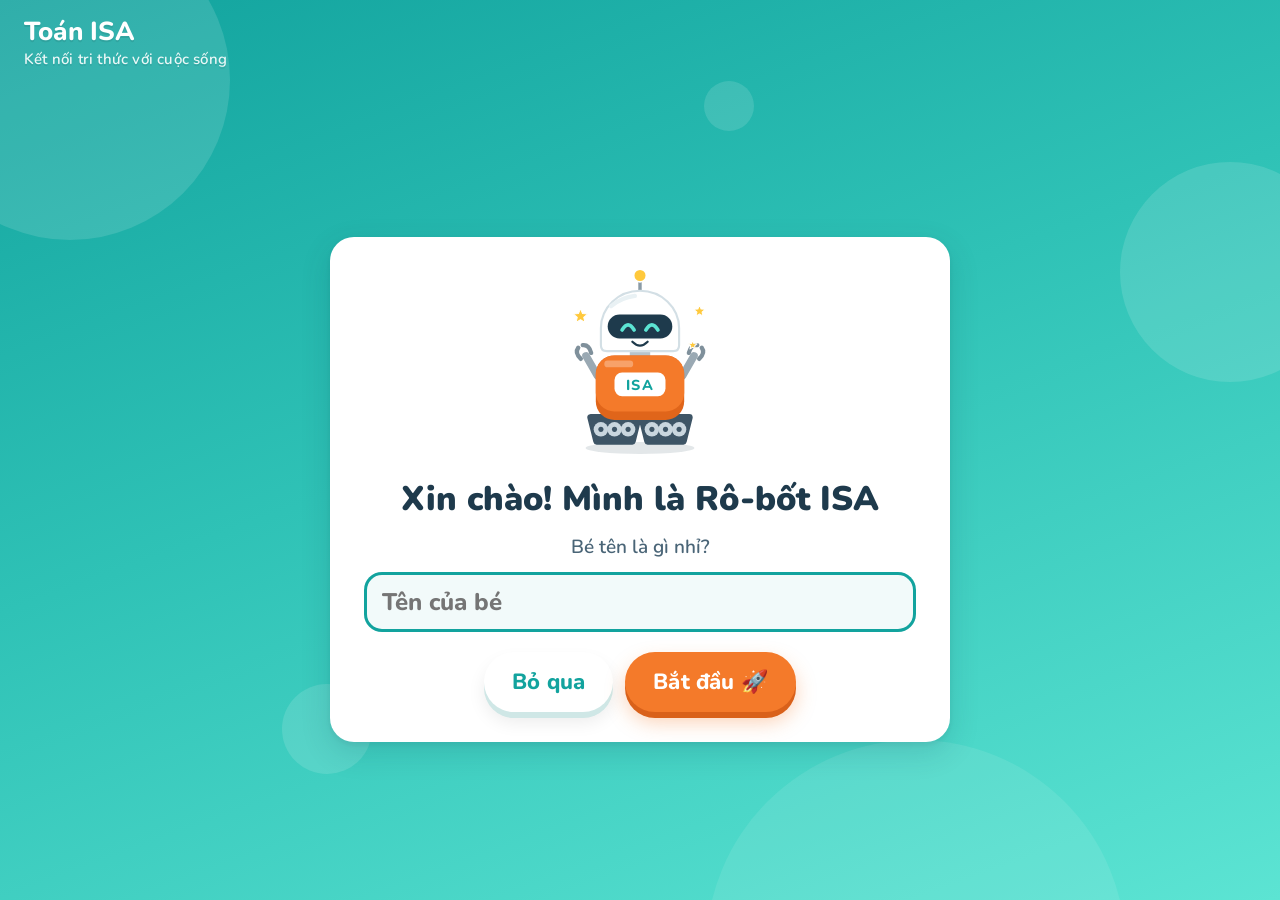
<file: index.html>
<!doctype html>
<html lang="vi">
<head>
<meta charset="utf-8">
<meta name="viewport" content="width=device-width, initial-scale=1, maximum-scale=1, user-scalable=no, viewport-fit=cover">
<title>Toán ISA</title>
<meta name="description" content="Luyện Toán lớp 2–5 theo SGK Kết nối tri thức với cuộc sống">
<meta name="theme-color" content="#12A39E">
<meta name="apple-mobile-web-app-capable" content="yes">
<meta name="mobile-web-app-capable" content="yes">
<meta name="apple-mobile-web-app-status-bar-style" content="black-translucent">
<meta name="apple-mobile-web-app-title" content="Toán ISA">
<link rel="manifest" href="manifest.webmanifest">
<link rel="icon" href="icons/icon.svg" type="image/svg+xml">
<link rel="apple-touch-icon" href="icons/apple-touch-icon.png">
<!-- Chalk handwriting font with Vietnamese glyphs; cached by the service worker for offline use. -->
<link rel="preconnect" href="https://fonts.googleapis.com">
<link rel="preconnect" href="https://fonts.gstatic.com" crossorigin>
<link rel="stylesheet" href="https://fonts.googleapis.com/css2?family=Patrick+Hand&display=swap">
<!-- Nunito: the app's own rounded font (user, 2026-11-24), the same on every device; one variable file covers 400–900 -->
<link rel="stylesheet" href="https://fonts.googleapis.com/css2?family=Nunito:wght@400..900&display=swap">
<link rel="stylesheet" href="https://fonts.googleapis.com/css2?family=Fredoka:wght@700&text=0123456789&display=swap">
<link rel="stylesheet" href="css/app.css">
</head>
<body>
<div class="bg-deco"><i></i><i></i><i></i><i></i><i></i></div>
<div id="app"></div>
<script src="js/util.js" charset="utf-8"></script>
<script src="js/visuals.js" charset="utf-8"></script>
<script src="js/content/lop1.js" charset="utf-8"></script>
<script src="js/content/lop2.js" charset="utf-8"></script>
<script src="js/content/lop3.js" charset="utf-8"></script>
<script src="js/content/lop4.js" charset="utf-8"></script>
<script src="js/content/lop5.js" charset="utf-8"></script>
<script src="js/content/dethi.js" charset="utf-8"></script>
<script src="js/content/dethi-lop1.js" charset="utf-8"></script>
<script src="js/content/nangcao.js" charset="utf-8"></script>
<script src="js/content/nangcao-lop1.js" charset="utf-8"></script>
<script src="js/content/nangcao-lop2.js" charset="utf-8"></script>
<script src="js/content/nangcao-lop3.js" charset="utf-8"></script>
<script src="js/content/nangcao-lop4.js" charset="utf-8"></script>
<script src="js/content/nangcao-lop5.js" charset="utf-8"></script>
<script src="js/content/dangtoan.js" charset="utf-8"></script>
<script src="js/content/dangtoan-lop1.js" charset="utf-8"></script>
<script src="js/content/dangtoan-lop2.js" charset="utf-8"></script>
<script src="js/content/dangtoan-lop3.js" charset="utf-8"></script>
<script src="js/content/dangtoan-lop4.js" charset="utf-8"></script>
<script src="js/content/dangtoan-lop5.js" charset="utf-8"></script>
<script src="js/content/lichsu.js" charset="utf-8"></script>
<script src="js/scratch.js" charset="utf-8"></script>
<script src="js/hand-cnn.js" charset="utf-8"></script>
<script src="js/hand.js" charset="utf-8"></script>
<script src="js/isa-voice.js" charset="utf-8"></script>
<script src="js/story.js" charset="utf-8"></script>
<script src="js/dangtoan.js" charset="utf-8"></script>
<script src="js/core.js" charset="utf-8"></script>
</body>
</html>
</file>
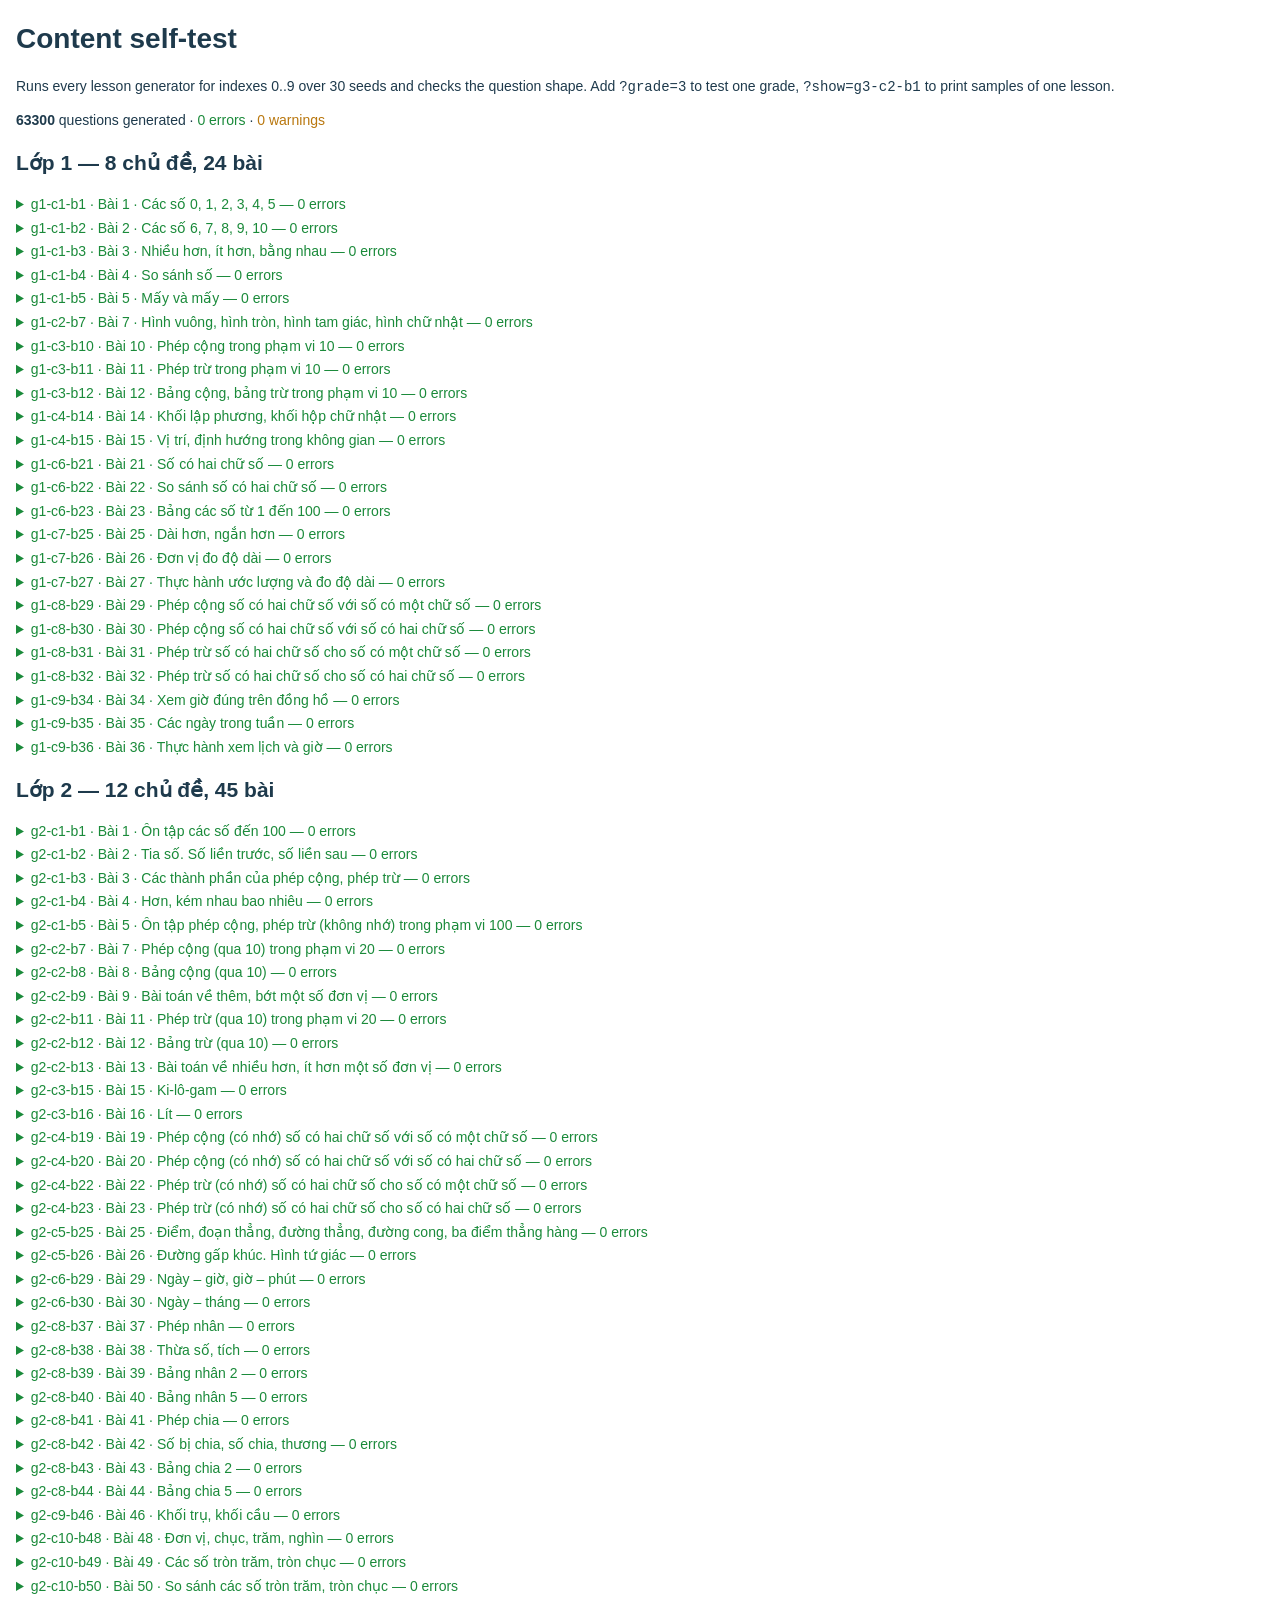
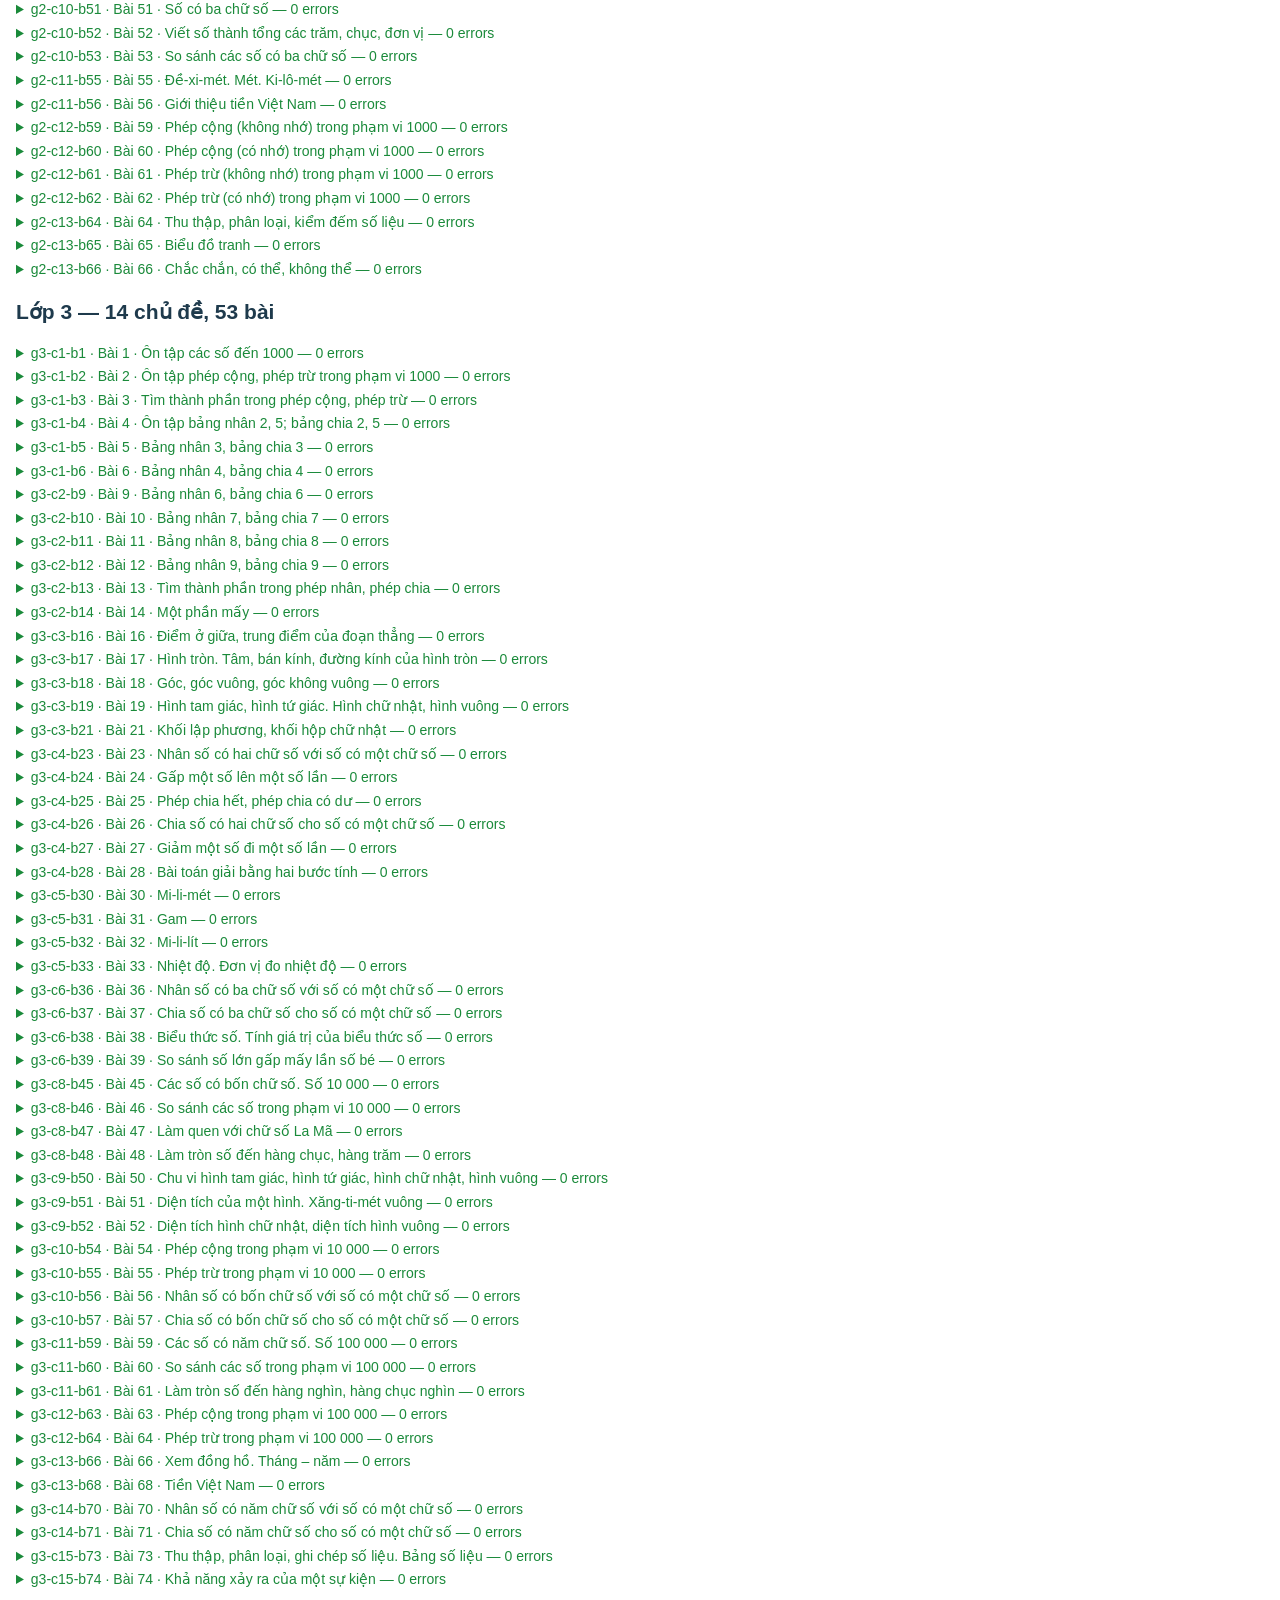
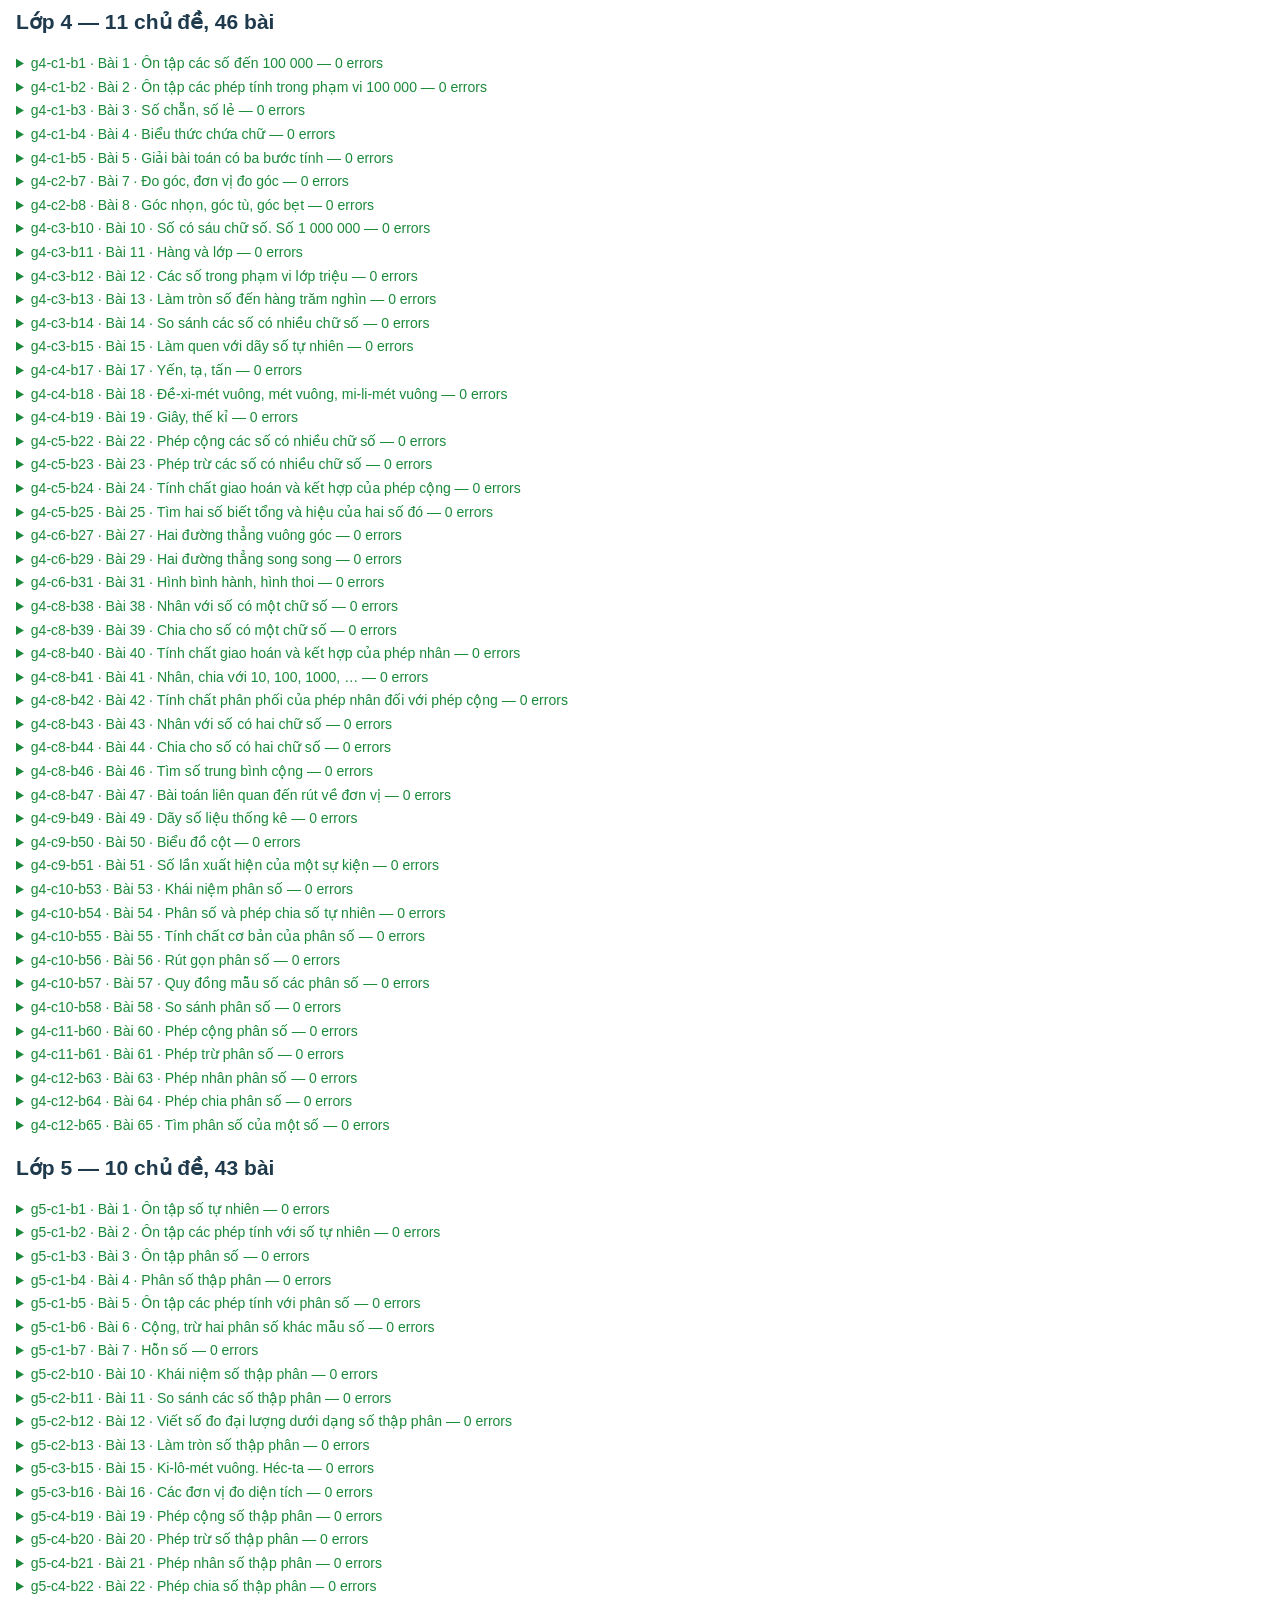
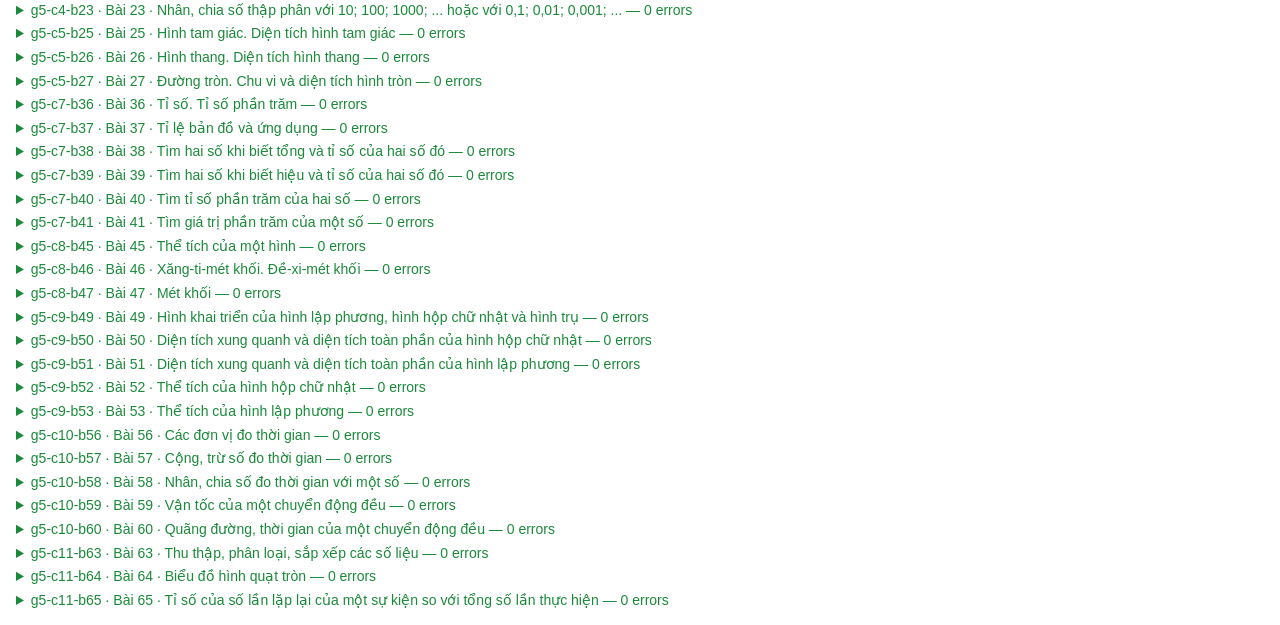
<file: test-content.html>
<!doctype html>
<html lang="vi">
<head>
<meta charset="utf-8">
<meta name="viewport" content="width=device-width, initial-scale=1">
<title>Content self-test</title>
<style>
  body { font: 14px/1.4 -apple-system, Segoe UI, sans-serif; margin: 16px; color: #1E3A4C; }
  .ok { color: #1a8a3a; } .bad { color: #c0392b; font-weight: 600; } .warn { color: #b9770e; }
  pre { white-space: pre-wrap; background: #f4f8f8; padding: 8px; border-radius: 8px; }
  details { margin: 4px 0; }
</style>
</head>
<body>
<h1>Content self-test</h1>
<p>Runs every lesson generator for indexes 0..9 over 30 seeds and checks the question shape.
Add <code>?grade=3</code> to test one grade, <code>?show=g3-c2-b1</code> to print samples of one lesson.</p>
<div id="out">running…</div>
<script src="js/util.js"></script>
<script src="js/visuals.js" onerror="window.__noV=true"></script>
<script src="js/content/lop1.js" onerror="console.warn('no lop1')"></script>
<script src="js/content/lop2.js" onerror="console.warn('no lop2')"></script>
<script src="js/content/lop3.js" onerror="console.warn('no lop3')"></script>
<script src="js/content/lop4.js" onerror="console.warn('no lop4')"></script>
<script src="js/content/lop5.js" onerror="console.warn('no lop5')"></script>
<script>
(function () {
  const q = new URLSearchParams(location.search);
  const onlyGrade = q.get('grade') ? Number(q.get('grade')) : null;
  const show = q.get('show');
  const out = document.getElementById('out');
  const lines = [];
  const vtypes = (window.V && V.types) ? new Set(V.types) : null;
  const KINDS = new Set(['choice', 'number', 'fraction', 'text', 'visual']);
  let total = 0, errors = 0, warns = 0;
  const ids = new Set();
  const esc = s => String(s).replace(/[&<>]/g, c => ({ '&': '&amp;', '<': '&lt;', '>': '&gt;' }[c]));

  function checkVisual(v, where, errs) {
    if (!v) return;
    if (!v.type) errs.push(where + ': visual without type');
    else if (vtypes && !vtypes.has(v.type)) errs.push(where + ': visual type not in V.types: ' + v.type);
  }

  for (const g of (window.CURRICULUM || []).sort((a, b) => a.grade - b.grade)) {
    if (onlyGrade && g.grade !== onlyGrade) continue;
    let nLessons = 0;
    const gLines = [];
    for (const t of g.topics) {
      if (ids.has(t.id)) gLines.push(`<div class=bad>duplicate id ${t.id}</div>`); ids.add(t.id);
      for (const L of t.lessons) {
        nLessons++;
        if (ids.has(L.id)) gLines.push(`<div class=bad>duplicate id ${L.id}</div>`); ids.add(L.id);
        const errs = [], w = [];
        (L.learn || []).forEach((c, k) => checkVisual(c.visual, 'learn[' + k + ']', errs));
        if (!L.learn || !L.learn.length) w.push('no learn cards');
        const prompts = new Set();
        const samples = [];
        for (let seed = 1; seed <= 30; seed++) {
          for (let i = 0; i < 10; i++) {
            total++;
            let qn;
            try { qn = L.gen(U.makeRng(seed * 1000 + i), i); }
            catch (e) { errs.push(`seed ${seed} i ${i}: throws ${e.message}`); continue; }
            const where = `seed ${seed} i ${i}`;
            if (!qn || !qn.prompt) { errs.push(where + ': no prompt'); continue; }
            prompts.add(qn.prompt);
            const a = qn.answer;
            if (!a || !KINDS.has(a.kind)) { errs.push(where + ': bad answer kind'); continue; }
            if (a.kind === 'choice' || a.kind === 'text') {
              if (!Array.isArray(a.options) || a.options.length < 2) errs.push(where + ': <2 options');
              else if (!(a.correct >= 0 && a.correct < a.options.length)) errs.push(where + ': correct index out of range');
              else if (new Set(a.options).size !== a.options.length) errs.push(where + ': duplicate options ' + a.options.join('|'));
            }
            if (a.kind === 'number' && !(typeof a.value === 'number' && isFinite(a.value))) errs.push(where + ': number value invalid');
            if (a.kind === 'number' && a.value < 0) errs.push(where + ': negative answer');
            if (a.kind === 'fraction' && !(a.den > 0)) errs.push(where + ': fraction den invalid');
            if (a.kind === 'visual' && typeof a.check !== 'function') errs.push(where + ': visual answer without check');
            if (a.kind === 'visual' && !(qn.visual)) errs.push(where + ': visual answer without visual');
            if (!qn.explain) w.push('missing explain');
            if (!qn.hint) w.push('missing hint');
            checkVisual(qn.visual, where, errs);
            checkVisual(qn.hintVisual, where + ' hint', errs);
            if (/NaN|undefined|Infinity/.test(JSON.stringify(qn))) errs.push(where + ': NaN/undefined in text: ' + qn.prompt);
            if (seed <= 2) samples.push(qn);
          }
        }
        if (prompts.size < 4) w.push('low variety: ' + prompts.size + ' distinct prompts');
        errors += errs.length; warns += new Set(w).size;
        const uniqErr = [...new Set(errs)].slice(0, 6);
        const cls = errs.length ? 'bad' : (w.length ? 'warn' : 'ok');
        let html = `<details${(errs.length || show === L.id) ? ' open' : ''}><summary class=${cls}>${esc(L.id)} · ${esc(L.book || '')} · ${esc(L.title)} — ${errs.length} errors${w.length ? ', ' + [...new Set(w)].join(', ') : ''}</summary>`;
        if (uniqErr.length) html += '<pre>' + esc(uniqErr.join('\n')) + '</pre>';
        if (show === L.id) html += '<pre>' + esc(samples.map(s => {
          const a = s.answer; let ans = a.kind === 'choice' || a.kind === 'text' ? a.options[a.correct] : a.kind === 'number' ? a.value + (a.unit ? ' ' + a.unit : '') : a.kind === 'fraction' ? a.num + '/' + a.den : '(visual)';
          return `${s.prompt}\n  → ${ans}${s.visual ? '  [' + s.visual.type + ']' : ''}\n  ${s.explain || ''}`;
        }).join('\n\n')) + '</pre>';
        gLines.push(html + '</details>');
      }
    }
    lines.push(`<h2>${esc(g.title)} — ${g.topics.length} chủ đề, ${nLessons} bài</h2>` + gLines.join(''));
  }
  out.innerHTML = `<p><b>${total}</b> questions generated · <span class=${errors ? 'bad' : 'ok'}>${errors} errors</span> · <span class=warn>${warns} warnings</span>${vtypes ? '' : ' · <span class=warn>visuals.js not loaded: visual types not checked</span>'}</p>` + lines.join('');
  window.__result = { total, errors, warns };
})();
</script>
</body>
</html>
</file>
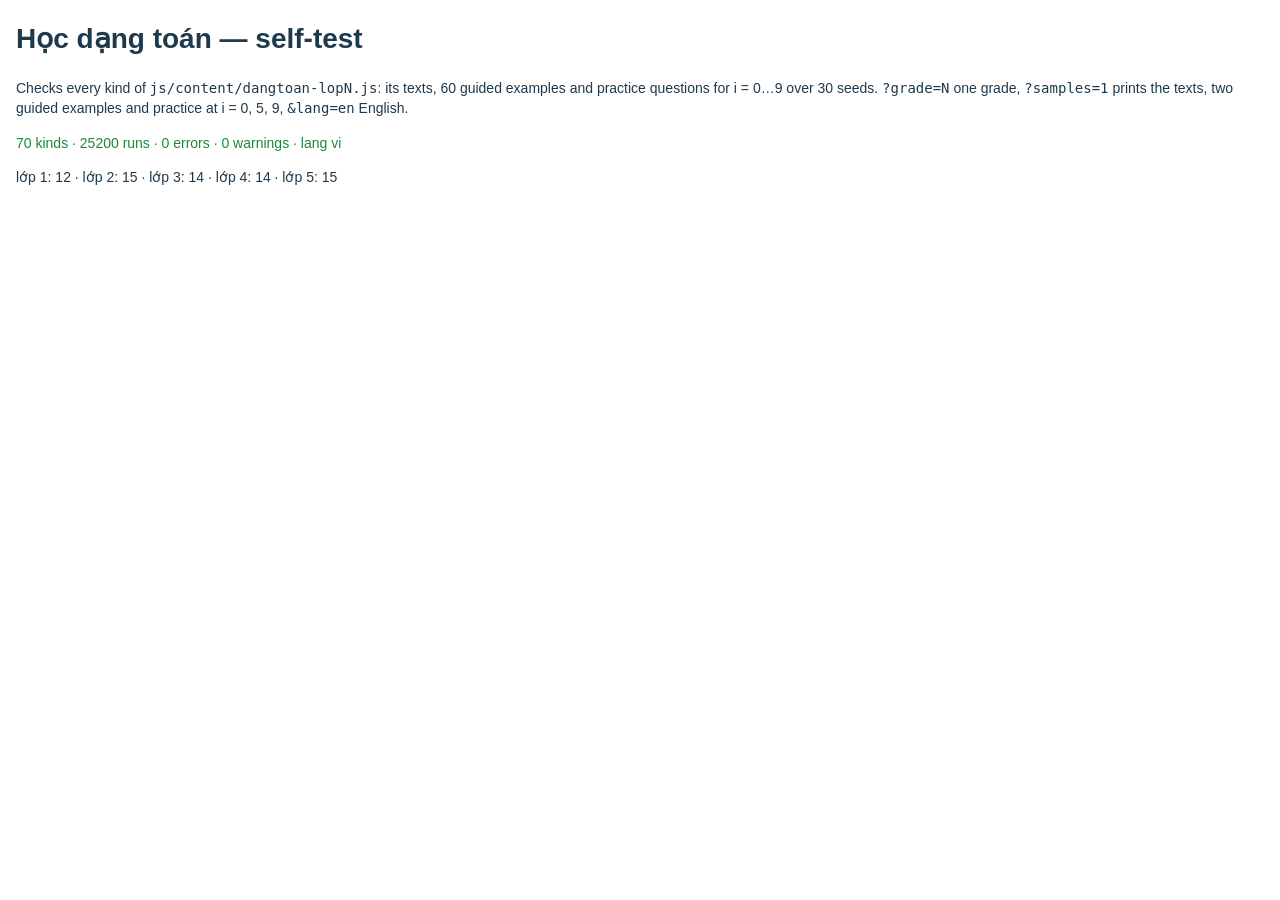
<file: test-dangtoan.html>
<!doctype html>
<html lang="vi">
<head>
<meta charset="utf-8">
<meta name="viewport" content="width=device-width, initial-scale=1">
<title>Dạng toán self-test</title>
<style>
  body { font: 14px/1.45 -apple-system, Segoe UI, sans-serif; margin: 16px; color: #1E3A4C; }
  .ok { color: #1a8a3a; } .bad { color: #c0392b; font-weight: 600; } .warn { color: #b9770e; }
  pre { white-space: pre-wrap; background: #f4f8f8; padding: 8px; border-radius: 8px; margin: 4px 0; }
  h3 { margin: 18px 0 4px; }
</style>
</head>
<body>
<h1>Học dạng toán — self-test</h1>
<p>Checks every kind of <code>js/content/dangtoan-lopN.js</code>: its texts, 60 guided examples and practice questions
for i = 0…9 over 30 seeds. <code>?grade=N</code> one grade, <code>?samples=1</code> prints the texts, two guided examples
and practice at i = 0, 5, 9, <code>&amp;lang=en</code> English.</p>
<div id="out">running…</div>
<script src="js/util.js"></script>
<script src="js/visuals.js" onerror="window.__noV=true"></script>
<script src="js/content/nangcao.js"></script>
<script src="js/content/nangcao-lop1.js"></script>
<script src="js/content/nangcao-lop2.js"></script>
<script src="js/content/nangcao-lop3.js"></script>
<script src="js/content/nangcao-lop4.js"></script>
<script src="js/content/nangcao-lop5.js"></script>
<script src="js/content/dangtoan.js"></script>
<script src="js/content/dangtoan-lop1.js" onerror="console.warn('no dangtoan-lop1')"></script>
<script src="js/content/dangtoan-lop2.js" onerror="console.warn('no dangtoan-lop2')"></script>
<script src="js/content/dangtoan-lop3.js" onerror="console.warn('no dangtoan-lop3')"></script>
<script src="js/content/dangtoan-lop4.js" onerror="console.warn('no dangtoan-lop4')"></script>
<script src="js/content/dangtoan-lop5.js" onerror="console.warn('no dangtoan-lop5')"></script>
<script>
(function () {
  const qs = new URLSearchParams(location.search);
  const onlyGrade = qs.get('grade') ? Number(qs.get('grade')) : null;
  const samples = qs.get('samples');
  const out = document.getElementById('out');
  const esc = s => String(s).replace(/[&<>]/g, c => ({ '&': '&amp;', '<': '&lt;', '>': '&gt;' }[c]));
  const MAXN = { 1: 100, 2: 1000, 3: 100000, 4: 1e9, 5: 1e12 };
  const lines = [];
  let errors = 0, warns = 0, kinds = 0, runs = 0;
  const bad = m => { errors++; if (errors < 200) lines.push(`<div class="bad">✗ ${esc(m)}</div>`); };
  const warn = m => { warns++; lines.push(`<div class="warn">⚠ ${esc(m)}</div>`); };
  const strOk = s => typeof s === 'string' && s.trim() && !/undefined|NaN|\[object|null|Infinity/.test(s);
  const numsIn = s => (String(s).match(/\d{1,3}(?:[  ]\d{3})+(?:,\d+)?|\d+(?:,\d+)?/g) || []).map(t => U.parseNum(t));
  const noYears = s => String(s).replace(/(năm|year|in|of)\s+\d{4}/gi, '');

  function checkAnswer(A, where, grade, allowFraction) {
    if (!A || !A.kind) return bad(`${where}: no answer`);
    if (A.kind === 'number') {
      if (typeof A.value !== 'number' || !isFinite(A.value) || A.value < 0) bad(`${where}: bad number ${A.value}`);
      else if (Math.abs(U.round(A.value, 3) - A.value) > 1e-9) bad(`${where}: more than 3 decimals ${A.value}`);
      else if (grade < 5 && !Number.isInteger(A.value)) bad(`${where}: decimal answer ${A.value} before lớp 5`);
      if (A.value > MAXN[grade]) bad(`${where}: ${A.value} beyond lớp ${grade}`);
    } else if (A.kind === 'choice' || A.kind === 'text') {
      const o = A.options || [];
      if (o.length < 2 || o.length > 4) bad(`${where}: ${o.length} options`);
      if (new Set(o).size !== o.length) bad(`${where}: repeated options ${o.join(' | ')}`);
      if (o.some(x => !strOk(String(x)))) bad(`${where}: empty option`);
      if (!(A.correct >= 0 && A.correct < o.length)) bad(`${where}: correct index ${A.correct}`);
    } else if (A.kind === 'fraction' && allowFraction) {
      if (!(Number.isInteger(A.num) && Number.isInteger(A.den) && A.den > 0 && A.num >= 0)) bad(`${where}: bad fraction ${A.num}/${A.den}`);
    } else bad(`${where}: answer kind ${A.kind} not allowed here`);
  }
  function checkVisual(v, where) {
    if (!v) return;
    if (!v.type) return bad(`${where}: visual without type`);
    if (window.V && V.types && !V.types.includes(v.type)) return bad(`${where}: unknown visual ${v.type}`);
    if (window.V && V.render) { try { V.render(v.type, v.params || {}, { theme: 'board' }); } catch (err) { bad(`${where}: visual fails: ${err.message}`); } }
  }
  const ansText = A => (A.kind === 'number' ? U.fmt(A.value) + (A.unit ? ' ' + A.unit : '') : A.kind === 'fraction' ? `${A.num}/${A.den}` : A.options.map((o, k) => (k === A.correct ? `[${o}]` : o)).join(' | '));

  const items = (window.DT && DT.items) || [];
  const ids = new Set();
  for (const e of items) {
    if (onlyGrade && e.grade !== onlyGrade) continue;
    kinds++;
    const w = e.id || '(no id)';
    if (!e.id || ids.has(e.id)) bad(`duplicate or missing id ${e.id}`); ids.add(e.id);
    if (!new RegExp(`^g${e.grade}-`).test(e.id || '')) bad(`${w}: id must start with g${e.grade}-`);
    if (e.sem !== 1 && e.sem !== 2) bad(`${w}: sem ${e.sem}`);
    if (!strOk(e.title)) bad(`${w}: no title`);
    if (!strOk(e.icon)) bad(`${w}: no icon`);
    if (!strOk(e.spot)) bad(`${w}: no spot`);
    if (e.tip != null && !strOk(e.tip)) bad(`${w}: bad tip`);
    if (!Array.isArray(e.steps) || e.steps.length < 2 || e.steps.length > 5 || e.steps.some(s => !strOk(s))) bad(`${w}: steps must be 2–5 strings`);
    if (e.lesson != null && !new RegExp(`^g${e.grade}-c\\d+-b\\d+$`).test(e.lesson)) bad(`${w}: lesson ${e.lesson}`);
    if (typeof e.guide !== 'function') bad(`${w}: no guide`);
    if (typeof e.practice !== 'function') bad(`${w}: no practice`);
    const shown = [];
    // guided examples
    const gPrompts = new Set();
    for (let s = 0; typeof e.guide === 'function' && s < 60; s++) {
      let g;
      try { g = e.guide(U.makeRng(500 + s * 7919)); } catch (err) { bad(`${w} guide seed ${s}: throws ${err.message}`); continue; }
      runs++;
      const where = `${w} guide seed ${s}`;
      if (!g || !strOk(g.prompt)) { bad(`${where}: no prompt`); continue; }
      gPrompts.add(g.prompt);
      if (!strOk(g.done)) bad(`${where}: no done`);
      checkVisual(g.visual, where);
      if (!Array.isArray(g.steps) || g.steps.length < 2 || g.steps.length > 5) { bad(`${where}: ${g.steps && g.steps.length} steps (2–5)`); continue; }
      g.steps.forEach((st, k) => {
        if (!strOk(st.ask)) bad(`${where} step ${k + 1}: no ask`);
        if (!strOk(st.say)) bad(`${where} step ${k + 1}: no say`);
        if (st.hint != null && !strOk(st.hint)) bad(`${where} step ${k + 1}: bad hint`);
        checkAnswer(st.answer, `${where} step ${k + 1}`, e.grade, false);
      });
      const big = numsIn(noYears([g.prompt, g.done, ...g.steps.map(st => st.ask + '\n' + st.say)].join('\n'))).filter(x => x > MAXN[e.grade]);
      if (big.length) bad(`${where}: number ${big[0]} beyond lớp ${e.grade}`);
      if (samples && s < 2) shown.push(`VÍ DỤ: ${g.prompt}\n` + g.steps.map((st, k) => `  ${k + 1}. ${st.ask} → ${ansText(st.answer)}\n     ${st.say}${st.hint ? '\n     (gợi ý: ' + st.hint + ')' : ''}`).join('\n') + `\n  ${g.done}`);
    }
    if (typeof e.guide === 'function' && gPrompts.size < 10) warn(`${w}: only ${gPrompts.size} different guided examples in 60 runs`);
    // practice
    for (let i = 0; typeof e.practice === 'function' && i < 10; i++) {
      const prompts = new Set();
      for (let s = 0; s < 30; s++) {
        let q;
        try { q = e.practice(U.makeRng(900 + s * 104729 + i * 31), i); } catch (err) { bad(`${w} practice i${i} seed ${s}: throws ${err.message}`); continue; }
        runs++;
        const where = `${w} practice i${i} seed ${s}`;
        if (!q || !strOk(q.prompt)) { bad(`${where}: no prompt`); continue; }
        prompts.add(q.prompt);
        if (!strOk(q.explain)) bad(`${where}: no explain`);
        if (q.hint != null && !strOk(q.hint)) bad(`${where}: bad hint`);
        checkAnswer(q.answer, where, e.grade, true);
        checkVisual(q.visual, where);
        const big = numsIn(noYears([q.prompt, q.explain].join('\n'))).filter(x => x > MAXN[e.grade]);
        if (big.length) bad(`${where}: number ${big[0]} beyond lớp ${e.grade}`);
        if (samples && s === 0 && (i === 0 || i === 5 || i === 9)) shown.push(`LUYỆN i=${i}: ${q.prompt}\n  → ${ansText(q.answer)}\n  ${q.explain}`);
      }
      if (prompts.size < 6) warn(`${w} practice i${i}: only ${prompts.size} different prompts in 30 runs`);
    }
    if (samples) {
      lines.push(`<h3>${esc(e.icon || '')} ${esc(e.title || '')} · ${esc(e.id)} · lớp ${e.grade} HK${e.sem}${e.lesson ? ' · ' + esc(e.lesson) : ''}</h3>`);
      lines.push(`<pre>${esc('NHẬN BIẾT: ' + e.spot + '\n' + (e.steps || []).join('\n') + (e.tip ? '\nLƯU Ý: ' + e.tip : ''))}</pre>`);
      shown.forEach(t => lines.push(`<pre>${esc(t)}</pre>`));
    }
  }
  const per = {};
  for (const e of items) per[`lớp ${e.grade}`] = (per[`lớp ${e.grade}`] || 0) + 1;
  out.innerHTML = `<p class="${errors ? 'bad' : 'ok'}">${kinds} kinds · ${runs} runs · ${errors} errors · ${warns} warnings · lang ${U.LANG}</p>`
    + `<p>${Object.entries(per).sort().map(([k, v]) => `${k}: ${v}`).join(' · ')}</p>` + lines.join('');
  window.__dt = { kinds, runs, errors, warns };
})();
</script>
</body>
</html>
</file>
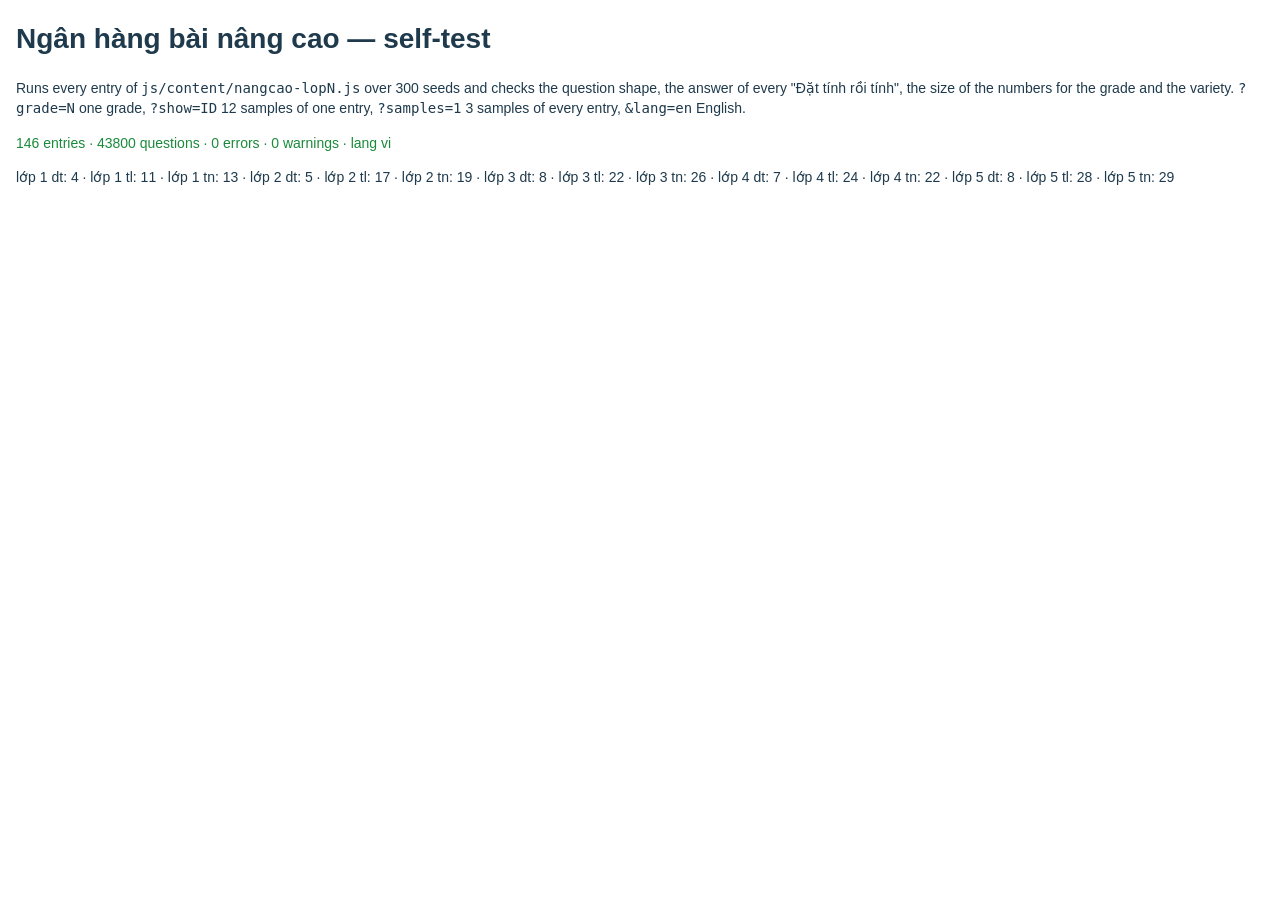
<file: test-nangcao.html>
<!doctype html>
<html lang="vi">
<head>
<meta charset="utf-8">
<meta name="viewport" content="width=device-width, initial-scale=1">
<title>Nâng cao self-test</title>
<style>
  body { font: 14px/1.45 -apple-system, Segoe UI, sans-serif; margin: 16px; color: #1E3A4C; }
  .ok { color: #1a8a3a; } .bad { color: #c0392b; font-weight: 600; } .warn { color: #b9770e; }
  pre { white-space: pre-wrap; background: #f4f8f8; padding: 8px; border-radius: 8px; margin: 4px 0; }
  h3 { margin: 18px 0 4px; }
</style>
</head>
<body>
<h1>Ngân hàng bài nâng cao — self-test</h1>
<p>Runs every entry of <code>js/content/nangcao-lopN.js</code> over 300 seeds and checks the question shape, the answer of
every "Đặt tính rồi tính", the size of the numbers for the grade and the variety. <code>?grade=N</code> one grade,
<code>?show=ID</code> 12 samples of one entry, <code>?samples=1</code> 3 samples of every entry, <code>&amp;lang=en</code> English.</p>
<div id="out">running…</div>
<script src="js/util.js"></script>
<script src="js/visuals.js" onerror="window.__noV=true"></script>
<script src="js/content/nangcao.js"></script>
<script src="js/content/nangcao-lop1.js" onerror="console.warn('no nangcao-lop1')"></script>
<script src="js/content/nangcao-lop2.js" onerror="console.warn('no nangcao-lop2')"></script>
<script src="js/content/nangcao-lop3.js" onerror="console.warn('no nangcao-lop3')"></script>
<script src="js/content/nangcao-lop4.js" onerror="console.warn('no nangcao-lop4')"></script>
<script src="js/content/nangcao-lop5.js" onerror="console.warn('no nangcao-lop5')"></script>
<script>
(function () {
  const qs = new URLSearchParams(location.search);
  const onlyGrade = qs.get('grade') ? Number(qs.get('grade')) : null;
  const show = qs.get('show'), samples = qs.get('samples');
  const out = document.getElementById('out');
  const esc = s => String(s).replace(/[&<>]/g, c => ({ '&': '&amp;', '<': '&lt;', '>': '&gt;' }[c]));
  const TERMS = { 1: ['cuoi-hk1', 'cuoi-nam'], 2: ['cuoi-hk1', 'cuoi-nam'], 3: ['cuoi-hk1', 'cuoi-nam'], 4: ['giua-hk1', 'cuoi-hk1', 'giua-hk2', 'cuoi-nam'], 5: ['giua-hk1', 'cuoi-hk1', 'giua-hk2', 'cuoi-nam'] };
  const MAXN = { 1: 100, 2: 1000, 3: 100000, 4: 1e9, 5: 1e12 };   // largest number a grade reads and writes
  const SEEDS = 300;
  const lines = [];
  let errors = 0, warns = 0, entries = 0, runs = 0;
  const bad = (m) => { errors++; lines.push(`<div class="bad">✗ ${esc(m)}</div>`); };
  const warn = (m) => { warns++; lines.push(`<div class="warn">⚠ ${esc(m)}</div>`); };
  // numbers as the app writes them: 12 345 (thin or no-break space), 3,5
  const numsIn = s => (String(s).match(/\d{1,3}(?:[  ]\d{3})+(?:,\d+)?|\d+(?:,\d+)?/g) || []).map(t => U.parseNum(t));
  const strOk = s => typeof s === 'string' && s.trim() && !/undefined|NaN|\[object|null|Infinity/.test(s);
  // years in dates ("năm 2027") are read as a whole and do not count against the grade's number range
  const text = q => [q.prompt, q.explain, q.hint, ...((q.answer && q.answer.options) || [])].filter(Boolean).join('\n').replace(/(năm|year|in|of)\s+\d{4}/gi, '');

  function checkQ(e, q, seed) {
    const where = `${e.id} seed ${seed}`;
    if (!q || typeof q !== 'object') return bad(`${where}: no question`);
    if (!strOk(q.prompt)) return bad(`${where}: bad prompt ${q.prompt}`);
    if (!strOk(q.explain)) bad(`${where}: no explain`);
    if (q.hint != null && !strOk(q.hint)) bad(`${where}: bad hint`);
    const A = q.answer;
    if (!A || !A.kind) return bad(`${where}: no answer`);
    if (A.kind === 'number') {
      if (typeof A.value !== 'number' || !isFinite(A.value) || A.value < 0) bad(`${where}: bad number answer ${A.value}`);
      else if (Math.abs(U.round(A.value, 3) - A.value) > 1e-9) bad(`${where}: answer has more than 3 decimals ${A.value}`);
      if (A.unit != null && !strOk(A.unit)) bad(`${where}: bad unit`);
    } else if (A.kind === 'choice' || A.kind === 'text') {
      const o = A.options || [];
      if (o.length < 2 || o.length > 4) bad(`${where}: ${o.length} options`);
      if (new Set(o).size !== o.length) bad(`${where}: repeated options ${o.join(' | ')}`);
      if (o.some(x => !strOk(String(x)))) bad(`${where}: empty option`);
      if (!(A.correct >= 0 && A.correct < o.length)) bad(`${where}: correct index ${A.correct}`);
    } else if (A.kind === 'fraction') {
      if (!(Number.isInteger(A.num) && Number.isInteger(A.den) && A.den > 0 && A.num >= 0)) bad(`${where}: bad fraction ${A.num}/${A.den}`);
    } else bad(`${where}: answer kind ${A.kind} not allowed`);
    if (q.visual) {
      if (!q.visual.type) bad(`${where}: visual without type`);
      else if (window.V && V.types && !V.types.includes(q.visual.type)) bad(`${where}: unknown visual ${q.visual.type}`);
      else if (window.V && V.render) { try { V.render(q.visual.type, q.visual.params || {}, { theme: 'paper' }); } catch (err) { bad(`${where}: visual fails: ${err.message}`); } }
    }
    // "Đặt tính rồi tính": the answer must be the calculation
    if ((e.kinds || []).includes('dt') && e.__dt) {
      const m = /([\d  ,]+)\s*([+−×:])\s*([\d  ,]+)\s*$/.exec(q.prompt.split('\n').pop());
      if (!m) bad(`${where}: dt prompt is not "a op b": ${q.prompt}`);
      else {
        const a = U.parseNum(m[1]), b = U.parseNum(m[3]), op = m[2];
        const r = op === '+' ? a + b : op === '−' ? a - b : op === '×' ? a * b : a / b;
        if (A.kind !== 'number' || Math.abs(U.round(r, 6) - A.value) > 1e-9) bad(`${where}: dt answer ${A.value} ≠ ${U.round(r, 6)} (${q.prompt.replace(/\n/g, ' ')})`);
        if (r < 0) bad(`${where}: negative result`);
      }
    }
    // numbers the grade can read
    const mx = MAXN[e.grade];
    const big = numsIn(text(q)).concat(A.kind === 'number' ? [A.value] : []).filter(x => x > mx);
    if (big.length) bad(`${where}: number ${big[0]} beyond lớp ${e.grade}`);
  }

  const items = (window.NC && NC.items) || [];
  const ids = new Set();
  for (const e of items) {
    if (onlyGrade && e.grade !== onlyGrade) continue;
    if (show && e.id !== show) continue;
    entries++;
    if (!e.id || ids.has(e.id)) bad(`duplicate or missing id ${e.id}`); ids.add(e.id);
    if (!TERMS[e.grade] || !TERMS[e.grade].includes(e.from)) bad(`${e.id}: from "${e.from}" is not a test of lớp ${e.grade}`);
    if (!Array.isArray(e.kinds) || !e.kinds.length || e.kinds.some(k => !['tn', 'tl', 'dt'].includes(k))) bad(`${e.id}: kinds ${e.kinds}`);
    if (e.kinds && e.kinds.includes('dt') && e.kinds.length > 1) bad(`${e.id}: a dt entry is only dt`);
    if (e.lesson != null && !new RegExp(`^g${e.grade}-c\\d+-b\\d+$`).test(e.lesson)) bad(`${e.id}: lesson ${e.lesson}`);
    if (typeof e.gen !== 'function') { bad(`${e.id}: no gen`); continue; }
    e.__dt = (e.kinds || []).includes('dt');
    const prompts = new Set(), shown = [];
    for (let s = 0; s < SEEDS; s++) {
      let q;
      try { q = e.gen(U.makeRng(1000 + s * 7919)); } catch (err) { bad(`${e.id} seed ${s}: throws ${err.message}`); continue; }
      runs++;
      checkQ(e, q, s);
      if (q && q.prompt) prompts.add(q.prompt);
      if (q && shown.length < (show ? 12 : samples ? 3 : 0)) shown.push(q);
    }
    if (prompts.size < 15) warn(`${e.id}: only ${prompts.size} different prompts in ${SEEDS} runs`);
    if (shown.length) {
      lines.push(`<h3>${esc(e.id)} · lớp ${e.grade} · ${esc(e.from)} · ${esc(e.kinds.join('/'))}${e.lesson ? ' · ' + esc(e.lesson) : ''}</h3>`);
      for (const q of shown) {
        const A = q.answer;
        const ans = A.kind === 'number' ? U.fmt(A.value) + (A.unit ? ' ' + A.unit : '') : A.kind === 'fraction' ? `${A.num}/${A.den}` : A.options.map((o, k) => (k === A.correct ? `[${o}]` : o)).join(' | ');
        lines.push(`<pre>${esc(q.prompt)}\n→ ${esc(ans)}\n${esc(q.explain || '')}</pre>`);
      }
    }
  }
  const per = {};
  for (const e of items) for (const k of e.kinds || []) { const key = `lớp ${e.grade} ${k}`; per[key] = (per[key] || 0) + 1; }
  out.innerHTML = `<p class="${errors ? 'bad' : 'ok'}">${entries} entries · ${runs} questions · ${errors} errors · ${warns} warnings · lang ${U.LANG}</p>`
    + `<p>${Object.entries(per).sort().map(([k, v]) => `${k}: ${v}`).join(' · ')}</p>` + lines.slice(0, 400).join('');
  window.__nc = { entries, runs, errors, warns };
})();
</script>
</body>
</html>
</file>
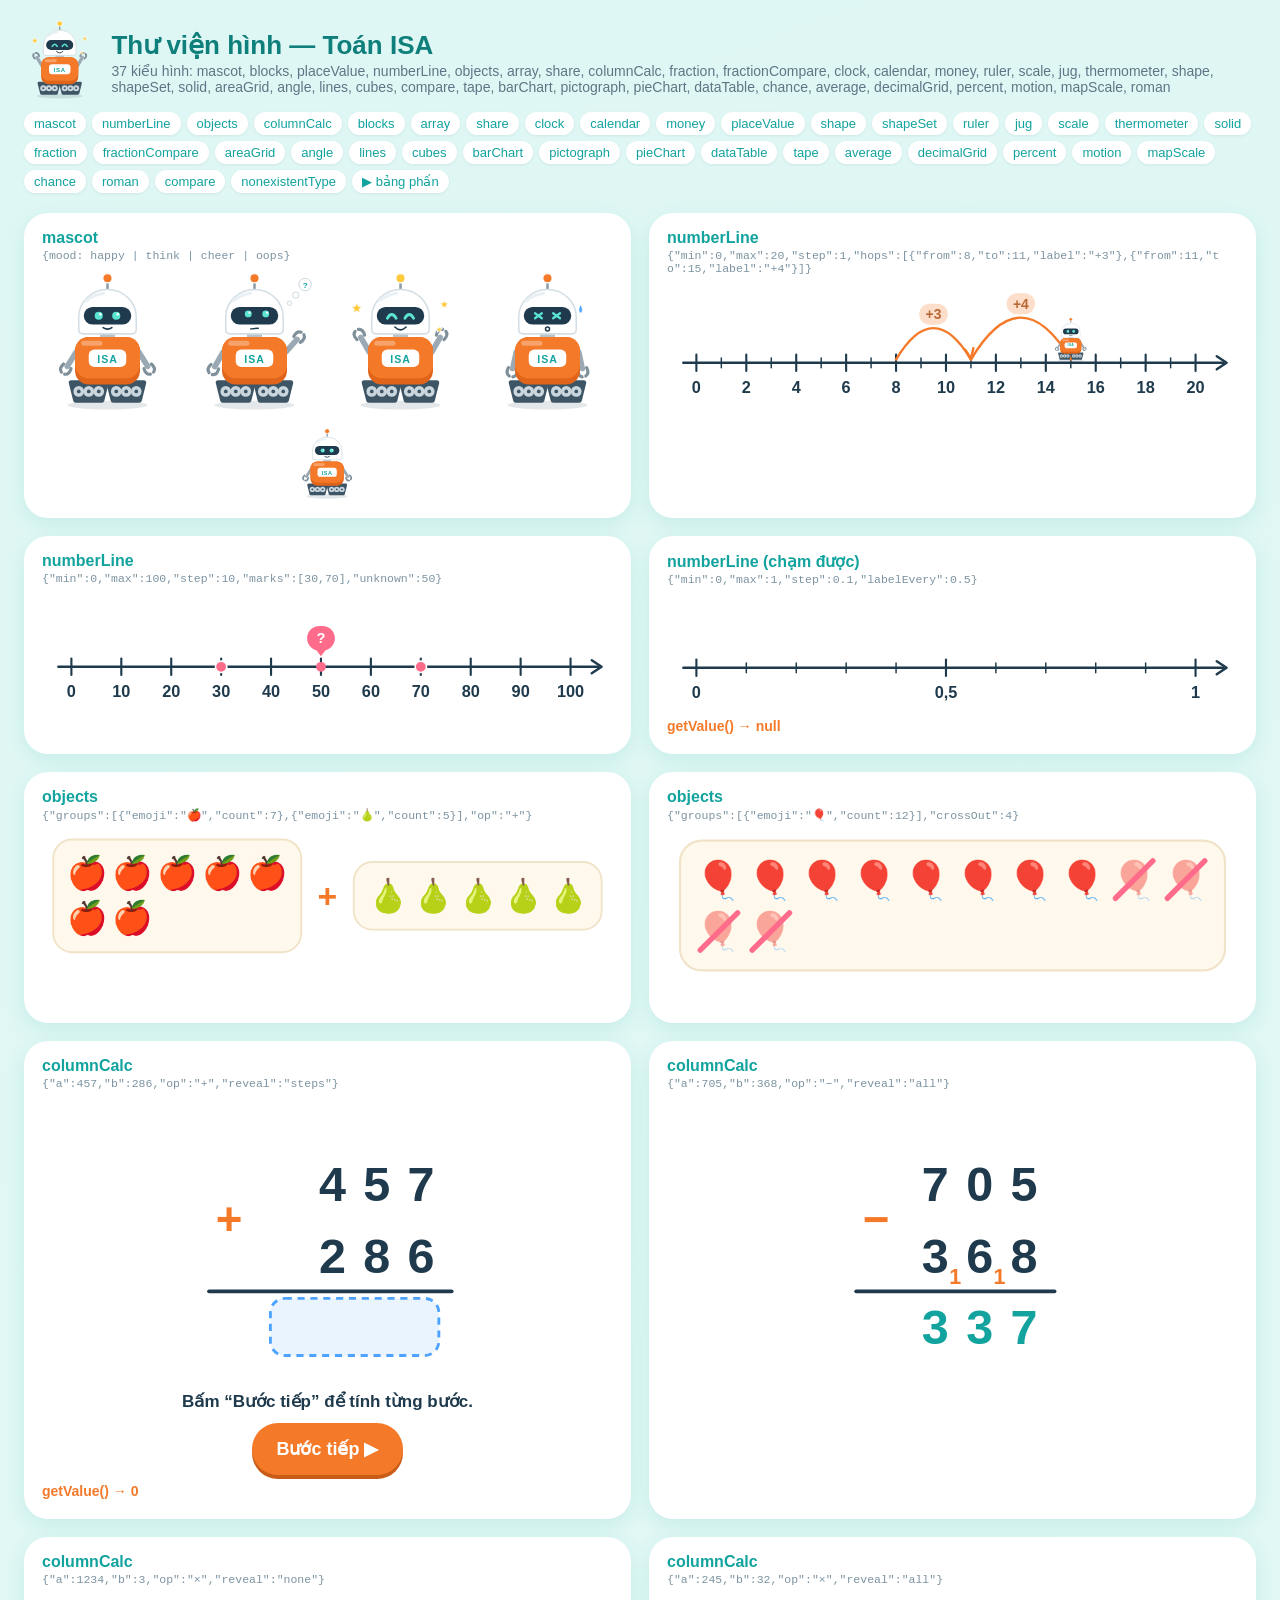
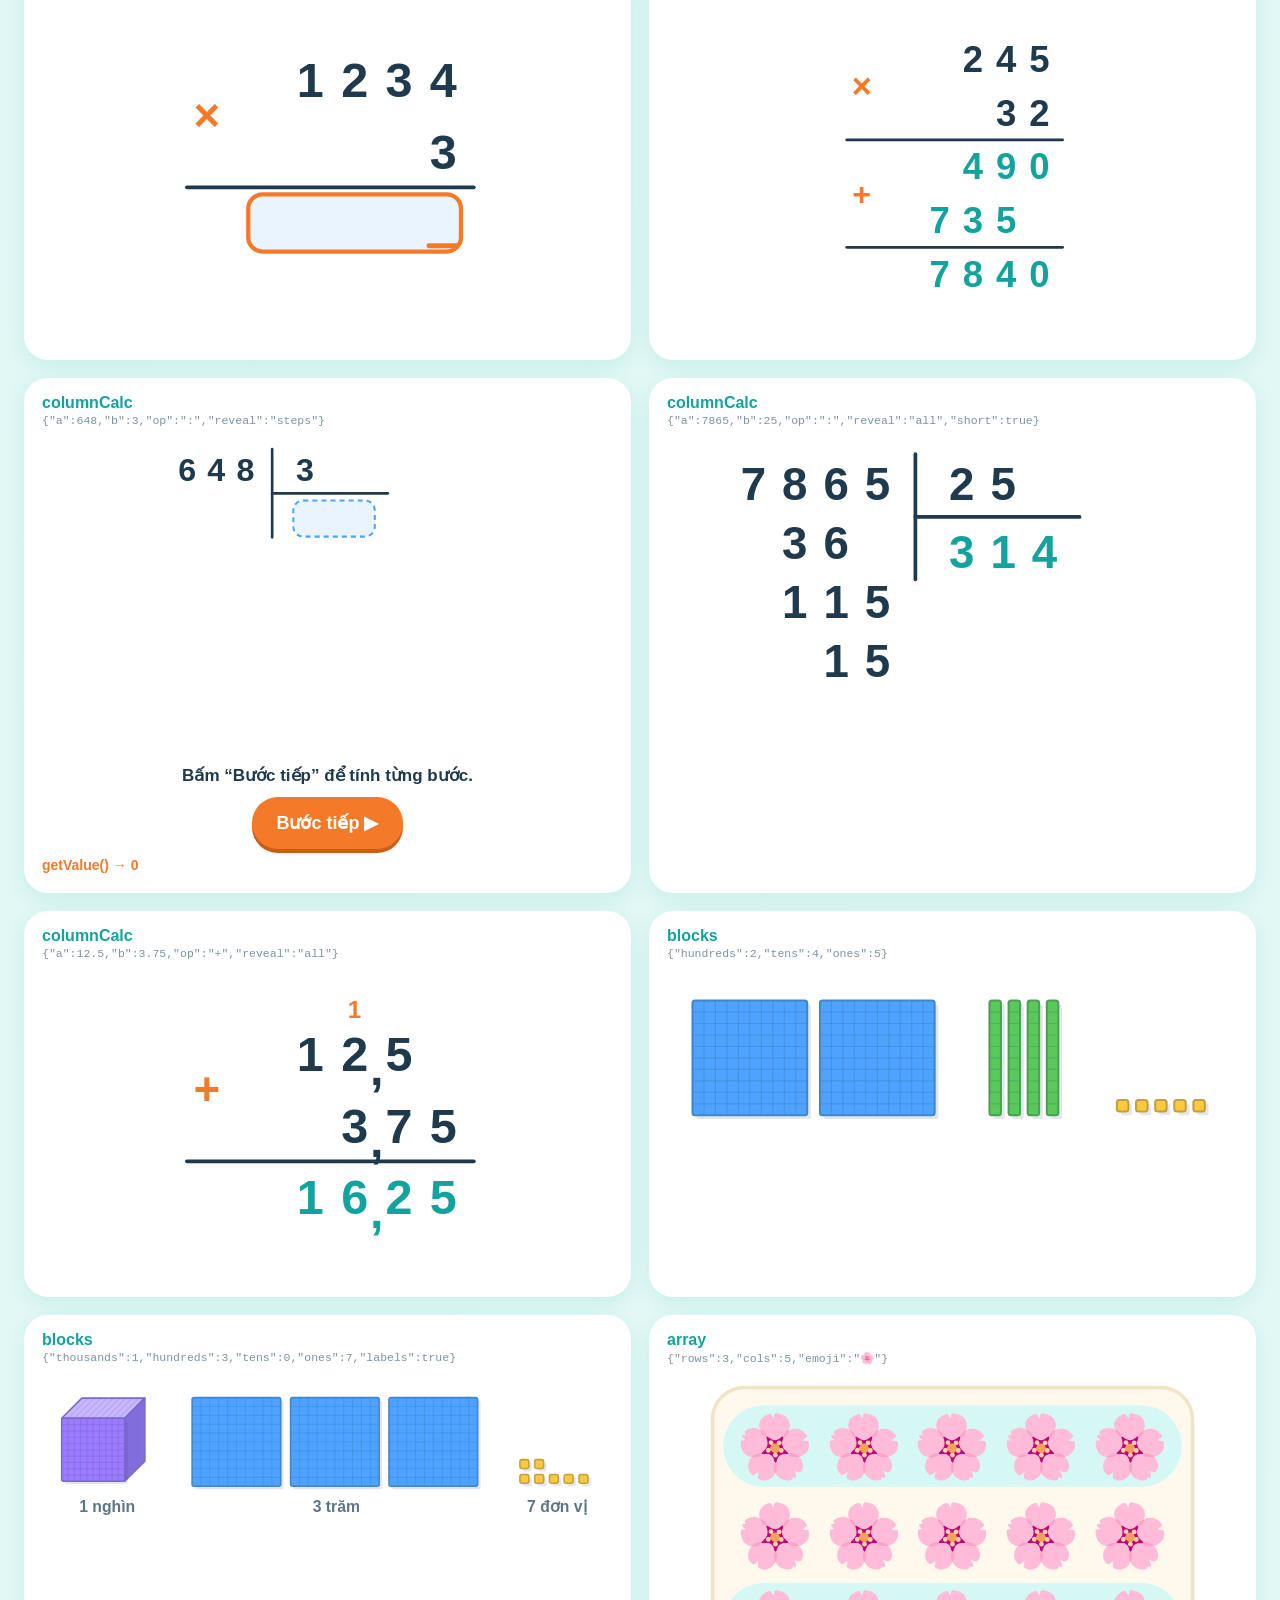
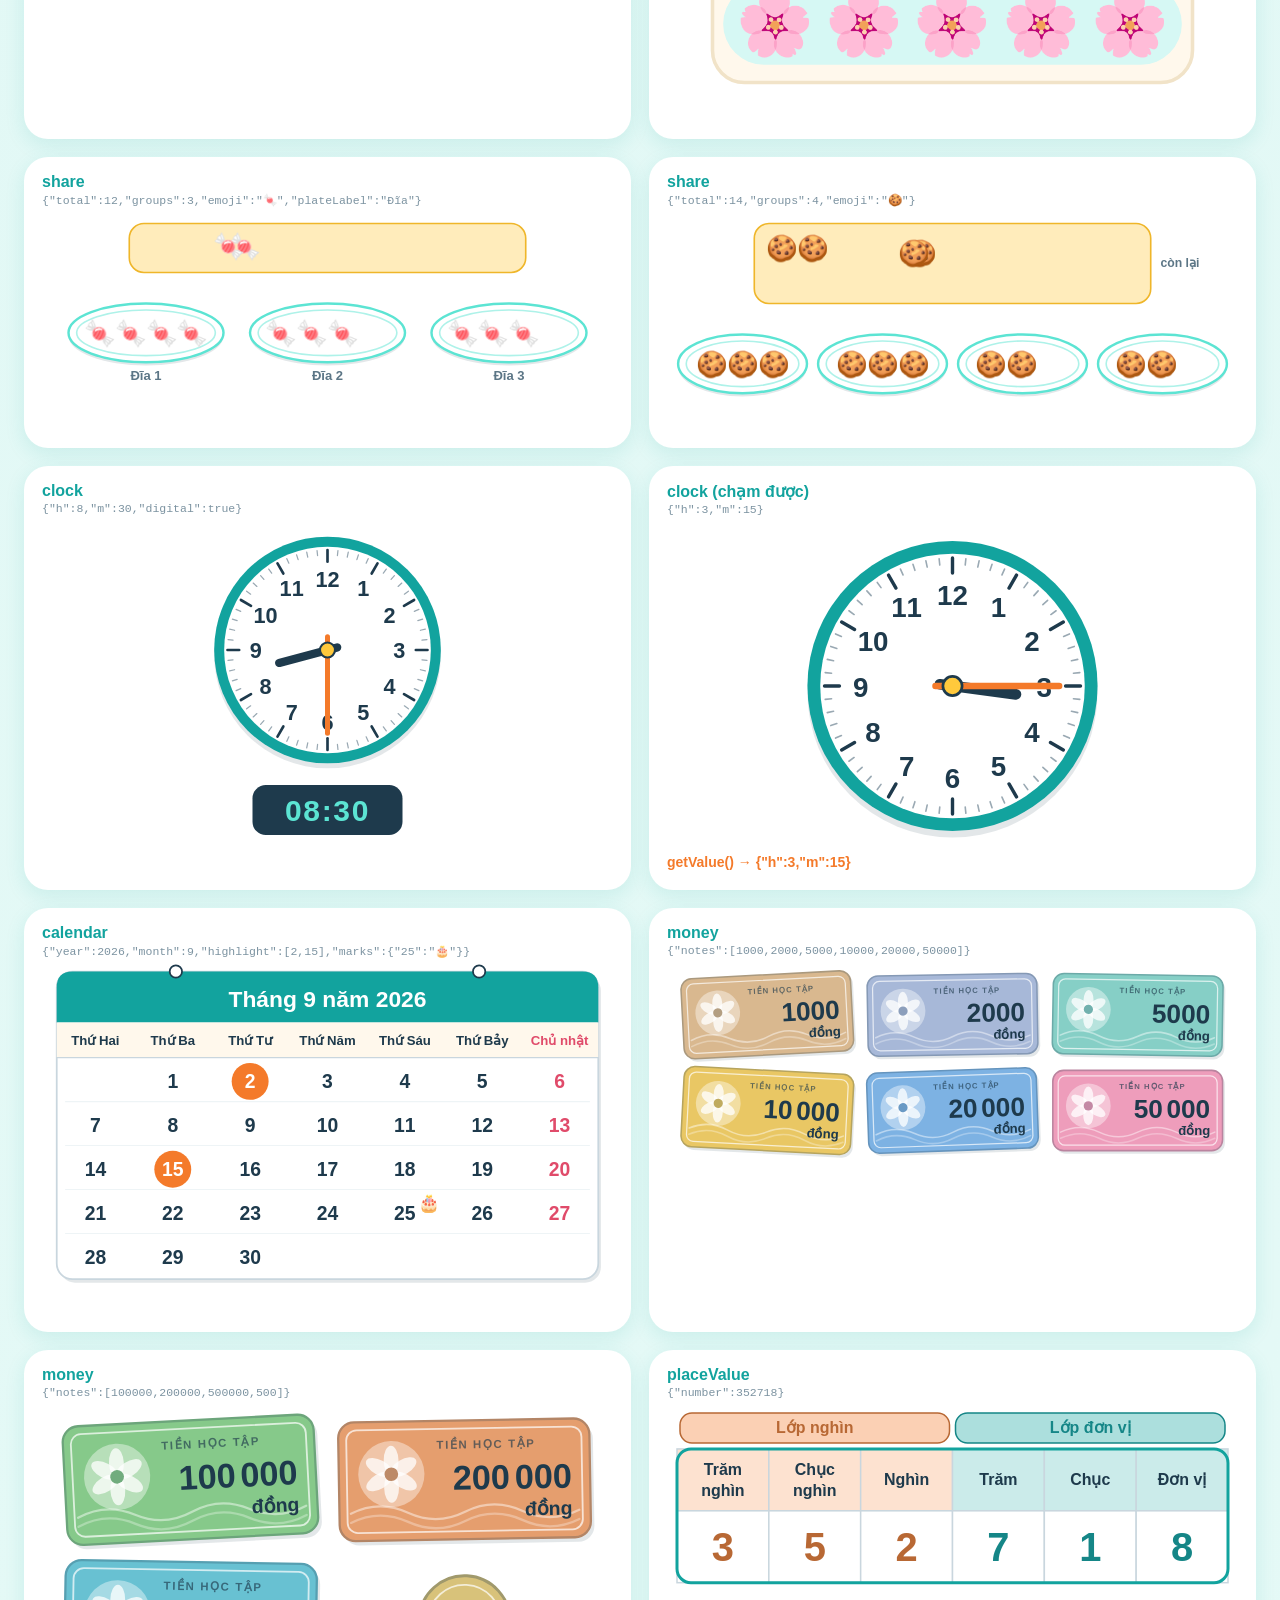
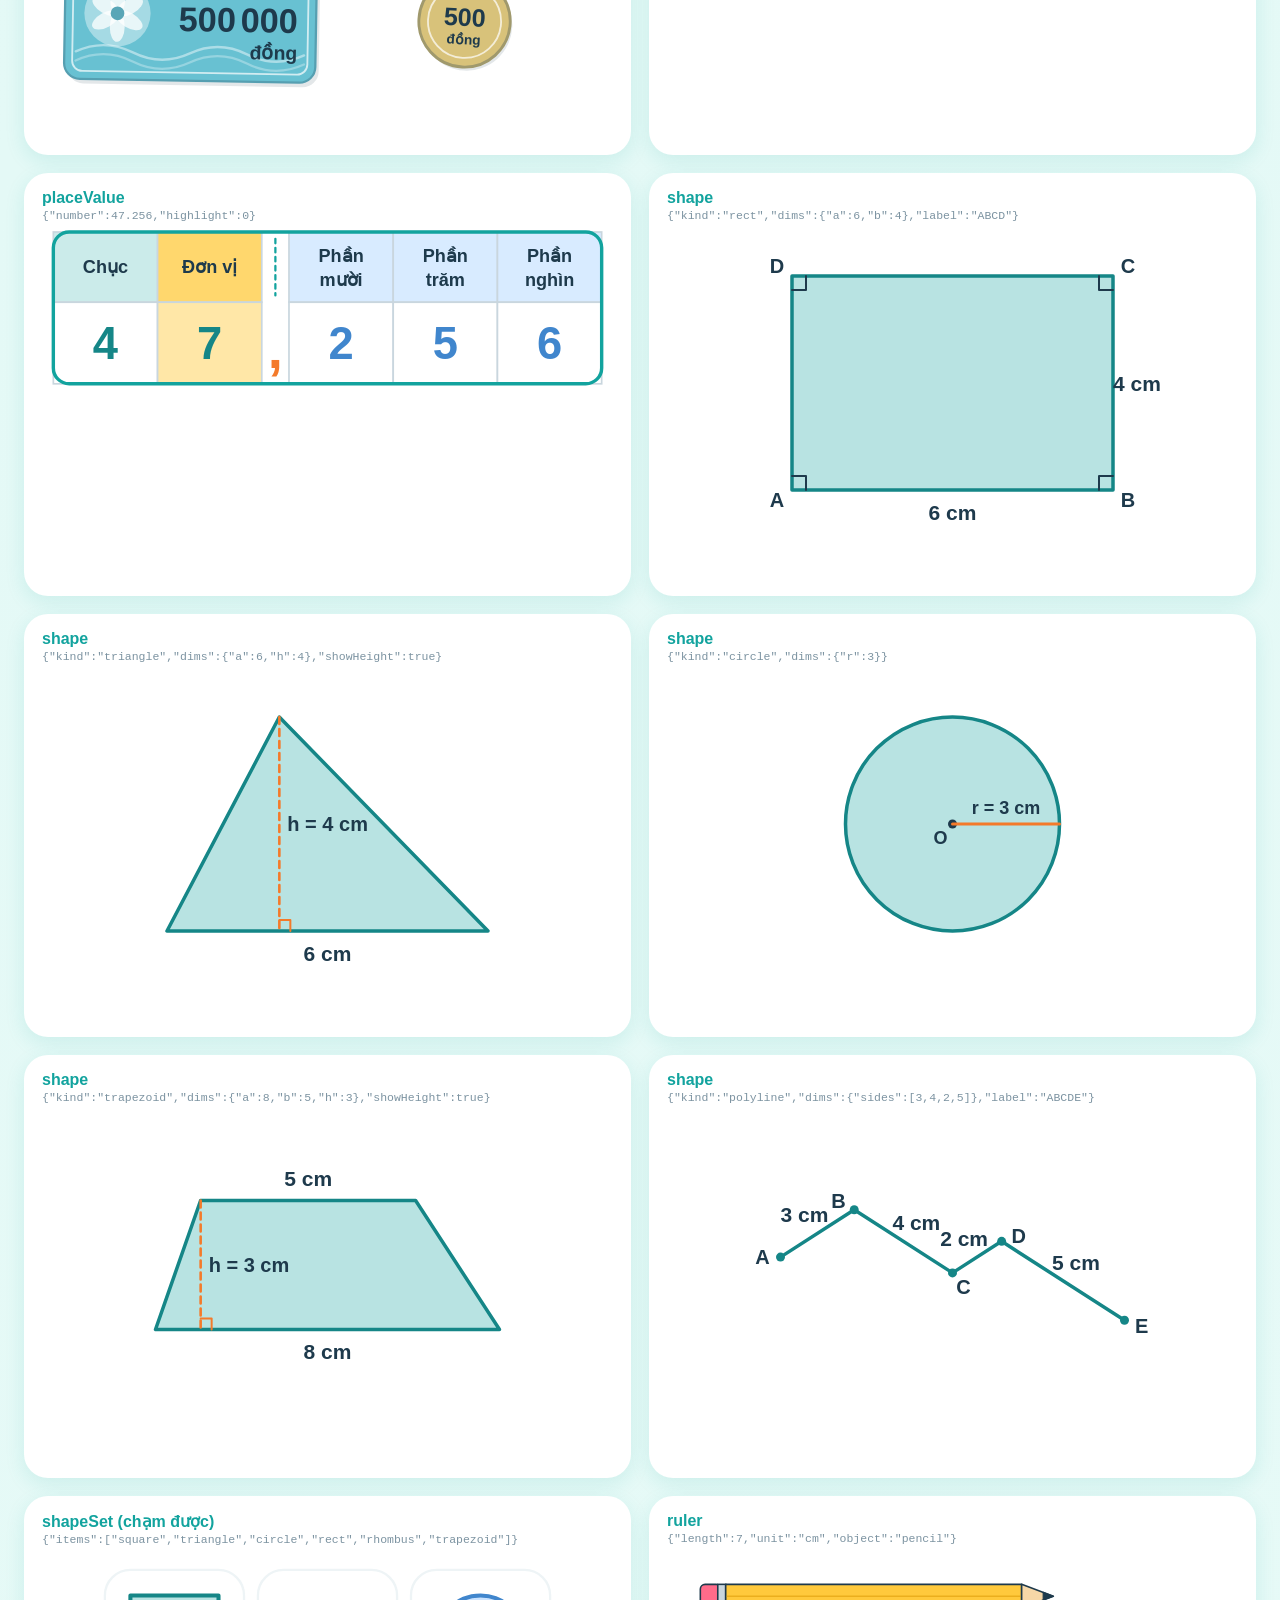
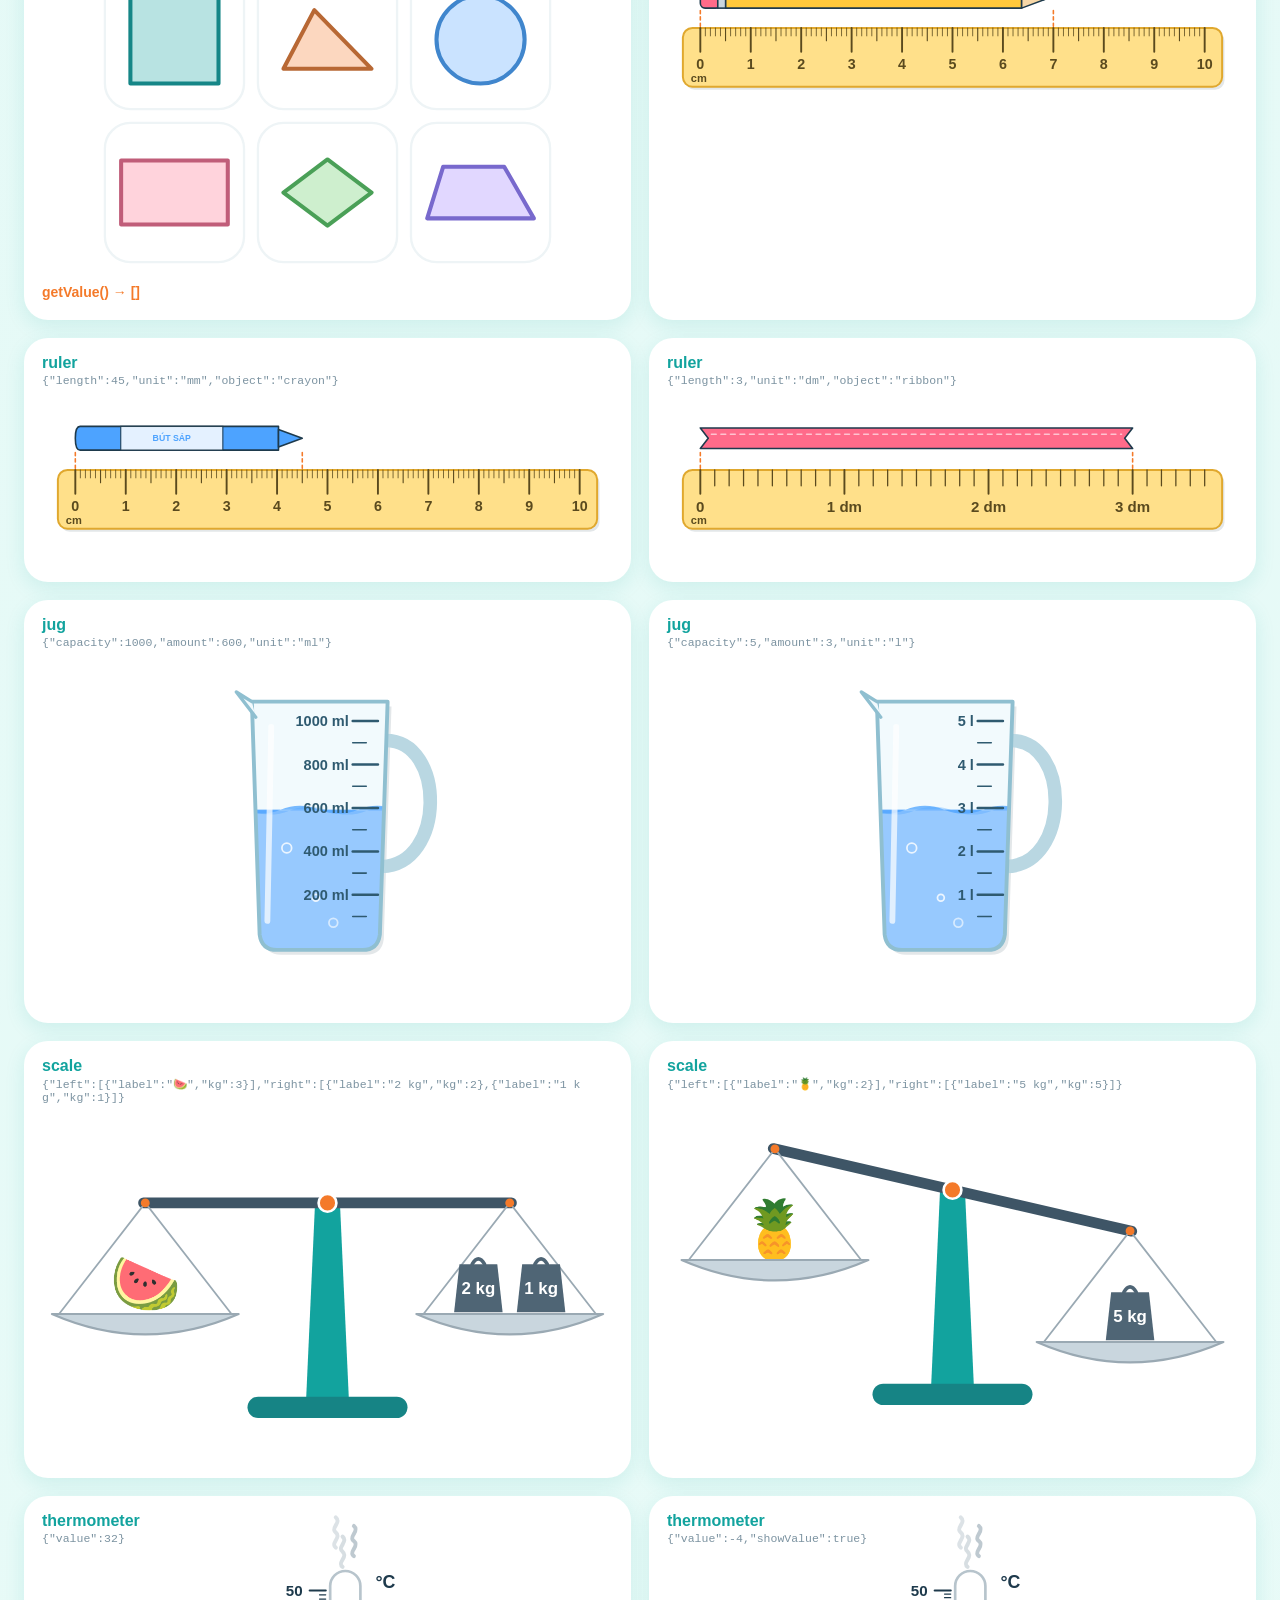
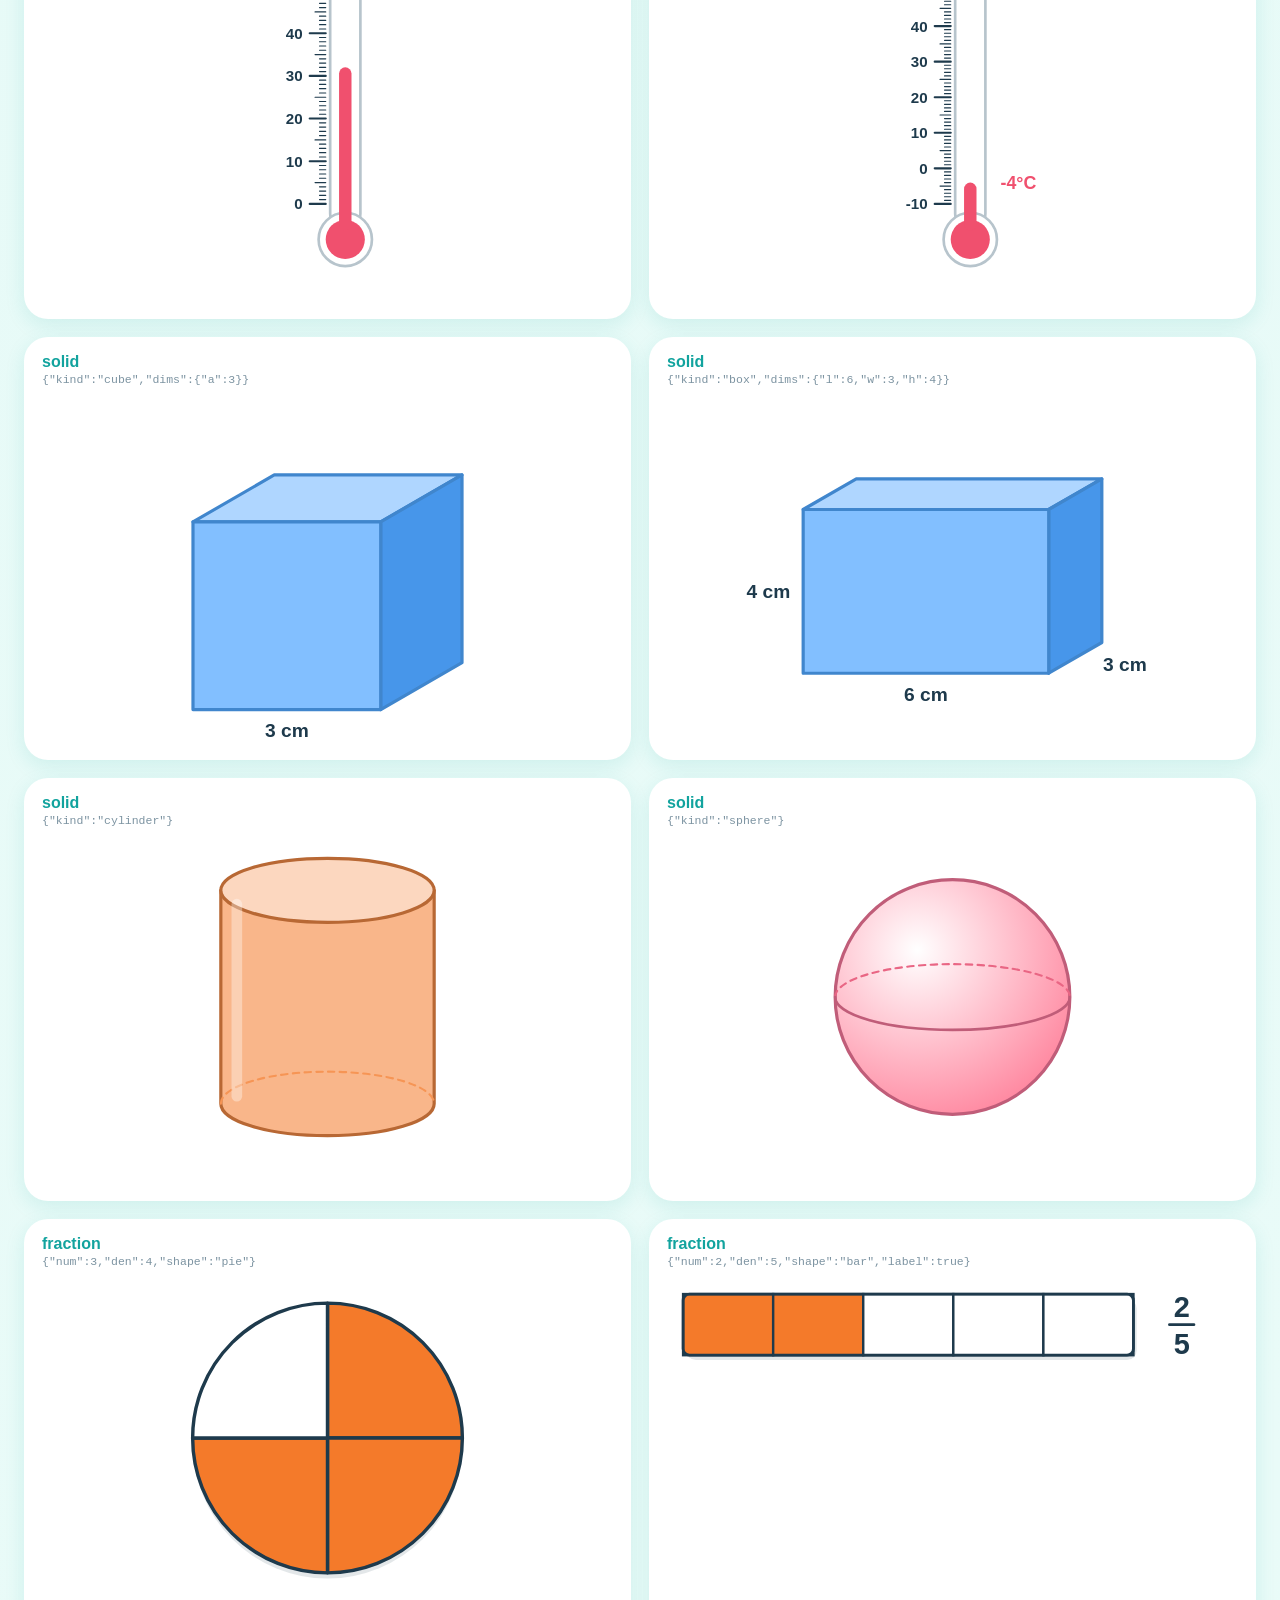
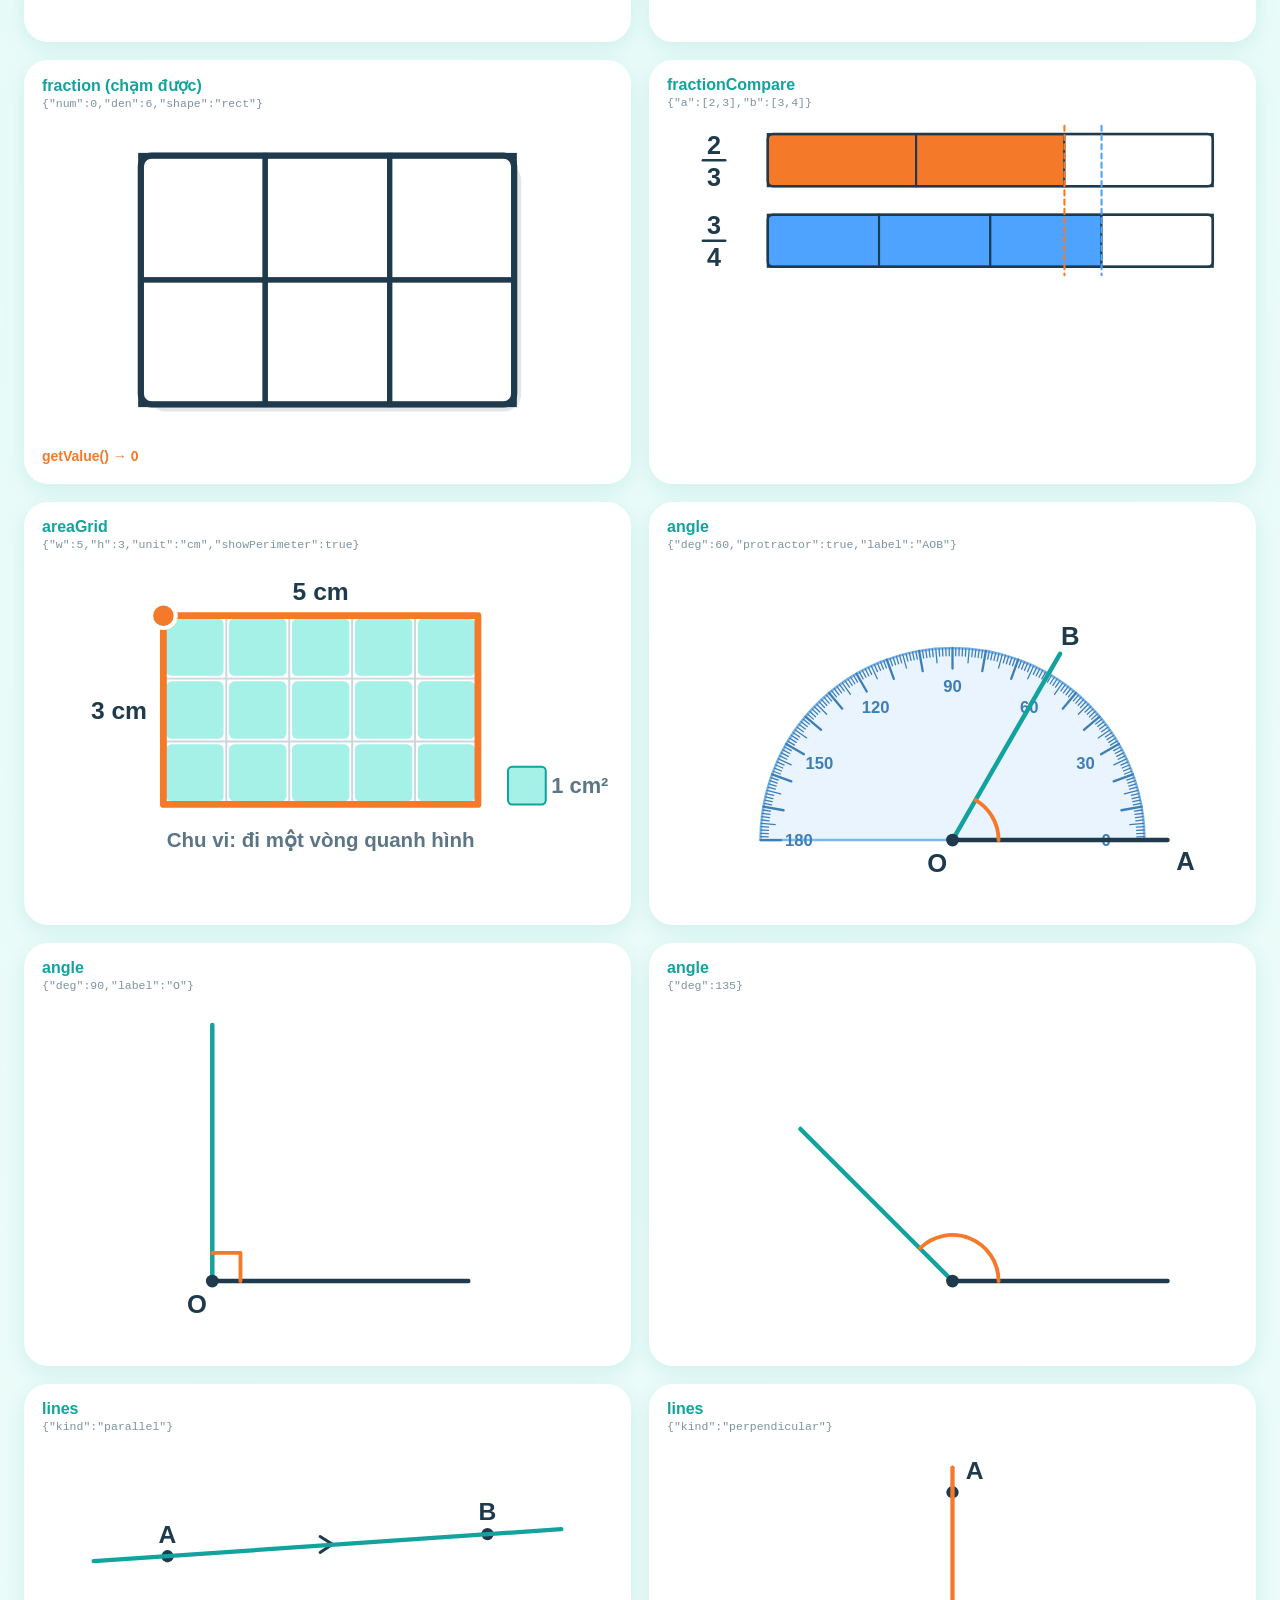
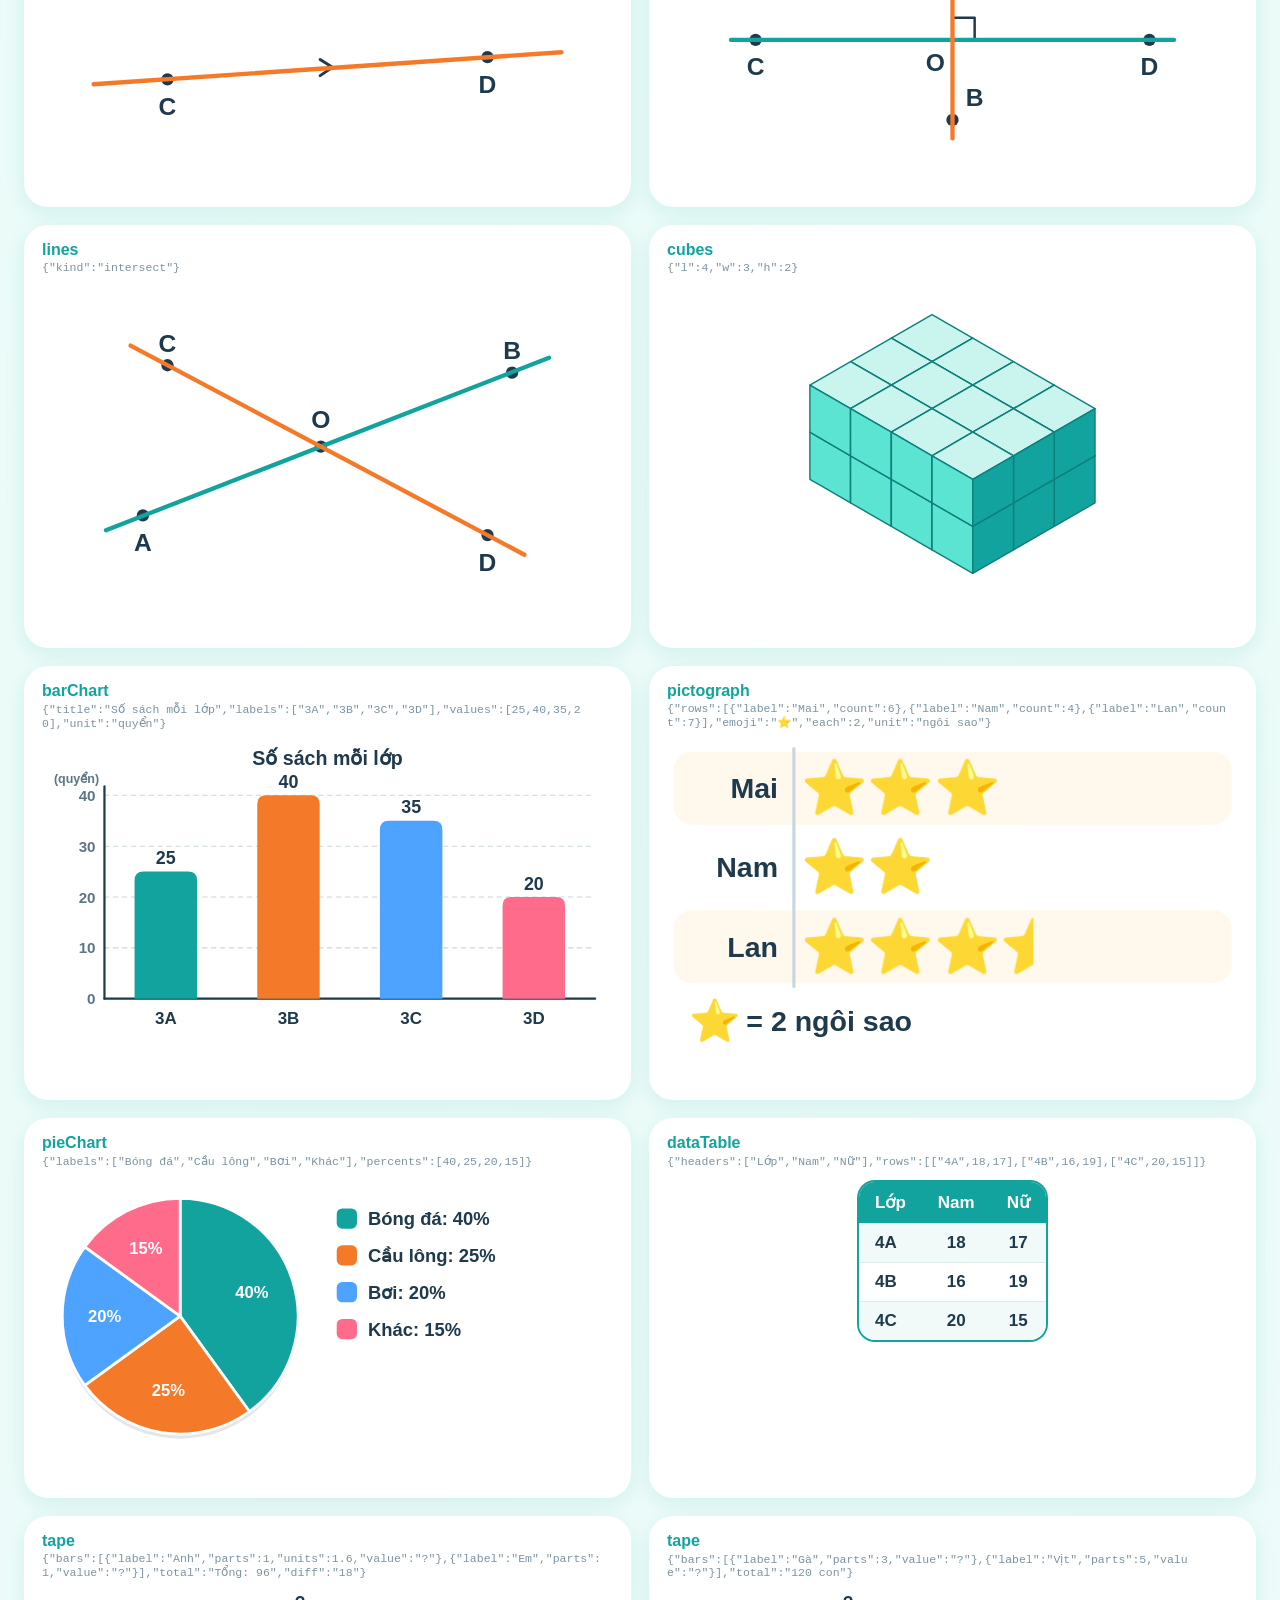
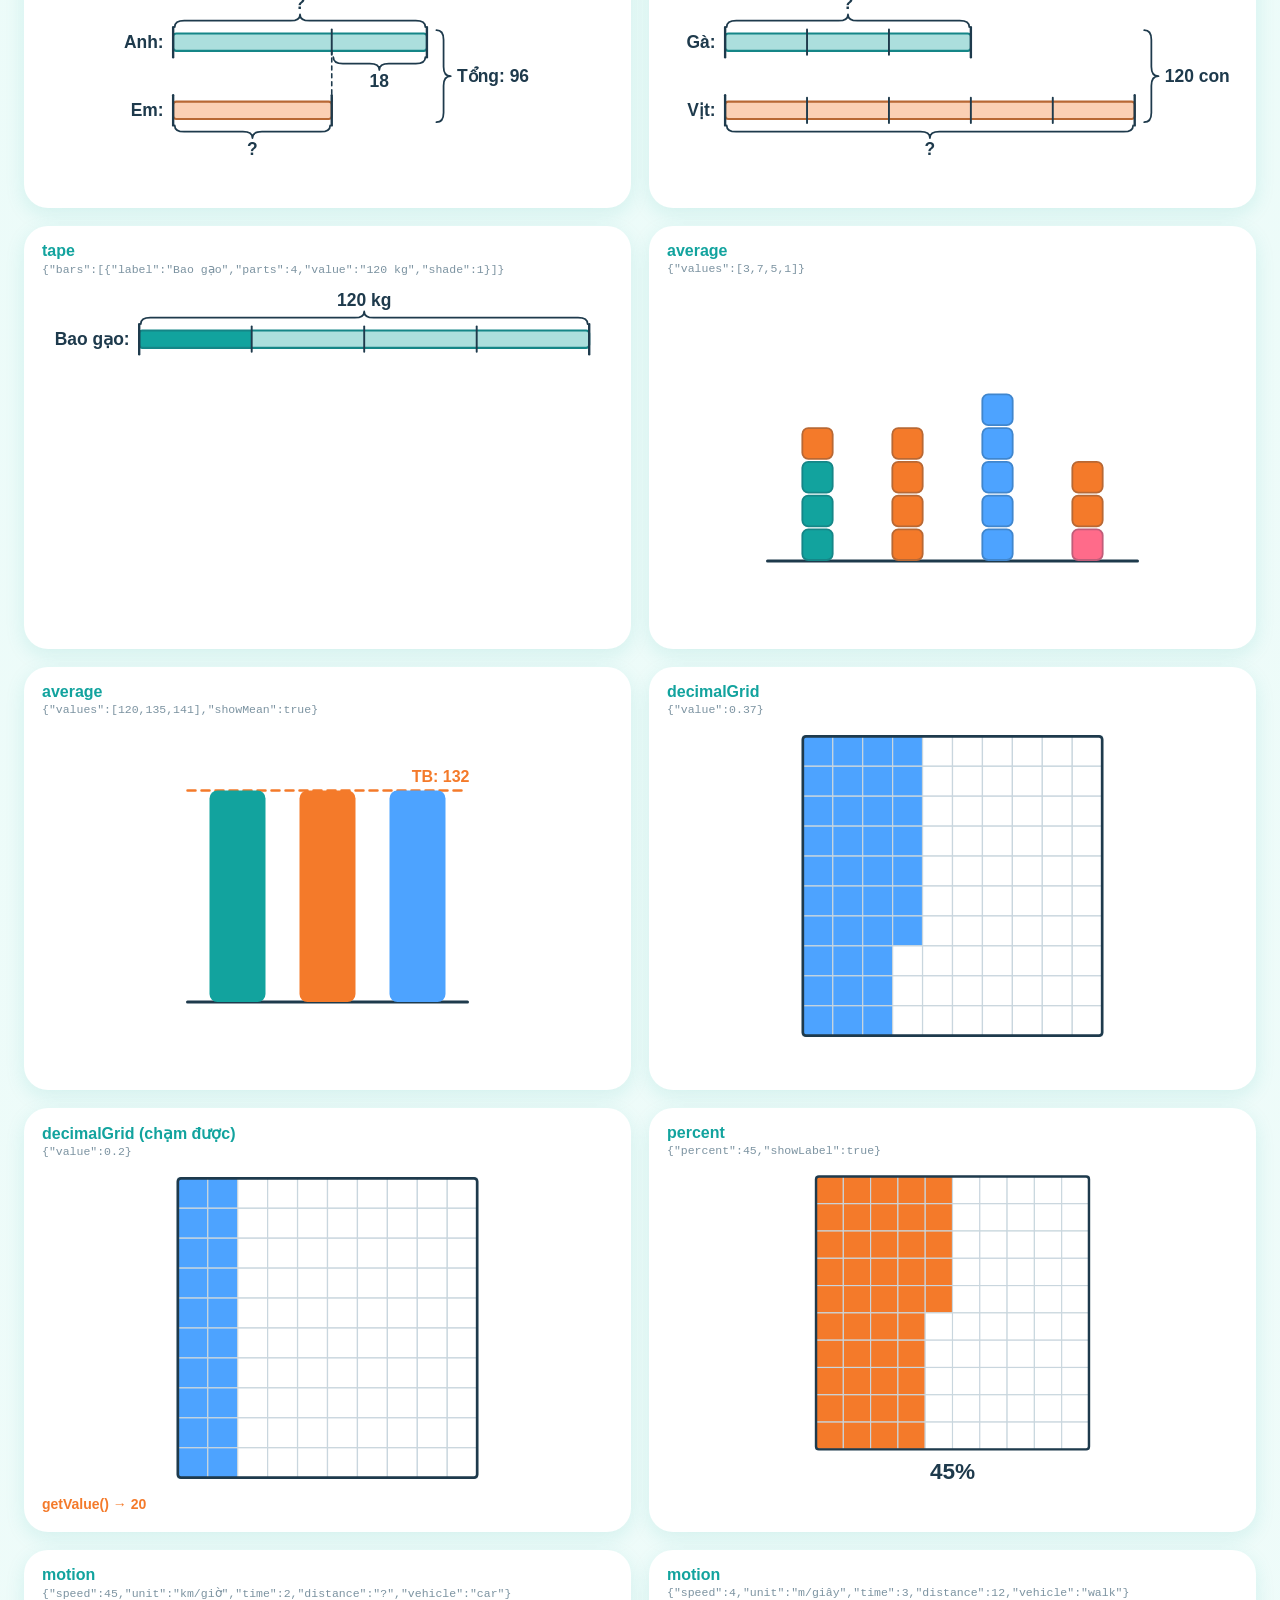
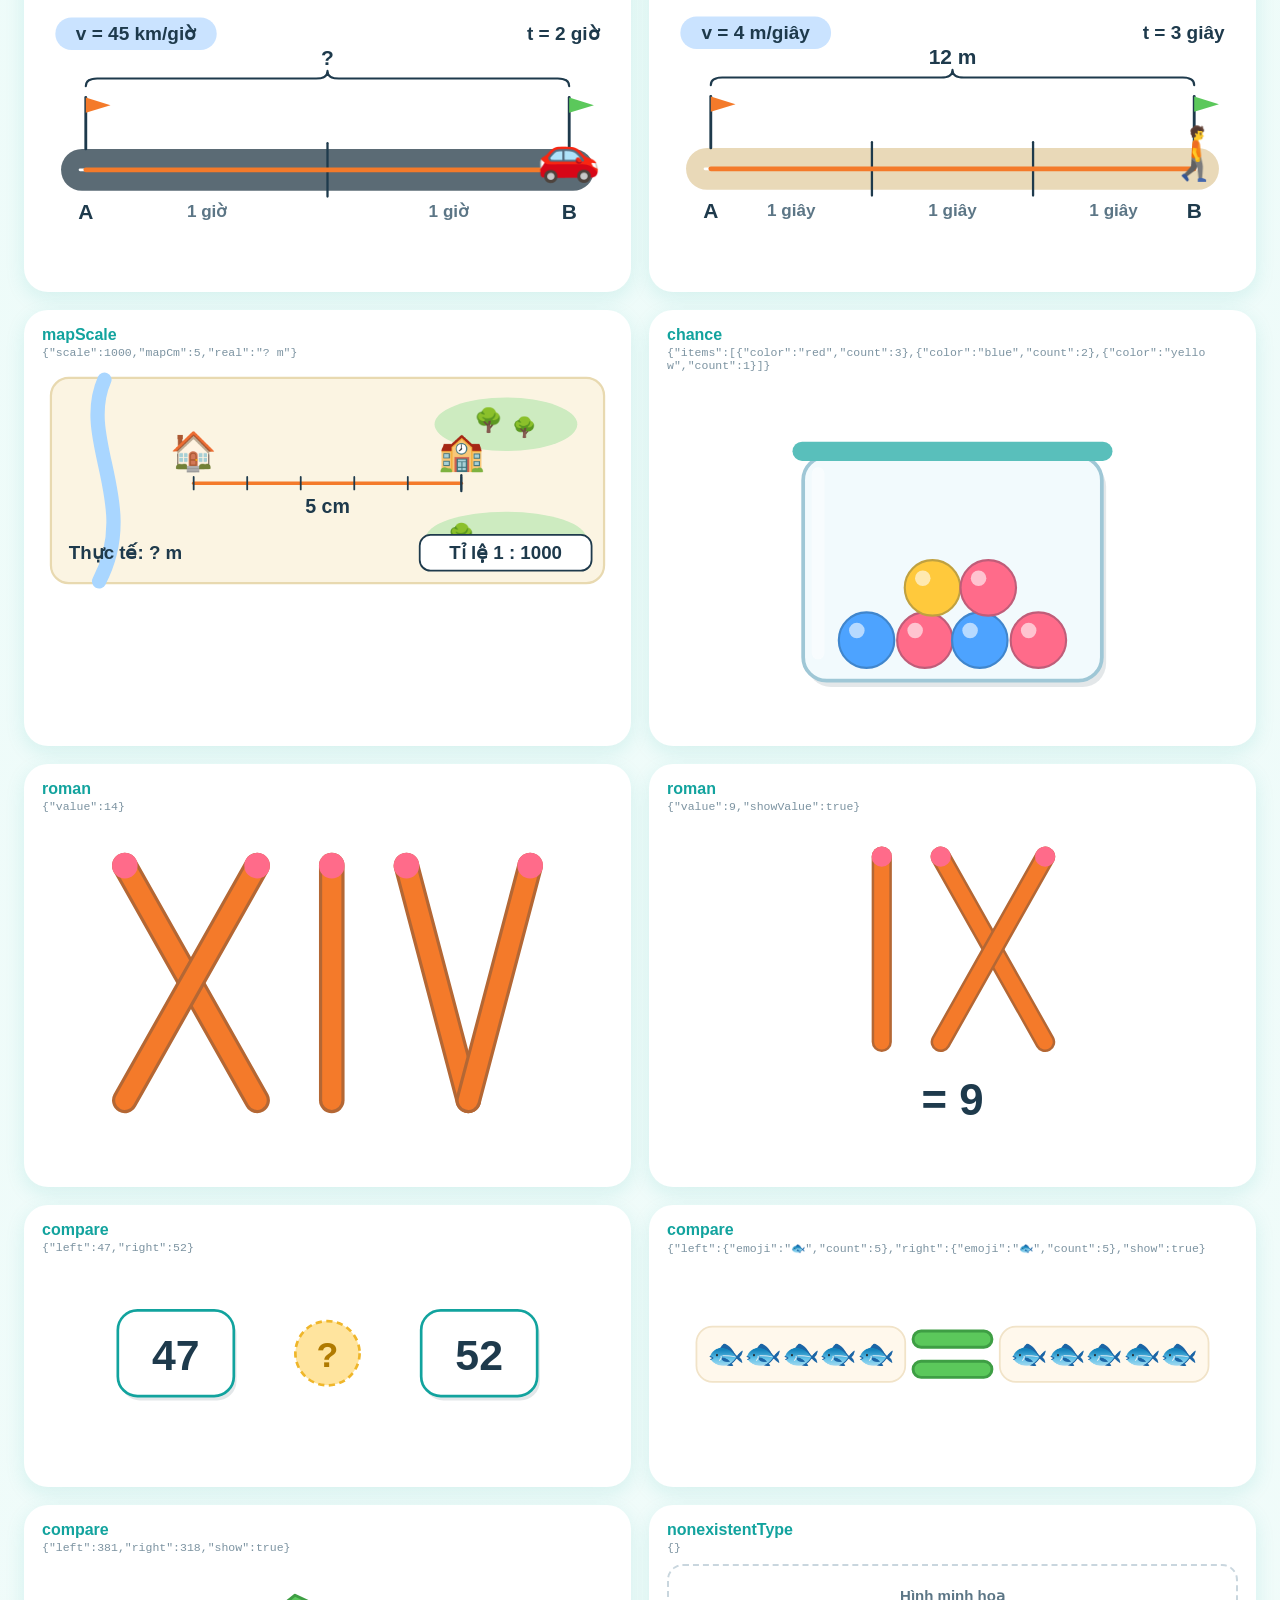
<file: visuals-gallery.html>
<!doctype html>
<html lang="vi">
<head>
<meta charset="utf-8">
<meta name="viewport" content="width=device-width, initial-scale=1">
<title>Toán ISA — thư viện hình</title>
<style>
  :root { --font: -apple-system, "SF Pro Rounded", "Nunito", "Segoe UI", sans-serif; }
  * { box-sizing: border-box; }
  body { margin: 0; font-family: var(--font); color: #1E3A4C; background: linear-gradient(160deg, #DFF7F4 0%, #E9FBF8 50%, #F4FCFB 100%); min-height: 100vh; }
  header { padding: 20px 24px 8px; display: flex; align-items: center; gap: 16px; }
  header h1 { margin: 0; font-size: 26px; color: #0E7F7B; }
  header p { margin: 2px 0 0; color: #5C7686; font-size: 14px; }
  nav { padding: 0 24px 8px; display: flex; flex-wrap: wrap; gap: 6px; }
  nav a { font-size: 13px; padding: 4px 10px; border-radius: 12px; background: #fff; color: #12A39E; text-decoration: none; box-shadow: 0 1px 3px rgba(30,58,76,.08); }
  .grid { display: grid; grid-template-columns: repeat(auto-fill, minmax(min(440px, 100%), 1fr)); gap: 18px; padding: 12px 24px 40px; }
  .card { background: #fff; border-radius: 24px; box-shadow: 0 6px 20px rgba(18,163,158,.12); padding: 16px 18px 18px; min-width: 0; }
  .card h3 { margin: 0 0 2px; font-size: 16px; color: #12A39E; }
  .card code { display: block; font-size: 11.5px; color: #7C93A1; margin-bottom: 10px; white-space: pre-wrap; word-break: break-all; }
  .val { margin-top: 8px; font: 600 14px var(--font); color: #F47A2A; min-height: 18px; }
  h2.sec { margin: 18px 24px 0; font-size: 20px; color: #1E3A4C; }
  .boardwrap { margin: 12px 24px 40px; padding: 18px; border-radius: 26px; background: linear-gradient(135deg, #B7814A, #8E5B2E); box-shadow: 0 8px 24px rgba(0,0,0,.18); }
  .board { border-radius: 14px; background: radial-gradient(ellipse at 30% 20%, #3A7060 0%, #2E5E4E 55%, #264F42 100%); padding: 18px; display: grid; grid-template-columns: repeat(auto-fill, minmax(min(420px, 100%), 1fr)); gap: 20px; box-shadow: inset 0 0 40px rgba(0,0,0,.35); }
  .board .cell { min-width: 0; }
  .board .cell h4 { margin: 0 0 6px; font: 400 18px "Patrick Hand", "Chalkboard SE", var(--font); color: #FFE58A; }
  .board .val { color: #FFC08A; }
  .mascots { display: flex; gap: 16px; align-items: flex-end; flex-wrap: wrap; }
</style>
</head>
<body>
<header>
  <div id="hdrMascot"></div>
  <div><h1>Thư viện hình — Toán ISA</h1><p id="info">Đang tải…</p></div>
</header>
<nav id="nav"></nav>
<div class="grid" id="grid"></div>
<h2 class="sec" id="board-sec">Bảng phấn (ctx.theme: 'board')</h2>
<div class="boardwrap"><div class="board" id="board"></div></div>

<script src="js/util.js"></script>
<script src="js/visuals.js"></script>
<script>
(function () {
  const S = [
    ['mascot', { mood: 'happy' }], ['mascot', { mood: 'think' }], ['mascot', { mood: 'cheer' }], ['mascot', { mood: 'oops' }],
    ['numberLine', { min: 0, max: 20, step: 1, hops: [{ from: 8, to: 11, label: '+3' }, { from: 11, to: 15, label: '+4' }] }],
    ['numberLine', { min: 0, max: 100, step: 10, marks: [30, 70], unknown: 50 }],
    ['numberLine', { min: 0, max: 1, step: 0.1, labelEvery: 0.5 }, { interactive: true }],
    ['objects', { groups: [{ emoji: '🍎', count: 7 }, { emoji: '🍐', count: 5 }], op: '+' }],
    ['objects', { groups: [{ emoji: '🎈', count: 12 }], crossOut: 4 }],
    ['columnCalc', { a: 457, b: 286, op: '+', reveal: 'steps' }],
    ['columnCalc', { a: 705, b: 368, op: '−', reveal: 'all' }],
    ['columnCalc', { a: 1234, b: 3, op: '×', reveal: 'none' }],
    ['columnCalc', { a: 245, b: 32, op: '×', reveal: 'all' }],
    ['columnCalc', { a: 648, b: 3, op: ':', reveal: 'steps' }],
    ['columnCalc', { a: 7865, b: 25, op: ':', reveal: 'all', short: true }],
    ['columnCalc', { a: 12.5, b: 3.75, op: '+', reveal: 'all' }],
    ['blocks', { hundreds: 2, tens: 4, ones: 5 }],
    ['blocks', { thousands: 1, hundreds: 3, tens: 0, ones: 7, labels: true }],
    ['array', { rows: 3, cols: 5, emoji: '🌸' }],
    ['share', { total: 12, groups: 3, emoji: '🍬', plateLabel: 'Đĩa' }],
    ['share', { total: 14, groups: 4, emoji: '🍪' }],
    ['clock', { h: 8, m: 30, digital: true }],
    ['clock', { h: 3, m: 15 }, { interactive: true }],
    ['calendar', { year: 2026, month: 9, highlight: [2, 15], marks: { 25: '🎂' } }],
    ['money', { notes: [1000, 2000, 5000, 10000, 20000, 50000] }],
    ['money', { notes: [100000, 200000, 500000, 500] }],
    ['placeValue', { number: 352718 }],
    ['placeValue', { number: 47.256, highlight: 0 }],
    ['shape', { kind: 'rect', dims: { a: 6, b: 4 }, label: 'ABCD' }],
    ['shape', { kind: 'triangle', dims: { a: 6, h: 4 }, showHeight: true }],
    ['shape', { kind: 'circle', dims: { r: 3 } }],
    ['shape', { kind: 'trapezoid', dims: { a: 8, b: 5, h: 3 }, showHeight: true }],
    ['shape', { kind: 'polyline', dims: { sides: [3, 4, 2, 5] }, label: 'ABCDE' }],
    ['shapeSet', { items: ['square', 'triangle', 'circle', 'rect', 'rhombus', 'trapezoid'] }, { interactive: true }],
    ['ruler', { length: 7, unit: 'cm', object: 'pencil' }],
    ['ruler', { length: 45, unit: 'mm', object: 'crayon' }],
    ['ruler', { length: 3, unit: 'dm', object: 'ribbon' }],
    ['jug', { capacity: 1000, amount: 600, unit: 'ml' }],
    ['jug', { capacity: 5, amount: 3, unit: 'l' }],
    ['scale', { left: [{ label: '🍉', kg: 3 }], right: [{ label: '2 kg', kg: 2 }, { label: '1 kg', kg: 1 }] }],
    ['scale', { left: [{ label: '🍍', kg: 2 }], right: [{ label: '5 kg', kg: 5 }] }],
    ['thermometer', { value: 32 }],
    ['thermometer', { value: -4, showValue: true }],
    ['solid', { kind: 'cube', dims: { a: 3 } }],
    ['solid', { kind: 'box', dims: { l: 6, w: 3, h: 4 } }],
    ['solid', { kind: 'cylinder' }],
    ['solid', { kind: 'sphere' }],
    ['fraction', { num: 3, den: 4, shape: 'pie' }],
    ['fraction', { num: 2, den: 5, shape: 'bar', label: true }],
    ['fraction', { num: 0, den: 6, shape: 'rect' }, { interactive: true }],
    ['fractionCompare', { a: [2, 3], b: [3, 4] }],
    ['areaGrid', { w: 5, h: 3, unit: 'cm', showPerimeter: true }],
    ['angle', { deg: 60, protractor: true, label: 'AOB' }],
    ['angle', { deg: 90, label: 'O' }],
    ['angle', { deg: 135 }],
    ['lines', { kind: 'parallel' }], ['lines', { kind: 'perpendicular' }], ['lines', { kind: 'intersect' }],
    ['cubes', { l: 4, w: 3, h: 2 }],
    ['barChart', { title: 'Số sách mỗi lớp', labels: ['3A', '3B', '3C', '3D'], values: [25, 40, 35, 20], unit: 'quyển' }],
    ['pictograph', { rows: [{ label: 'Mai', count: 6 }, { label: 'Nam', count: 4 }, { label: 'Lan', count: 7 }], emoji: '⭐', each: 2, unit: 'ngôi sao' }],
    ['pieChart', { labels: ['Bóng đá', 'Cầu lông', 'Bơi', 'Khác'], percents: [40, 25, 20, 15] }],
    ['dataTable', { headers: ['Lớp', 'Nam', 'Nữ'], rows: [['4A', 18, 17], ['4B', 16, 19], ['4C', 20, 15]] }],
    ['tape', { bars: [{ label: 'Anh', parts: 1, units: 1.6, value: '?' }, { label: 'Em', parts: 1, value: '?' }], total: 'Tổng: 96', diff: '18' }],
    ['tape', { bars: [{ label: 'Gà', parts: 3, value: '?' }, { label: 'Vịt', parts: 5, value: '?' }], total: '120 con' }],
    ['tape', { bars: [{ label: 'Bao gạo', parts: 4, value: '120 kg', shade: 1 }] }],
    ['average', { values: [3, 7, 5, 1] }],
    ['average', { values: [120, 135, 141], showMean: true }],
    ['decimalGrid', { value: 0.37 }],
    ['decimalGrid', { value: 0.2 }, { interactive: true }],
    ['percent', { percent: 45, showLabel: true }],
    ['motion', { speed: 45, unit: 'km/giờ', time: 2, distance: '?', vehicle: 'car' }],
    ['motion', { speed: 4, unit: 'm/giây', time: 3, distance: 12, vehicle: 'walk' }],
    ['mapScale', { scale: 1000, mapCm: 5, real: '? m' }],
    ['chance', { items: [{ color: 'red', count: 3 }, { color: 'blue', count: 2 }, { color: 'yellow', count: 1 }] }],
    ['roman', { value: 14 }],
    ['roman', { value: 9, showValue: true }],
    ['compare', { left: 47, right: 52 }],
    ['compare', { left: { emoji: '🐟', count: 5 }, right: { emoji: '🐟', count: 5 }, show: true }],
    ['compare', { left: 381, right: 318, show: true }],
    ['nonexistentType', {}],
  ];
  const BOARD = [
    ['numberLine', { min: 0, max: 10, step: 1, hops: [{ from: 2, to: 6, label: '+4' }] }],
    ['columnCalc', { a: 457, b: 286, op: '+', reveal: 'all' }],
    ['columnCalc', { a: 648, b: 3, op: ':', reveal: 'steps' }],
    ['objects', { groups: [{ emoji: '🍬', count: 8 }], crossOut: 3 }],
    ['tape', { bars: [{ label: 'Anh', parts: 1, units: 1.6, value: '?' }, { label: 'Em', parts: 1, value: '?' }], total: 'Tổng: 96', diff: '18' }],
    ['fraction', { num: 3, den: 8, shape: 'pie' }, { interactive: true }],
    ['clock', { h: 10, m: 10 }, { interactive: true }],
    ['blocks', { hundreds: 1, tens: 3, ones: 4 }],
    ['calendar', { year: 2026, month: 11, highlight: [20] }],
    ['money', { notes: [10000, 20000, 50000] }],
    ['shape', { kind: 'rect', dims: { a: 6, b: 4 }, label: 'ABCD' }],
    ['placeValue', { number: 4725 }],
    ['barChart', { labels: ['T2', 'T3', 'T4'], values: [12, 18, 9] }],
    ['dataTable', { headers: ['Tên', 'Điểm'], rows: [['An', 9], ['Bình', 10]] }],
    ['compare', { left: 47, right: 52, show: true }],
  ];
  const grid = document.getElementById('grid'), board = document.getElementById('board'), nav = document.getElementById('nav');
  const info = document.getElementById('info');
  if (!window.V) { info.textContent = 'LỖI: window.V chưa được định nghĩa (visuals.js lỗi cú pháp?)'; return; }
  info.textContent = `${V.types.length} kiểu hình: ${V.types.join(', ')}`;
  // ?still=1 → render every visual in its final state (simulates prefers-reduced-motion)
  if (new URLSearchParams(location.search).get('still')) {
    const mm = window.matchMedia.bind(window);
    window.matchMedia = q => (/reduced-motion/.test(q) ? { matches: true, addListener() {}, removeListener() {} } : mm(q));
    const st = document.createElement('style'); st.textContent = '.viz *{animation:none!important;transition:none!important}'; document.head.appendChild(st);
  }
  document.getElementById('hdrMascot').appendChild(V.render('mascot', { mood: 'cheer', size: 80 }));
  const seen = new Set();
  function card(host, [type, params, ctx], isBoard) {
    const c = document.createElement('div');
    c.className = isBoard ? 'cell' : 'card';
    if (!isBoard && !seen.has(type)) { seen.add(type); c.id = 't-' + type; const a = document.createElement('a'); a.href = '#t-' + type; a.textContent = type; nav.appendChild(a); }
    const h = document.createElement(isBoard ? 'h4' : 'h3');
    h.textContent = type + (ctx && ctx.interactive ? ' (chạm được)' : '');
    c.appendChild(h);
    if (!isBoard) { const code = document.createElement('code'); code.textContent = JSON.stringify(params); c.appendChild(code); }
    const val = document.createElement('div'); val.className = 'val';
    const cx = Object.assign({}, ctx || {}, { onChange: v => { val.textContent = 'onChange → ' + JSON.stringify(v); } });
    if (isBoard) cx.theme = 'board';
    let el;
    try { el = V.render(type, params, cx); } catch (e) { el = document.createElement('pre'); el.textContent = 'THROW: ' + e; el.style.color = 'red'; }
    c.appendChild(el);
    if (el.getValue) { val.textContent = 'getValue() → ' + JSON.stringify(el.getValue()); }
    c.appendChild(val);
    host.appendChild(c);
  }
  // mascots together in one card
  const mc = document.createElement('div'); mc.className = 'card'; mc.id = 't-mascot';
  mc.innerHTML = '<h3>mascot</h3><code>{mood: happy | think | cheer | oops}</code>';
  const row = document.createElement('div'); row.className = 'mascots';
  ['happy', 'think', 'cheer', 'oops'].forEach(m => row.appendChild(V.render('mascot', { mood: m })));
  row.appendChild(V.render('mascot', { mood: 'happy', size: 'sm' }));
  mc.appendChild(row); grid.appendChild(mc);
  const a = document.createElement('a'); a.href = '#t-mascot'; a.textContent = 'mascot'; nav.appendChild(a); seen.add('mascot');
  const only = new URLSearchParams(location.search).get('t');
  const want = only ? new Set(only.split(',')) : null;
  S.filter(s => s[0] !== 'mascot' && (!want || want.has(s[0]))).forEach(s => card(grid, s, false));
  BOARD.filter(s => !want || want.has(s[0]) || want.has('board')).forEach(s => card(board, s, true));
  const b = document.createElement('a'); b.href = '#board-sec'; b.textContent = '▶ bảng phấn'; nav.appendChild(b);
})();
</script>
</body>
</html>
</file>
<file: css/app.css>
/* Toán ISA — app shell styles (ISA look: teal→cyan gradient, white cards, orange accent). */
:root {
  --teal: #12A39E;
  --cyan: #5CE4D3;
  --orange: #F47A2A;
  --orange-d: #D9611A;
  --ink: #1E3A4C;
  --ink-2: #4A6577;
  --sun: #FFC93C;
  --berry: #FF6B8A;
  --leaf: #5BC85B;
  --sky: #4DA3FF;
  --purple: #9B7BFF;
  --cream: #FFF8EC;
  --card: #FFFFFF;
  --line: #E3EEF0;
  --ok: #2FB36B;
  --bad: #F2545B;
  --radius: 24px;
  --shadow: 0 10px 30px rgba(10, 70, 80, .16), 0 2px 6px rgba(10, 70, 80, .08);
  --safe-t: env(safe-area-inset-top, 0px);
  --safe-b: env(safe-area-inset-bottom, 0px);
  --font: "Nunito", -apple-system, "SF Pro Rounded", ui-rounded, "Segoe UI", system-ui, sans-serif;   /* Nunito loaded in index.html */
}

* { box-sizing: border-box; -webkit-tap-highlight-color: transparent; }
html, body { margin: 0; height: 100%; }
body {
  font-family: var(--font);
  color: var(--ink);
  background: linear-gradient(160deg, var(--teal) 0%, #2FC2B6 45%, var(--cyan) 100%) fixed;
  overflow: hidden;
  -webkit-user-select: none; user-select: none;
  -webkit-touch-callout: none;
  touch-action: manipulation;
  overscroll-behavior: none;
}
button { font: inherit; color: inherit; border: 0; background: none; cursor: pointer; touch-action: manipulation; }
input { font: inherit; }

/* decorative background bubbles */
.bg-deco { position: fixed; inset: 0; pointer-events: none; overflow: hidden; z-index: 0; }
.bg-deco i { position: absolute; border-radius: 50%; background: rgba(255, 255, 255, .13); }
.bg-deco i:nth-child(1) { width: 320px; height: 320px; left: -90px; top: -80px; }
.bg-deco i:nth-child(2) { width: 220px; height: 220px; right: -60px; top: 18%; }
.bg-deco i:nth-child(3) { width: 420px; height: 420px; right: 12%; bottom: -260px; background: rgba(255, 255, 255, .09); }
.bg-deco i:nth-child(4) { width: 90px; height: 90px; left: 22%; bottom: 14%; }
.bg-deco i:nth-child(5) { width: 50px; height: 50px; left: 55%; top: 9%; }

#app { position: relative; z-index: 1; height: 100%; display: flex; flex-direction: column; }
.screen { flex: 1; min-height: 0; display: flex; flex-direction: column; animation: screenIn .35s ease both; }
@keyframes screenIn { from { opacity: 0; transform: translateY(14px); } to { opacity: 1; transform: none; } }

/* ---------- top bar ---------- */
.topbar {
  display: flex; align-items: center; gap: 12px;
  padding: calc(14px + var(--safe-t)) 24px 10px;
  color: #fff;
}
.topbar .title { font-size: 26px; font-weight: 800; letter-spacing: .2px; text-shadow: 0 2px 0 rgba(0, 0, 0, .08); flex: 1; min-width: 0; white-space: nowrap; overflow: hidden; text-overflow: ellipsis; }
.topbar .sub { font-size: 15px; opacity: .9; font-weight: 600; }
.icon-btn {
  width: 56px; height: 56px; border-radius: 18px; flex: none;
  background: rgba(255, 255, 255, .22); color: #fff;
  display: grid; place-items: center; font-size: 26px;
  box-shadow: inset 0 0 0 2px rgba(255, 255, 255, .25);
  transition: transform .12s;
}
.icon-btn:active { transform: scale(.92); }
.pill {
  display: inline-flex; align-items: center; gap: 6px; height: 44px; padding: 0 16px;
  border-radius: 22px; background: rgba(255, 255, 255, .95); color: var(--ink);
  font-weight: 800; font-size: 18px; box-shadow: 0 4px 12px rgba(0, 0, 0, .1);
}
.pill .e { font-size: 20px; }

/* ---------- buttons ---------- */
.btn {
  display: inline-flex; align-items: center; justify-content: center; gap: 10px;
  min-height: 60px; padding: 0 28px; border-radius: 30px;
  font-size: 22px; font-weight: 800; letter-spacing: .2px;
  background: var(--orange); color: #fff;
  box-shadow: 0 6px 0 var(--orange-d), 0 10px 20px rgba(244, 122, 42, .35);
  transition: transform .1s, box-shadow .1s, filter .2s;
}
.btn:active { transform: translateY(4px); box-shadow: 0 2px 0 var(--orange-d), 0 4px 10px rgba(244, 122, 42, .3); }
.btn.ghost { background: #fff; color: var(--teal); box-shadow: 0 6px 0 #CFE7E6, 0 10px 18px rgba(0, 0, 0, .08); }
.btn.ghost:active { box-shadow: 0 2px 0 #CFE7E6; }
.btn.teal { background: var(--teal); box-shadow: 0 6px 0 #0B7B77, 0 10px 18px rgba(18, 163, 158, .35); }
.btn.teal:active { box-shadow: 0 2px 0 #0B7B77; }
.btn[disabled] { filter: grayscale(.6) opacity(.55); pointer-events: none; }
.btn.small { min-height: 48px; font-size: 18px; padding: 0 20px; }

.card {
  background: var(--card); border-radius: var(--radius); box-shadow: var(--shadow);
}

/* ---------- home ---------- */
.home { flex: 1; min-height: 0; display: grid; grid-template-columns: minmax(260px, 34%) 1fr; gap: 24px; padding: 8px 28px calc(24px + var(--safe-b)); }
.hero { display: flex; flex-direction: column; align-items: center; justify-content: center; text-align: center; color: #fff; gap: 8px; }
.hero .mascot-wrap { width: min(260px, 100%); filter: drop-shadow(0 16px 20px rgba(0, 60, 60, .25)); animation: bob 3.2s ease-in-out infinite; }
@keyframes bob { 50% { transform: translateY(-10px); } }
.hero h1 { margin: 6px 0 0; font-size: 40px; line-height: 1.1; font-weight: 900; text-shadow: 0 3px 0 rgba(0, 0, 0, .08); }
.hero p { margin: 0; font-size: 19px; font-weight: 600; opacity: .95; }
.speech {
  position: relative; background: #fff; color: var(--ink); border-radius: 22px; padding: 14px 20px;
  font-size: 18px; font-weight: 700; box-shadow: var(--shadow); max-width: 320px; margin-bottom: 8px;
}
.speech::after { content: ""; position: absolute; left: 50%; bottom: -12px; margin-left: -12px; border: 12px solid transparent; border-bottom: 0; border-top-color: #fff; }
.daily { display: flex; align-items: center; gap: 12px; margin-top: 14px; background: rgba(255, 255, 255, .2); padding: 10px 18px; border-radius: 20px; font-weight: 700; }
.ring { width: 54px; height: 54px; }

.grades { display: grid; grid-template-columns: 1fr 1fr; gap: 20px; align-content: start; align-self: center; max-height: 100%; min-height: 0; overflow-y: auto; -webkit-overflow-scrolling: touch; padding: 4px; }
.grade-card {
  position: relative; overflow: hidden; text-align: left;
  min-height: 210px; padding: 22px 22px 18px; border-radius: 28px;
  background: #fff; box-shadow: var(--shadow);
  display: flex; flex-direction: column; justify-content: space-between;
  transition: transform .15s;
}
.grade-card:active { transform: scale(.97); }
.grade-card .gnum { font-size: 64px; font-weight: 900; line-height: .9; color: var(--gc); }
.grade-card .glabel { font-size: 20px; font-weight: 800; color: var(--ink); }
.grade-card .gdesc { font-size: 15px; color: var(--ink-2); font-weight: 600; margin-top: 4px; }
.grade-card .island { position: absolute; right: -14px; top: -10px; width: 150px; height: 150px; border-radius: 50%; background: var(--gc); opacity: .14; }
.grade-card .gicon { position: absolute; right: 22px; top: 22px; font-size: 54px; }
.grade-card .gprog { margin-top: 14px; }
.bar { height: 12px; border-radius: 6px; background: #EEF5F6; overflow: hidden; }
.bar > i { display: block; height: 100%; width: 0; border-radius: 6px; background: linear-gradient(90deg, var(--gc, var(--teal)), var(--cyan)); transition: width .6s ease; }
.gstat { display: flex; justify-content: space-between; font-size: 14px; font-weight: 700; color: var(--ink-2); margin-top: 6px; }

/* ---------- map (topics + lessons) ---------- */
.scroll { flex: 1; min-height: 0; overflow-y: auto; -webkit-overflow-scrolling: touch; padding: 6px 24px calc(30px + var(--safe-b)); }
.topic { margin: 0 auto 22px; max-width: 1100px; padding: 18px 20px 20px; }
.topic-head { display: flex; align-items: center; gap: 14px; margin-bottom: 14px; }
.topic-icon { width: 58px; height: 58px; border-radius: 18px; display: grid; place-items: center; font-size: 32px; background: color-mix(in srgb, var(--gc) 16%, #fff); flex: none; }
.topic-title { font-size: 22px; font-weight: 800; }
.topic-meta { font-size: 14px; font-weight: 700; color: var(--ink-2); }
.lessons { display: grid; grid-template-columns: repeat(auto-fill, minmax(190px, 1fr)); gap: 12px; }
.lesson-tile {
  position: relative; text-align: left; min-height: 112px; padding: 14px 14px 12px; border-radius: 20px;
  background: var(--cream); box-shadow: inset 0 0 0 2px #F1E7D6; display: flex; flex-direction: column; gap: 6px;
  transition: transform .12s;
}
.lesson-tile:active { transform: scale(.96); }
.lesson-tile .lb { font-size: 13px; font-weight: 800; color: var(--gc); text-transform: uppercase; letter-spacing: .4px; }
.lesson-tile .lt { font-size: 17px; font-weight: 800; line-height: 1.2; flex: 1; }
.lesson-tile .ls { font-size: 18px; letter-spacing: 1px; }
.lesson-tile.done { background: color-mix(in srgb, var(--gc) 10%, #fff); box-shadow: inset 0 0 0 2px color-mix(in srgb, var(--gc) 35%, #fff); }
.lesson-tile.next { box-shadow: inset 0 0 0 3px var(--orange), 0 6px 16px rgba(244, 122, 42, .25); background: #fff; }
.lesson-tile.next::after { content: "Tiếp nhé!"; position: absolute; right: 10px; top: -10px; background: var(--orange); color: #fff; font-size: 12px; font-weight: 800; padding: 3px 9px; border-radius: 10px; }
.star-off { opacity: .22; filter: grayscale(1); }

/* ---------- lesson player ---------- */
.player { flex: 1; min-height: 0; display: flex; flex-direction: column; padding: 0 24px calc(18px + var(--safe-b)); gap: 14px; }
.progress-dots { display: flex; gap: 6px; flex: 1; align-items: center; min-width: 0; }
.progress-dots i { flex: 1; height: 12px; border-radius: 6px; background: rgba(255, 255, 255, .35); transition: background .3s; }
.progress-dots i.ok { background: #fff; }
.progress-dots i.half { background: var(--sun); }
.progress-dots i.no { background: rgba(242, 84, 91, .85); }
.progress-dots i.cur { background: var(--orange); box-shadow: 0 0 0 3px rgba(255, 255, 255, .6); }

.stage { flex: 1; min-height: 0; display: flex; gap: 18px; }
.qcard { flex: 1; min-width: 0; display: flex; flex-direction: column; padding: 22px 26px; overflow: hidden; position: relative; }
.qhead { display: flex; align-items: flex-start; gap: 12px; }
.qtext { flex: 1; font-size: 26px; font-weight: 800; line-height: 1.3; white-space: pre-line; }
.qtext.long { font-size: 22px; }
.say-btn { width: 52px; height: 52px; border-radius: 16px; background: #E9F8F7; color: var(--teal); font-size: 24px; flex: none; display: grid; place-items: center; }
.say-btn.speaking { background: var(--teal); color: #fff; animation: pulse 1s infinite; }
@keyframes pulse { 50% { transform: scale(1.08); } }
.qvisual { flex: 1; min-height: 0; display: flex; align-items: center; justify-content: center; margin: 12px 0 6px; overflow: auto; }
.qvisual > .viz { width: 100%; max-width: 760px; }
.qvisual:empty { display: none; }

.answer-pane { width: 360px; flex: none; display: flex; flex-direction: column; gap: 12px; }
.answer-card { padding: 18px; display: flex; flex-direction: column; gap: 12px; flex: 1; min-height: 0; }
.answer-label { font-size: 16px; font-weight: 800; color: var(--ink-2); text-transform: uppercase; letter-spacing: .5px; }

.choices { display: grid; grid-template-columns: 1fr 1fr; gap: 12px; }
.choices.col1 { grid-template-columns: 1fr; }
.choice {
  min-height: 76px; padding: 10px 12px; border-radius: 20px; background: #F2FAFA;
  box-shadow: inset 0 0 0 3px #D6EFED, 0 4px 0 #D6EFED; font-size: 26px; font-weight: 800; color: var(--ink);
  transition: transform .1s, background .2s;
  line-height: 1.15; word-break: break-word;
}
.choice.txt { font-size: 20px; }
.choice:active { transform: translateY(3px); }
.choice.sel { background: #FFF1E7; box-shadow: inset 0 0 0 3px var(--orange), 0 4px 0 #F6C7A6; }
.choice.right { background: #E3F7EC; box-shadow: inset 0 0 0 3px var(--ok), 0 4px 0 #A9E2C2; }
.choice.wrong { background: #FDE8E9; box-shadow: inset 0 0 0 3px var(--bad), 0 4px 0 #F5B5B8; animation: shake .4s; }
.choices.sym .choice { font-size: 46px; min-height: 92px; }
.choices.sym { grid-template-columns: repeat(3, 1fr); }
@keyframes shake { 20%, 60% { transform: translateX(-8px); } 40%, 80% { transform: translateX(8px); } }

.display {
  min-height: 78px; border-radius: 20px; background: #F2FAFA; box-shadow: inset 0 0 0 3px #D6EFED;
  display: flex; align-items: center; justify-content: center; gap: 8px; font-size: 40px; font-weight: 900; padding: 0 14px;
}
.display .unit { font-size: 22px; color: var(--ink-2); font-weight: 800; }
.display .ph { color: #B4CBCF; }
.display.right { background: #E3F7EC; box-shadow: inset 0 0 0 3px var(--ok); }
.display.wrong { background: #FDE8E9; box-shadow: inset 0 0 0 3px var(--bad); animation: shake .4s; }
.frac-display { display: inline-flex; flex-direction: column; align-items: center; gap: 2px; }
.frac-display span { min-width: 64px; text-align: center; padding: 0 8px; border-radius: 10px; line-height: 1.1; }
.frac-display span.act { background: #FFF1E7; box-shadow: inset 0 0 0 2px var(--orange); }
.frac-display hr { width: 100%; height: 4px; border: 0; border-radius: 2px; background: var(--ink); margin: 2px 0; }
.keypad { display: grid; grid-template-columns: repeat(3, minmax(0, 1fr)); gap: 10px; }
.key {
  height: 62px; border-radius: 18px; background: #fff; box-shadow: inset 0 0 0 2px var(--line), 0 4px 0 var(--line);
  font-size: 28px; font-weight: 800; transition: transform .08s;
}
.key:active { transform: translateY(3px); box-shadow: inset 0 0 0 2px var(--line); }
.key.fn { background: #E9F8F7; color: var(--teal); font-size: 22px; }

.feedback {
  display: none; align-items: flex-start; gap: 12px; padding: 14px 16px; border-radius: 20px; font-size: 18px; font-weight: 700; line-height: 1.35;
}
.feedback.show { display: flex; animation: screenIn .3s ease both; }
.feedback.good { background: #E3F7EC; color: #13693E; }
.feedback.hint { background: #FFF6DB; color: #7A5600; }
.feedback.bad { background: #FDE8E9; color: #8E1F25; }
.feedback .fe { font-size: 30px; line-height: 1; }
.feedback .fx { flex: 1; white-space: pre-line; }
.feedback .fviz { margin-top: 8px; }

.actions { display: flex; gap: 12px; }
.actions .btn { flex: 1; }

/* learn cards */
.learn-card { flex: 1; min-height: 0; display: flex; flex-direction: column; padding: 24px 30px; position: relative; overflow: hidden; }
.learn-tag { display: inline-flex; align-items: center; gap: 8px; font-size: 15px; font-weight: 800; color: var(--teal); background: #E9F8F7; border-radius: 14px; padding: 6px 12px; align-self: flex-start; }
.learn-text { font-size: 28px; font-weight: 800; line-height: 1.35; margin: 14px 0 6px; white-space: pre-line; }
.learn-text.long { font-size: 23px; }
.learn-viz { flex: 1; min-height: 0; display: flex; align-items: center; justify-content: center; overflow: auto; }
.learn-viz > .viz { width: 100%; max-width: 860px; }
.learn-nav { display: flex; align-items: center; gap: 14px; }
.learn-nav .dots { flex: 1; display: flex; justify-content: center; gap: 8px; }
.learn-nav .dots i { width: 12px; height: 12px; border-radius: 6px; background: #D6EFED; }
.learn-nav .dots i.on { width: 32px; background: var(--teal); }
.story { display: flex; align-items: center; gap: 16px; padding: 12px 18px; color: #fff; font-size: 19px; font-weight: 700; }
.story .mini-mascot { width: 64px; flex: none; }

/* result */
.result { flex: 1; display: flex; align-items: center; justify-content: center; padding: 24px; }
.result-card { width: min(620px, 100%); padding: 30px 34px; text-align: center; display: flex; flex-direction: column; align-items: center; gap: 12px; }
.result-card .mascot-wrap { width: 170px; }
.result-card h2 { margin: 0; font-size: 34px; font-weight: 900; }
.result-card p { margin: 0; font-size: 19px; color: var(--ink-2); font-weight: 600; }
.big-stars { font-size: 64px; letter-spacing: 6px; }
.big-stars span { display: inline-block; animation: starPop .5s cubic-bezier(.2, 1.6, .4, 1) both; }
.big-stars span:nth-child(2) { animation-delay: .25s; }
.big-stars span:nth-child(3) { animation-delay: .5s; }
@keyframes starPop { from { transform: scale(0) rotate(-40deg); opacity: 0; } to { transform: none; opacity: 1; } }
.result-actions { display: flex; flex-wrap: wrap; gap: 12px; justify-content: center; margin-top: 8px; }

/* parent corner + dialogs */
.sheet-bg { position: fixed; inset: 0; background: rgba(10, 40, 50, .45); z-index: 50; display: flex; align-items: center; justify-content: center; padding: 20px; animation: fade .2s; }
@keyframes fade { from { opacity: 0; } }
.sheet { width: min(720px, 100%); max-height: 92vh; overflow-y: auto; padding: 26px 28px; }
.sheet h2 { margin: 0 0 12px; font-size: 28px; }
.sheet h3 { margin: 18px 0 8px; font-size: 19px; color: var(--ink-2); }
.row { display: flex; align-items: center; gap: 12px; padding: 10px 0; border-bottom: 1px solid var(--line); font-size: 18px; font-weight: 600; }
.row:last-child { border-bottom: 0; }
.row .grow { flex: 1; }
.toggle { width: 66px; height: 38px; border-radius: 19px; background: #D7E3E5; position: relative; transition: background .2s; flex: none; }
.toggle::after { content: ""; position: absolute; left: 4px; top: 4px; width: 30px; height: 30px; border-radius: 50%; background: #fff; box-shadow: 0 2px 4px rgba(0, 0, 0, .2); transition: left .2s; }
.toggle.on { background: var(--teal); }
.toggle.on::after { left: 32px; }
.text-input { width: 100%; height: 60px; border-radius: 18px; border: 0; box-shadow: inset 0 0 0 3px #D6EFED; padding: 0 18px; font-size: 24px; font-weight: 800; color: var(--ink); background: #F2FAFA; outline: none; }
.text-input:focus { box-shadow: inset 0 0 0 3px var(--teal); }
.gate-q { font-size: 30px; font-weight: 900; margin: 6px 0 12px; }
.stat-grid { display: grid; grid-template-columns: repeat(4, 1fr); gap: 10px; }
.stat { background: #F2FAFA; border-radius: 18px; padding: 12px; text-align: center; }
.stat b { display: block; font-size: 28px; }
.stat span { font-size: 13px; font-weight: 700; color: var(--ink-2); }
.weak { font-size: 16px; }

/* confetti + toast */
.confetti { position: fixed; inset: 0; pointer-events: none; z-index: 60; overflow: hidden; }
.confetti i { position: absolute; top: -20px; width: 12px; height: 16px; border-radius: 3px; animation: fall 1.6s cubic-bezier(.25, .6, .5, 1) forwards; }
@keyframes fall { to { transform: translate(var(--dx), 110vh) rotate(var(--rot)); opacity: .9; } }
.toast { position: fixed; left: 50%; top: calc(20px + var(--safe-t)); transform: translateX(-50%); background: #fff; padding: 12px 22px; border-radius: 20px; box-shadow: var(--shadow); font-weight: 800; font-size: 18px; z-index: 70; animation: screenIn .3s; }

.viz-missing { padding: 18px; border-radius: 16px; background: #F2FAFA; color: var(--ink-2); text-align: center; font-weight: 700; }

/* ---------- portrait / small ---------- */
@media (orientation: portrait), (max-width: 900px) {
  .home { display: block; overflow-y: auto; -webkit-overflow-scrolling: touch; }
  .home .hero { margin-bottom: 14px; }
  .grades { max-height: none; overflow: visible; }
  .hero { flex-direction: row; text-align: left; gap: 18px; }
  .hero .mascot-wrap { width: 150px; }
  .hero h1 { font-size: 32px; }
  .speech { display: none; }
  .stage { flex-direction: column; }
  .answer-pane { width: auto; }
  .answer-card { flex: none; }
  .qvisual { min-height: 200px; }
  .choices { grid-template-columns: repeat(4, 1fr); }
  .choices.sym { grid-template-columns: repeat(3, 1fr); }
  .choices.col1 { grid-template-columns: 1fr 1fr; }
  .keypad { grid-template-columns: repeat(6, minmax(0, 1fr)); }
  .key { height: 56px; }
}
@media (max-width: 640px) {
  .grades { grid-template-columns: 1fr; }
  .choices { grid-template-columns: 1fr 1fr; }
  .stat-grid { grid-template-columns: 1fr 1fr; }
  .topbar .title { font-size: 21px; }
}
@media (prefers-reduced-motion: reduce) {
  *, *::before, *::after { animation-duration: .01ms !important; animation-iteration-count: 1 !important; transition-duration: .01ms !important; }
}

/* ---------- chalkboard question frame (user request: "như viết trên bảng") ---------- */
:root {
  --chalk: #F4F7F2;
  --chalk-y: #FFE58A;
  --chalk-p: #FFB3C1;
  --chalk-b: #9FD8FF;
  --chalk-g: #B8F0A8;
  --board: #2F5D4C;
  --board-d: #234A3C;
  --wood: #B9773F;
  --wood-d: #8C5428;
  --chalk-font: "Patrick Hand", "Chalkboard SE", var(--font);
}
.board {
  position: relative; flex: 1; min-width: 0; display: flex; flex-direction: column;
  border-radius: 22px; padding: 16px 26px 18px;
  color: var(--chalk); font-family: var(--chalk-font);
  background:
    radial-gradient(ellipse at 30% 20%, rgba(255, 255, 255, .07), transparent 55%),
    radial-gradient(ellipse at 80% 90%, rgba(255, 255, 255, .05), transparent 50%),
    linear-gradient(170deg, #356A57 0%, var(--board) 45%, var(--board-d) 100%);
  border: 14px solid var(--wood);
  box-shadow: inset 0 0 0 2px rgba(0, 0, 0, .25), inset 0 0 60px rgba(0, 0, 0, .35),
              0 0 0 3px var(--wood-d), var(--shadow);
  overflow: hidden;
}
/* faint wiped-chalk smudges */
.board::before {
  content: ""; position: absolute; inset: 0; pointer-events: none; opacity: .5;
  background:
    radial-gradient(ellipse 220px 40px at 20% 70%, rgba(255, 255, 255, .05), transparent 70%),
    radial-gradient(ellipse 300px 50px at 70% 35%, rgba(255, 255, 255, .04), transparent 70%),
    radial-gradient(ellipse 160px 30px at 85% 75%, rgba(255, 255, 255, .05), transparent 70%);
}
/* chalk tray with a piece of chalk and an eraser */
.board-tray { position: absolute; left: 0; right: 0; bottom: 0; height: 12px; background: linear-gradient(#9C6332, #7A4A22); }
.board-tray::before { content: ""; position: absolute; left: 34px; bottom: 8px; width: 44px; height: 9px; border-radius: 4px; background: var(--chalk); box-shadow: 54px 0 0 -1px var(--chalk-y); }
.board-tray::after { content: ""; position: absolute; right: 36px; bottom: 8px; width: 70px; height: 16px; border-radius: 4px; background: linear-gradient(#5D6E80 0 45%, #E9E2D0 45%); }
.board > :not(.board-tray):not(.tick) { position: relative; }
.board-head { display: flex; align-items: center; font-size: 26px; letter-spacing: .5px; }
.board-head .bl { flex: 1; }
.board-head .bc { flex: 1; text-align: center; font-size: 40px; line-height: 1; }
.board-head .br { flex: 1; text-align: right; }
.chalk { text-shadow: 0 0 1px rgba(255, 255, 255, .6), 0 0 6px rgba(255, 255, 255, .15); }
.board .qtext { font-size: 34px; font-weight: 400; line-height: 1.25; color: var(--chalk); margin-top: 8px; }
.board .qtext.long { font-size: 28px; }
.board .say-btn { background: rgba(255, 255, 255, .12); color: var(--chalk); box-shadow: inset 0 0 0 2px rgba(255, 255, 255, .35); }
.board .say-btn.speaking { background: rgba(255, 229, 138, .3); }
.board .qvisual { margin: 6px 0 4px; }
.board-answer { display: flex; align-items: center; justify-content: center; gap: 14px; min-height: 70px; font-size: 48px; padding-bottom: 8px; }
.board-answer .slot { min-width: 90px; padding: 0 14px; text-align: center; border-bottom: 3px dashed rgba(244, 247, 242, .55); color: var(--chalk-y); }
.board-answer .slot.empty { color: rgba(244, 247, 242, .55); }
.board-answer .slot.right { color: var(--chalk-g); border-bottom-color: var(--chalk-g); }
.board-answer .slot.wrong { color: var(--chalk-p); border-bottom-color: var(--chalk-p); animation: shake .4s; }
.board-answer .unit { font-size: 30px; opacity: .85; }
.board-answer .bfrac { display: inline-flex; flex-direction: column; align-items: center; line-height: 1; font-size: 40px; }
.board-answer .bfrac hr { width: 100%; min-width: 60px; border: 0; height: 3px; background: var(--chalk); margin: 4px 0; border-radius: 2px; }
.board-answer .bfrac span { min-width: 60px; text-align: center; color: var(--chalk-y); }
.board-answer .bfrac span.act { border-bottom: 3px dashed var(--chalk-y); }
.board-answer .bfrac span.empty { color: rgba(244, 247, 242, .5); }
.board .tick { position: absolute; right: 26px; bottom: 26px; font-size: 90px; line-height: 1; pointer-events: none; animation: starPop .45s cubic-bezier(.2, 1.6, .4, 1) both; }
.board .tick.ok { color: var(--chalk-g); }
.board .tick.no { color: var(--chalk-p); }
@media (orientation: portrait), (max-width: 900px) {
  .board { border-width: 10px; padding: 12px 18px 16px; }
  .board .qtext { font-size: 28px; }
  .board-head { font-size: 22px; }
}

/* short sums without a picture: write them big in the middle of the board */
.board.big .qhead { flex: 1; align-items: center; }
.board.big .qtext { text-align: center; font-size: 76px; letter-spacing: 0; margin-top: 0; }
.board .qtext .slot { display: inline-block; min-width: 1.6em; padding: 0 .15em; text-align: center; border-bottom: 3px dashed rgba(244, 247, 242, .55); color: var(--chalk-y); line-height: 1.05; }
.board .qtext .slot.empty { color: rgba(244, 247, 242, .55); }
.board .qtext .slot.right { color: var(--chalk-g); border-bottom-color: var(--chalk-g); }
.board .qtext .slot.wrong { color: var(--chalk-p); border-bottom-color: var(--chalk-p); }
.board .qtext .unit { font-size: .7em; opacity: .85; margin-left: .2em; }
.board .qvisual > .viz { max-width: 820px; }
@media (orientation: portrait), (max-width: 900px) { .board.big .qtext { font-size: 60px; } }

/* no Vietnamese voice on this device: no read-aloud buttons */
body.no-voice .say-btn { display: none; }

/* ---------- Học kì 1 / Học kì 2 (user request) ---------- */
.grade-card { gap: 10px; }
.sem-row { display: grid; grid-template-columns: 1fr 1fr; gap: 10px; margin-top: 6px; position: relative; }
.sem-btn {
  text-align: left; padding: 10px 12px 9px; border-radius: 18px; min-height: 76px;
  background: color-mix(in srgb, var(--gc) 9%, #fff);
  box-shadow: inset 0 0 0 2px color-mix(in srgb, var(--gc) 30%, #fff), 0 4px 0 color-mix(in srgb, var(--gc) 22%, #fff);
  display: flex; flex-direction: column; gap: 6px; transition: transform .1s;
}
.sem-btn:active { transform: translateY(3px); box-shadow: inset 0 0 0 2px color-mix(in srgb, var(--gc) 30%, #fff); }
.sem-btn.soon { background: #F4F7F8; box-shadow: inset 0 0 0 2px #E3EBED; opacity: .75; }
.sem-top { display: flex; justify-content: space-between; align-items: baseline; gap: 6px; }
.sem-name { font-size: 18px; font-weight: 900; color: var(--gc); }
.sem-btn.soon .sem-name { color: var(--ink-2); }
.sem-star { font-size: 14px; font-weight: 800; color: var(--ink-2); white-space: nowrap; }
.sem-stat { font-size: 13px; font-weight: 700; color: var(--ink-2); }
.sem-btn .bar { height: 9px; }
.sem-tabs { display: flex; gap: 4px; padding: 4px; border-radius: 24px; background: rgba(255, 255, 255, .22); flex: none; }
.sem-tab { height: 44px; padding: 0 16px; border-radius: 20px; font-size: 17px; font-weight: 800; color: #fff; white-space: nowrap; }
.sem-tab.on { background: #fff; color: var(--gc); box-shadow: 0 3px 8px rgba(0, 0, 0, .12); }
@media (max-width: 640px) {
  .sem-tab { padding: 0 10px; font-size: 15px; }
  .topbar { flex-wrap: wrap; }
}

/* ---------- five grade cards (lớp 1 added): 3 on top, 2 below ---------- */
.grades { grid-template-columns: repeat(6, minmax(0, 1fr)); gap: 16px; }
.grade-card { grid-column: span 2; min-height: 0; padding: 18px 16px 14px; }
.grade-card:nth-child(n+4) { grid-column: span 3; }
.grade-card .gnum { font-size: 52px; }
.grade-card .gicon { font-size: 42px; right: 16px; top: 16px; }
.grade-card .island { width: 120px; height: 120px; }
.grade-card .gdesc { font-size: 14px; }
.sem-row { gap: 8px; }
.sem-btn { padding: 8px 10px; min-height: 68px; }
.sem-name { font-size: 16px; }
@media (max-width: 640px) {
  .grades { grid-template-columns: 1fr; }
  .grade-card, .grade-card:nth-child(n+4) { grid-column: auto; }
}
.sem-name { white-space: nowrap; }
.sem-stat { white-space: nowrap; overflow: hidden; text-overflow: ellipsis; }
@media (orientation: landscape) and (min-width: 901px) {
  .home { grid-template-columns: minmax(220px, 27%) 1fr; }
}
.sem-row { grid-template-columns: minmax(0, 1fr) minmax(0, 1fr); }
.sem-btn { min-width: 0; }
.grade-card { container-type: inline-size; }
@container (max-width: 250px) {
  .sem-btn { padding: 8px 8px; }
  .sem-name { font-size: 15px; }
  .sem-stat { font-size: 12px; }
}

/* ---------- Ôn tập & Kiểm tra (exam papers in the Bộ GD&ĐT style) ---------- */
.grade-card:nth-child(n+4) { grid-column: span 2; }
.review-card { cursor: pointer; text-align: left; }
.review-card .gnum { font-size: 44px; }
.review-go { margin-top: 6px; align-self: flex-start; min-height: 48px; font-size: 17px; padding: 0 18px; }
.exam-intro { display: flex; align-items: center; gap: 16px; max-width: 1100px; margin: 0 auto 16px; color: #fff; font-size: 17px; font-weight: 600; }
.exam-intro b { font-size: 22px; }
.exam-intro .mini-mascot { width: 72px; flex: none; }
.exam-grades { display: grid; grid-template-columns: repeat(auto-fill, minmax(320px, 1fr)); gap: 16px; max-width: 1100px; margin: 0 auto; }
.exam-grade { padding: 18px 20px; }
.exam-terms { display: grid; grid-template-columns: 1fr 1fr; gap: 10px; }
.exam-term { text-align: left; padding: 12px 14px; border-radius: 18px; background: color-mix(in srgb, var(--gc) 9%, #fff);
  box-shadow: inset 0 0 0 2px color-mix(in srgb, var(--gc) 30%, #fff), 0 4px 0 color-mix(in srgb, var(--gc) 22%, #fff); display: flex; flex-direction: column; gap: 4px; }
.exam-term:active { transform: translateY(3px); }
.exam-term.soon { background: #F4F7F8; box-shadow: inset 0 0 0 2px #E3EBED; opacity: .7; }
.et-name { font-size: 17px; font-weight: 900; color: var(--gc); }
.exam-term.soon .et-name { color: var(--ink-2); }
.et-best { font-size: 13px; font-weight: 700; color: var(--ink-2); }
.paper-score { font-size: 14px; font-weight: 700; color: var(--ink-2); }
.exam-clock.warn { background: #FFE3D3; color: #B3420E; animation: pulse 1s infinite; }
.exam-scroll { padding-bottom: 360px; }
.exam-paper {
  max-width: 940px; margin: 0 auto; background: #fff; border-radius: 6px; padding: 34px 44px 40px;
  box-shadow: 0 18px 40px rgba(0, 50, 60, .22); font-family: "Times New Roman", Times, Georgia, serif; color: #111; font-size: 21px; line-height: 1.45;
  -webkit-user-select: none; user-select: none;
}
.ep-head { display: grid; grid-template-columns: 1fr 1.35fr; gap: 16px; text-align: center; }
.ep-school { font-size: 17px; line-height: 1.6; text-align: left; }
.ep-school div:first-child { font-weight: 700; }
.ep-title { font-size: 18px; }
.ep-t1 { font-weight: 700; font-size: 20px; }
.ep-t2 { font-weight: 700; margin-top: 2px; }
.ep-t3 { font-style: italic; }
.ep-boxes { display: grid; grid-template-columns: 160px 1fr; border: 1.5px solid #222; margin: 18px 0 8px; min-height: 96px; }
.ep-score { border-right: 1.5px solid #222; text-align: center; }
.ep-lbl { font-size: 16px; font-weight: 700; padding: 4px 8px; border-bottom: 1px dashed #999; }
.ep-num { font-family: "Patrick Hand", "Chalkboard SE", cursive; color: #D4202A; font-size: 54px; line-height: 1.1; }
.ep-cmt { font-family: "Patrick Hand", "Chalkboard SE", cursive; color: #D4202A; font-size: 24px; padding: 6px 12px; text-align: left; }
.ep-part { font-weight: 700; margin-top: 22px; font-size: 21px; }
.ep-note { font-style: italic; margin-bottom: 6px; }
.ep-item { padding: 12px 14px 14px; margin: 8px -14px; border-radius: 12px; transition: background .2s; }
.ep-item.right { background: #EEFAF2; }
.ep-item.wrong { background: #FFF1F1; }
.ep-q b { font-weight: 700; }
.ep-pts { font-style: italic; }
.ep-label { font-weight: 700; }
.ep-prompt { white-space: pre-line; }
.ep-viz { margin: 8px 0; display: flex; justify-content: center; }
.ep-viz > .viz { width: 100%; max-width: 620px; }
.ep-ans { display: flex; flex-wrap: wrap; gap: 10px 18px; align-items: center; margin-top: 8px; }
.ep-opt { position: relative; font-family: inherit; font-size: 21px; color: #111; padding: 8px 14px; min-height: 52px; border-radius: 12px; background: #F6F8F8; box-shadow: inset 0 0 0 1.5px #DCE4E6; }
.ep-letter { font-weight: 700; display: inline-grid; place-items: center; width: 34px; height: 34px; border-radius: 50%; }
.ep-opt.on .ep-letter { box-shadow: 0 0 0 2.5px #1D4ED8; color: #1D4ED8; }     /* "khoanh" = circle the letter */
.ep-opt.on { background: #EEF3FF; box-shadow: inset 0 0 0 1.5px #9DB5F5; }
.ep-opt.correct { background: #DDF5E6; box-shadow: inset 0 0 0 2px #2FB36B; }
.ep-opt.miss { background: #FDE3E3; box-shadow: inset 0 0 0 2px #E0565B; text-decoration: line-through; }
.ep-say { font-style: italic; }
.ep-slot { font-family: "Patrick Hand", "Chalkboard SE", cursive; font-size: 30px; color: #1D4ED8; min-width: 130px; min-height: 52px; padding: 0 12px; border-bottom: 2px dotted #555; border-radius: 6px 6px 0 0; background: #F6F8FF; }
.ep-slot.empty { color: #9AA6B2; font-family: inherit; font-size: 20px; letter-spacing: 2px; }
.ep-slot.editing { box-shadow: 0 0 0 3px var(--orange); }
.ep-unit { font-size: 21px; }
.ep-review { margin-top: 10px; padding: 10px 14px; border-radius: 10px; font-family: var(--font); font-size: 17px; line-height: 1.4; }
.ep-review.ok { background: #D7F2E1; color: #13693E; }
.ep-review.no { background: #FDE0E0; color: #8E1F25; }
.ep-explain { margin-top: 4px; white-space: pre-line; color: var(--ink); }
.ep-end { text-align: center; font-weight: 700; margin-top: 26px; letter-spacing: 2px; }
.exam-summary { max-width: 940px; margin: 0 auto 18px; padding: 18px 22px; display: flex; gap: 18px; align-items: center; }
.exam-summary .mini-mascot { width: 96px; flex: none; }
.es-body { flex: 1; display: flex; flex-direction: column; gap: 8px; font-size: 17px; font-weight: 600; }
.es-score { font-size: 54px; font-weight: 900; color: var(--orange); line-height: 1; }
.es-score small { font-size: 20px; color: var(--ink-2); margin-left: 6px; }
.es-weak { display: flex; flex-wrap: wrap; gap: 8px; align-items: center; }
.chip { padding: 8px 14px; border-radius: 16px; background: #E9F8F7; color: var(--teal); font-weight: 800; font-size: 15px; }
.exam-pad { position: fixed; left: 50%; bottom: calc(12px + var(--safe-b)); transform: translateX(-50%); width: min(460px, calc(100% - 24px)); padding: 14px; z-index: 40; display: flex; flex-direction: column; gap: 10px; }
.exam-pad[hidden] { display: none; }
.ep-pad-row { display: flex; gap: 10px; align-items: stretch; }
.ep-pad-row .display { flex: 1; min-height: 60px; font-size: 32px; }
.exam-pad .keypad { grid-template-columns: repeat(6, minmax(0, 1fr)); }
.exam-pad .key { height: 54px; }
@media (max-width: 760px) {
  .exam-paper { padding: 22px 18px 30px; font-size: 19px; }
  .ep-head { grid-template-columns: 1fr; }
  .ep-boxes { grid-template-columns: 110px 1fr; }
  .exam-terms { grid-template-columns: 1fr; }
  .exam-pad .keypad { grid-template-columns: repeat(3, minmax(0, 1fr)); }
}

/* mascot inside fixed-size wrappers: scale the library's SVG to the wrapper */
.mini-mascot .viz-mascot, .mascot-wrap .viz-mascot { width: 100%; }
.mini-mascot svg, .mascot-wrap svg { width: 100% !important; height: auto !important; display: block; }
.review-card .gnum { font-size: 38px; line-height: 1; }
.review-card .glabel { font-size: 17px; }

/* ---------- ISA takes the icon's place on the card being slid over (user request) ---------- */
.grade-card, .exam-grade { position: relative; overflow: hidden; }
.grade-card .gicon, .exam-grade .topic-icon { transition: none; }
.icon-out { animation: iconOut .45s cubic-bezier(.5, 0, .7, .4) forwards; }
.icon-in  { animation: iconIn .5s cubic-bezier(.3, 1.5, .5, 1) both; }
@keyframes iconOut { to { transform: rotate(540deg) scale(0); opacity: 0; } }
@keyframes iconIn { from { transform: rotate(-360deg) scale(0); opacity: 0; } to { transform: none; opacity: 1; } }
.peek { position: absolute; inset: 0; pointer-events: none; z-index: 5; }
.peek-bot { position: absolute; transform: scale(0); opacity: 0; }
.peek-bot > * { filter: drop-shadow(0 5px 6px rgba(0, 40, 50, .22)); }
.peek.up .peek-bot { animation: isaIn .55s .25s cubic-bezier(.3, 1.6, .5, 1) forwards; }
.peek.down .peek-bot { animation: isaOut .3s ease-in forwards; }
.peek.go .peek-bot { animation: isaJump .6s cubic-bezier(.3, 1.4, .5, 1) forwards; }
@keyframes isaIn { 0% { transform: rotate(-200deg) scale(0); opacity: 0; } 70% { transform: rotate(8deg) scale(1.12); opacity: 1; } 100% { transform: none; opacity: 1; } }
@keyframes isaOut { from { transform: none; opacity: 1; } to { transform: rotate(300deg) scale(0); opacity: 0; } }
@keyframes isaJump { 0% { transform: none; opacity: 1; } 40% { transform: translateY(-10px) scale(1.1) rotate(-6deg); opacity: 1; } 100% { transform: scale(1.05); opacity: 1; } }
.peek-say {
  position: absolute; white-space: nowrap; background: #fff; color: var(--ink);
  font-weight: 800; font-size: 14px; padding: 6px 10px; border-radius: 14px; box-shadow: 0 3px 10px rgba(0, 40, 50, .2);
  opacity: 0; transform: scale(.4);
}
.peek-say.to-right { transform-origin: right center; }
.peek-say.to-right::after { content: ""; position: absolute; right: -7px; top: 50%; margin-top: -7px; border: 7px solid transparent; border-right: 0; border-left-color: #fff; }
.peek-say.to-left { transform-origin: left center; }
.peek.up .peek-say, .peek.go .peek-say { animation: sayPop .4s .55s cubic-bezier(.2, 1.6, .4, 1) forwards; }
.peek.go .peek-say { animation-delay: 0s; }
.peek.down .peek-say { opacity: 0; transition: opacity .1s; }
@keyframes sayPop { to { opacity: 1; transform: none; } }
.grade-card.peek-on, .exam-grade.peek-on { box-shadow: 0 0 0 4px #fff, var(--shadow); }
.grade-card { transition: transform .2s, box-shadow .2s; }
.grade-card.peek-go { transform: scale(1.02); }
.peek-bot .viz-mascot { width: 100%; }
.peek-bot svg { width: 100% !important; height: auto !important; display: block; }

/* Ôn tập card laid out like the grade cards: a big mark, then the label (user request: room for ISA) */
.review-card .gnum { font-size: 52px; line-height: .9; }
.review-card .glabel { font-size: 20px; }
.peek-say { font-size: 13px; padding: 5px 8px; border-radius: 12px; }

/* ---------- portrait tablet (iPad mini 744×1133 and up): 2 × 3 cards fill the screen, no empty band below (user request) ---------- */
@media (orientation: portrait) and (min-width: 641px) {
  .home { display: flex; flex-direction: column; gap: 16px; overflow: hidden; }
  .home .hero { flex: none; margin-bottom: 0; justify-content: center; }
  .hero .mascot-wrap { width: 128px; }
  .hero h1 { font-size: 30px; }
  .daily { margin-top: 8px; }
  .grades {
    flex: 1 1 0; min-height: 0; max-height: none; overflow-y: auto; align-self: stretch; align-content: stretch;
    grid-template-columns: repeat(2, minmax(0, 1fr)); grid-auto-rows: minmax(min-content, 1fr); gap: 16px;
  }
  .grade-card, .grade-card:nth-child(n+4) { grid-column: auto; padding: 18px 20px 16px; gap: 8px; }
  .grade-card .gnum { font-size: 54px; }
  .grade-card .glabel { font-size: 21px; }
  .grade-card .gdesc { font-size: 15px; }
  .grade-card .gicon { font-size: 46px; right: 20px; top: 18px; }
  .grade-card .island { width: 130px; height: 130px; }
  .sem-row { gap: 10px; }
  .sem-btn { min-height: 72px; padding: 9px 12px; }
  .sem-name { font-size: 18px; }
  .sem-stat { font-size: 14px; }
}

/* ---------- portrait fixes (user: iPad dọc chưa ổn) ---------- */
/* the "✏️ Nháp" tab sits at the bottom centre in portrait: keep the Kiểm tra button and keypad above it */
@media (orientation: portrait), (max-width: 900px) {
  body.scratch-on .player { padding-bottom: calc(62px + var(--safe-b)); }
  body.scratch-on .exam-pad { bottom: calc(62px + var(--safe-b)); }
}
/* 6-column number pads read 1 2 3 4 5 6 / 7 8 9 0 , ⌫ (the DOM order is the 3-column phone layout 7 8 9 / 4 5 6 / 1 2 3 / , 0 ⌫) */
@media (orientation: portrait), (max-width: 900px) {
  .answer-pane .keypad > :nth-child(1) { order: 7; }  .answer-pane .keypad > :nth-child(2) { order: 8; }  .answer-pane .keypad > :nth-child(3) { order: 9; }
  .answer-pane .keypad > :nth-child(4) { order: 4; }  .answer-pane .keypad > :nth-child(5) { order: 5; }  .answer-pane .keypad > :nth-child(6) { order: 6; }
  .answer-pane .keypad > :nth-child(7) { order: 1; }  .answer-pane .keypad > :nth-child(8) { order: 2; }  .answer-pane .keypad > :nth-child(9) { order: 3; }
  .answer-pane .keypad > :nth-child(10) { order: 11; } .answer-pane .keypad > :nth-child(11) { order: 10; } .answer-pane .keypad > :nth-child(12) { order: 12; }
}
@media (min-width: 761px) {
  .exam-pad .keypad > :nth-child(1) { order: 7; }  .exam-pad .keypad > :nth-child(2) { order: 8; }  .exam-pad .keypad > :nth-child(3) { order: 9; }
  .exam-pad .keypad > :nth-child(4) { order: 4; }  .exam-pad .keypad > :nth-child(5) { order: 5; }  .exam-pad .keypad > :nth-child(6) { order: 6; }
  .exam-pad .keypad > :nth-child(7) { order: 1; }  .exam-pad .keypad > :nth-child(8) { order: 2; }  .exam-pad .keypad > :nth-child(9) { order: 3; }
  .exam-pad .keypad > :nth-child(10) { order: 11; } .exam-pad .keypad > :nth-child(11) { order: 10; } .exam-pad .keypad > :nth-child(12) { order: 12; }
}
.es-cheer { font-size: 22px; font-weight: 900; color: var(--ink); margin: 2px 0 4px; }

/* ---------- đặt tính: fill the boxes or type the number (user request) ---------- */
.col-mode { display: grid; grid-template-columns: 1fr 1fr; gap: 6px; padding: 4px; border-radius: 18px; background: #EEF5F6; }
.cm-btn { height: 44px; border-radius: 14px; font-size: 16px; font-weight: 800; color: var(--ink-2); white-space: nowrap; }
.cm-btn.on { background: #fff; color: var(--teal-d, #0E8C88); box-shadow: 0 2px 6px rgba(0, 40, 50, .12); }

/* ---------- ✏️ Viết tay: handwriting pad (finger, Apple Pencil or mouse) ---------- */
.col-mode.three { grid-template-columns: repeat(3, minmax(0, 1fr)); }
.col-mode.three .cm-btn { font-size: 14px; padding: 0 4px; }
.hand { display: flex; flex-direction: column; gap: 8px; }
.hand-area {
  position: relative; height: clamp(170px, 28vh, 250px); border-radius: 18px; overflow: hidden; touch-action: none;
  background-color: #fff; box-shadow: inset 0 0 0 3px #DCE7EA;
  background-image: linear-gradient(#E3EEF9 1px, transparent 1px), linear-gradient(90deg, #E3EEF9 1px, transparent 1px);
  background-size: 24px 24px; background-position: center;
}
.hand-area canvas { position: absolute; inset: 0; width: 100%; height: 100%; touch-action: none; cursor: crosshair; }
.hand-hint { position: absolute; inset: 0; display: flex; align-items: center; justify-content: center; pointer-events: none; font-size: 18px; font-weight: 800; color: #A9BCC4; transition: opacity .2s; }
.hand-bar { display: flex; align-items: center; gap: 8px; min-height: 52px; }
.hand-tools { display: flex; gap: 8px; margin-left: auto; }
.hand-tools .key { width: 64px; height: 52px; }
.hand-guess { display: flex; align-items: center; flex-wrap: wrap; gap: 6px; opacity: 0; transition: opacity .2s; font-size: 14px; font-weight: 700; color: var(--ink-2); }
.hand-guess.show { opacity: 1; }
.hand-guess .hg-d { font-size: 30px; font-weight: 900; color: var(--ink); margin: 0 6px 0 2px; }
.hand-guess .hg-alt { min-width: 40px; height: 40px; border-radius: 12px; background: #FFF1E7; color: #C25412; font-size: 20px; font-weight: 900; box-shadow: inset 0 0 0 2px #F7C9A6; }
.hand-note { font-size: 14px; font-weight: 700; color: var(--ink-2); }
@media (orientation: portrait), (max-width: 900px) {
  .hand-area { height: clamp(120px, 14vh, 170px); }
  .hand-bar { min-height: 44px; }
  .hand-tools .key { height: 44px; }
}
/* the chalkboard picture shrinks to the space left on the board (tall đặt tính like 42 × 23 in portrait) */
.board .qvisual { overflow: hidden; }
.board .qvisual > .viz { max-height: 100%; display: flex; flex-direction: column; justify-content: center; }
.board .qvisual > .viz > svg { min-height: 0; flex: 0 1 auto; max-height: min(320px, 100%); }

/* ---------- Khám phá: the picture always fits the card, no scrolling (user: bé phải cuộn) ---------- */
.learn-viz { overflow: hidden; }
.learn-viz > .viz { max-height: 100%; display: flex; flex-direction: column; justify-content: center; }
.learn-viz > .viz > svg { min-height: 0; flex: 0 1 auto; }
/* fitViz measures pictures with their entrance animations off */
.viz-measure, .viz-measure * { animation: none !important; transition: none !important; }

/* Góc phụ huynh: đặt lại ứng dụng */
.btn.danger { background: #E5484D; box-shadow: 0 6px 0 #B23237, 0 10px 18px rgba(229, 72, 77, .3); }
.btn.danger:active { box-shadow: 0 2px 0 #B23237; }
.reset-row { flex-wrap: wrap; gap: 8px; }
.reset-ask { color: #B23237; font-weight: 700; min-width: 220px; }

/* ======================= phones (user: dùng trên điện thoại chưa tối ưu) ======================= */
@media (max-width: 640px) {
  /* top bar: smaller buttons; extra controls (Học kì tabs) drop to their own row */
  .topbar { flex-wrap: wrap; gap: 8px; padding: calc(10px + var(--safe-t)) 14px 8px; }
  .topbar .title { font-size: 19px; flex: 1 1 0; }
  .topbar .sub { font-size: 12px; }
  .icon-btn { width: 44px; height: 44px; border-radius: 14px; font-size: 21px; }
  .pill { height: 38px; padding: 0 12px; font-size: 16px; }
  .pill .e { font-size: 17px; }
  .topbar .btn.small { min-height: 40px; font-size: 15px; padding: 0 14px; }
  .topbar .sem-tabs { order: 10; flex: 1 1 100%; justify-content: center; }
  .topbar .sem-tab { flex: 1; height: 40px; }
  .btn { min-height: 52px; font-size: 19px; padding: 0 20px; }
  .btn.small { min-height: 44px; font-size: 16px; padding: 0 16px; }

  /* home: one column of compact cards under a short greeting */
  .home { display: block; padding: 4px 14px calc(18px + var(--safe-b)); overflow-y: auto; }
  .home .hero { flex-direction: row; gap: 12px; margin-bottom: 12px; text-align: left; }
  .hero .mascot-wrap { width: 84px; flex: none; }
  .hero h1 { font-size: 25px; margin: 0; }
  .hero p { font-size: 15px; }
  .daily { margin-top: 8px; padding: 6px 12px; gap: 10px; font-size: 14px; border-radius: 16px; }
  .ring { width: 40px; height: 40px; }
  .grades { display: grid; grid-template-columns: 1fr; gap: 12px; max-height: none; overflow: visible; padding: 2px; }
  .grade-card, .grade-card:nth-child(n+4) { grid-column: auto; min-height: 0; padding: 14px 16px 12px; gap: 6px; border-radius: 24px; }
  .grade-card .gnum { font-size: 38px; }
  .grade-card .glabel { font-size: 18px; }
  .grade-card .gdesc { font-size: 13px; padding-right: 64px; }
  .grade-card .gicon { font-size: 36px; right: 14px; top: 12px; }
  .grade-card .island { width: 96px; height: 96px; }
  .sem-btn { min-height: 58px; padding: 7px 10px; }
  .sem-name { font-size: 16px; }
  .review-card .gnum { font-size: 34px; }
  .review-go { min-height: 42px; font-size: 15px; }

  /* lesson map */
  .scroll { padding: 4px 12px calc(24px + var(--safe-b)); }
  .topic { padding: 14px 14px 16px; margin-bottom: 14px; }
  .topic-icon { width: 46px; height: 46px; font-size: 26px; border-radius: 14px; }
  .topic-title { font-size: 18px; }
  .lessons { grid-template-columns: 1fr 1fr; gap: 10px; }
  .lesson-tile { min-height: 96px; padding: 12px 12px 10px; }
  .lesson-tile .lt { font-size: 15px; }

  /* Khám phá */
  .player { padding: 0 12px calc(12px + var(--safe-b)); gap: 10px; }
  .story { padding: 4px 6px; font-size: 15px; gap: 10px; }
  .story .mini-mascot { width: 48px; }
  .learn-card { padding: 16px 16px 14px; }
  .learn-text { font-size: 22px; margin: 10px 0 4px; }
  .learn-text.long { font-size: 19px; }
  .learn-nav { gap: 8px; }
  .learn-nav .btn { white-space: nowrap; min-height: 48px; padding: 0 16px; font-size: 17px; }

  /* luyện tập */
  .board { border-width: 8px; padding: 10px 14px 16px; border-radius: 18px; }
  .board-head { font-size: 18px; }
  .board-head .bc { font-size: 30px; }
  .board .qtext { font-size: 24px; }
  .board .qtext.long { font-size: 20px; }
  .board.big .qtext { font-size: 46px; }
  .board-answer { font-size: 38px; min-height: 56px; }
  .board .tick { font-size: 64px; right: 16px; bottom: 18px; }
  .board .say-btn, .say-btn { width: 42px; height: 42px; font-size: 20px; border-radius: 13px; }
  .qvisual { min-height: 120px; }
  .answer-card { padding: 12px; gap: 10px; }
  .answer-label { font-size: 13px; }
  .key { height: 50px; font-size: 24px; border-radius: 14px; }
  .keypad { gap: 7px; }
  .choice { min-height: 60px; font-size: 22px; border-radius: 16px; }
  .choice.txt { font-size: 17px; }
  .choices { gap: 8px; }
  .choices.sym .choice { font-size: 38px; min-height: 72px; }
  .feedback { font-size: 16px; padding: 10px 12px; }
  .feedback .fe { font-size: 24px; }
  .cm-btn { height: 40px; font-size: 15px; }

  /* kết quả, góc phụ huynh, đề thi */
  .result { padding: 14px; }
  .result-card { padding: 22px 18px; }
  .result-card .mascot-wrap { width: 120px; }
  .result-card h2 { font-size: 25px; }
  .result-card p { font-size: 16px; }
  .big-stars { font-size: 48px; }
  .sheet-bg { padding: 10px; }
  .sheet { padding: 18px 16px; max-height: 94vh; }
  .sheet h2 { font-size: 23px; }
  .row { font-size: 16px; flex-wrap: wrap; }
  .stat b { font-size: 23px; }
  .exam-intro { font-size: 15px; }
  .exam-intro .mini-mascot { width: 54px; }
  .exam-grades { grid-template-columns: 1fr; }
  .exam-summary { flex-direction: column; text-align: center; padding: 14px; }
}

/* phone on its side (≈ 844 × 390): board on the left, answer pad on the right, compact top bar */
@media (orientation: landscape) and (max-height: 540px) {
  .topbar { padding: calc(6px + var(--safe-t)) 14px 4px; gap: 8px; flex-wrap: nowrap; }
  .topbar .title { font-size: 18px; }
  .topbar .sub { font-size: 12px; }
  .icon-btn { width: 40px; height: 40px; border-radius: 13px; font-size: 19px; }
  .pill { height: 36px; padding: 0 12px; font-size: 15px; }
  .topbar .btn.small { min-height: 38px; font-size: 15px; padding: 0 14px; }
  .topbar .sem-tabs { order: 0; flex: none; }
  .sem-tab { height: 36px; font-size: 14px; padding: 0 10px; }
  .btn { min-height: 46px; font-size: 17px; padding: 0 18px; }
  .btn.small { min-height: 40px; font-size: 15px; }

  .home { display: block; overflow-y: auto; padding: 2px 16px calc(14px + var(--safe-b)); }
  .home .hero { flex-direction: row; justify-content: center; gap: 14px; margin-bottom: 10px; text-align: left; }
  .hero .mascot-wrap { width: 64px; }
  .hero h1 { font-size: 22px; margin: 0; }
  .hero p { font-size: 14px; }
  .daily { margin-top: 4px; padding: 4px 12px; font-size: 13px; }
  .ring { width: 34px; height: 34px; }
  .grade-card .gdesc { font-size: 12px; }

  .player { padding: 0 12px calc(8px + var(--safe-b)); gap: 6px; }
  .progress-dots i { height: 8px; }
  .stage { flex-direction: row; gap: 10px; }
  .answer-pane { width: clamp(280px, 40vw, 360px); }
  .answer-card { flex: 1; min-height: 0; overflow-y: auto; padding: 10px; gap: 8px; }
  .answer-label { display: none; }
  .board { border-width: 7px; padding: 6px 12px 14px; border-radius: 16px; }
  .board-head { font-size: 15px; }
  .board-head .bc { font-size: 24px; }
  .board .qtext { font-size: 20px; margin-top: 4px; }
  .board .qtext.long { font-size: 17px; }
  .board.big .qtext { font-size: 40px; }
  .board-answer { font-size: 30px; min-height: 40px; padding-bottom: 4px; }
  .board .tick { font-size: 52px; right: 12px; bottom: 14px; }
  .board-tray { height: 8px; }
  .qvisual { min-height: 0; margin: 4px 0 2px; }
  .say-btn, .board .say-btn { width: 38px; height: 38px; font-size: 18px; border-radius: 12px; }
  .keypad { grid-template-columns: repeat(6, minmax(0, 1fr)); gap: 6px; }
  .key { height: 42px; font-size: 21px; border-radius: 12px; }
  .choice { min-height: 50px; font-size: 20px; }
  .choice.txt { font-size: 15px; }
  .choices { grid-template-columns: 1fr 1fr; gap: 8px; }
  .choices.sym .choice { font-size: 32px; min-height: 56px; }
  .cm-btn { height: 36px; font-size: 14px; }
  .hand-area { height: 110px; }
  .hand-bar { min-height: 40px; }
  .hand-tools .key { height: 40px; width: 54px; }
  .feedback { font-size: 15px; padding: 8px 10px; }
  .actions .btn { min-height: 46px; }
  body.scratch-on .player { padding-bottom: calc(8px + var(--safe-b)); }

  .story { padding: 2px 4px; font-size: 14px; }
  .story .mini-mascot { width: 40px; }
  .learn-card { padding: 10px 16px 10px; }
  .learn-text { font-size: 20px; margin: 6px 0 2px; }
  .learn-text.long { font-size: 17px; }
  .learn-tag { font-size: 13px; padding: 4px 10px; }

  .result { padding: 8px; }
  .result-card { flex-direction: row; flex-wrap: wrap; justify-content: center; padding: 14px 18px; gap: 8px 16px; }
  .result-card .mascot-wrap { width: 90px; }
  .result-card h2 { font-size: 22px; }
  .big-stars { font-size: 38px; }
  .sheet { max-height: 96vh; padding: 14px 18px; }
  .exam-pad { width: min(560px, calc(100% - 24px)); padding: 8px; gap: 6px; }
  .exam-pad .key { height: 40px; }
}
@media (orientation: landscape) and (max-height: 540px) {
  body.scratch-on .player { padding-right: 60px; }   /* room for the "Nháp" tab on the right edge */
}
/* short phones (iPhone SE 375 × 667): give the board the room, keep the pad tight */
@media (max-width: 640px) and (max-height: 760px) {
  .answer-label { display: none; }
  .key { height: 44px; font-size: 22px; }
  .cm-btn { height: 36px; }
  .answer-card { gap: 8px; padding: 10px; }
  .actions .btn, .answer-card .btn { min-height: 48px; }
  .board .qtext { font-size: 21px; }
  .board .qtext.long { font-size: 18px; }
  .board-head { font-size: 16px; }
  .board-head .bc { font-size: 26px; }
  .progress-dots i { height: 9px; }
  .hand-area { height: 110px; }
  .qvisual { min-height: 0; }
}
/* phones: when the child fills the đặt tính boxes, the chalk "??" line under them only repeats the boxes */
@media (max-width: 640px), (orientation: landscape) and (max-height: 540px) {
  .board-answer.in-boxes { display: none; }
}
@media (orientation: landscape) and (max-height: 540px) {
  .hand-area { height: 92px; }
  .hand-note { font-size: 12px; line-height: 1.25; }
}
/* phones upright: the board always keeps at least ~half of the space; a tall answer pad shrinks and scrolls inside */
@media (max-width: 640px) and (orientation: portrait) {
  .stage > .board, .stage > .qcard { flex: 1 0 48%; }
  .answer-pane { flex: 0 1 auto; min-height: 0; display: flex; }
  .answer-card { flex: 1 1 auto; min-height: 0; overflow-y: auto; -webkit-overflow-scrolling: touch; }
}
@media (max-width: 640px) and (max-height: 760px) {
  .hand-area { height: 96px; }
  .hand-note { font-size: 12px; line-height: 1.25; }
}
@media (max-width: 640px) and (orientation: portrait), (orientation: landscape) and (max-height: 540px) {
  /* "Bé đã xong" / "Câu tiếp" never scroll out of sight */
  .answer-card { padding: 10px; }
  .answer-card > .actions { position: sticky; bottom: -10px; margin: 0 -10px -10px; padding: 8px 10px 10px; background: #fff; border-radius: 0 0 var(--radius) var(--radius); z-index: 2; }
}
@media (max-width: 640px) {
  .board-answer .bfrac { font-size: 30px; }
  .board-answer .bfrac hr { min-width: 44px; margin: 2px 0; }
  .board-answer .bfrac span { min-width: 44px; }
}
@media (max-width: 640px) and (max-height: 760px) and (orientation: portrait) {
  .stage > .board, .stage > .qcard { flex-basis: 56%; }
  .board-answer { min-height: 0; padding-bottom: 2px; }
}
/* phones upright: the guess / ⌫ bar sits inside the writing area so the whole pad fits without scrolling */
@media (max-width: 640px) and (orientation: portrait) {
  .hand { position: relative; gap: 6px; }
  .hand-note { display: none; }
  .hand-area { height: 120px; }
  .hand-bar { position: absolute; left: 6px; right: 6px; bottom: 6px; min-height: 0; pointer-events: none; }
  .hand-bar > * { pointer-events: auto; }
  .hand-tools .key { height: 38px; width: 50px; font-size: 18px; }
  .hand-guess { background: rgba(255, 255, 255, .92); border-radius: 12px; padding: 2px 6px; }
  .hand-guess:not(.show) { pointer-events: none; }
}
@media (max-width: 640px) and (orientation: portrait) {
  .scr-handle { min-height: 42px !important; width: 124px !important; font-size: 15px !important; }
  .scr-handle .scr-ic { font-size: 21px !important; }
  body.scratch-on .player { padding-bottom: calc(48px + var(--safe-b)); }
  body.scratch-on .exam-pad { bottom: calc(48px + var(--safe-b)); }
}
@media (max-width: 640px) and (max-height: 760px) and (orientation: portrait) {
  .hand-area { height: 92px; }
}
@media (max-width: 640px) and (orientation: portrait), (orientation: landscape) and (max-height: 540px) {
  .answer-card > .feedback { scroll-margin-bottom: 78px; }   /* clear of the pinned buttons when scrolled into view */
}
.voice-row { flex-wrap: wrap; }
.voice-row .grow { min-width: 200px; }
.voice-note { font-size: 13px; font-weight: 600; color: var(--ink-2); }
@media (max-width: 640px) {
  .sheet .row:has(.btn) > .grow { flex: 1 1 100%; }   /* label on its own line, its buttons below */
  .sheet .row:has(.btn) { gap: 8px; }
}

/* ---------- glossy grade numbers 1–5 on the home cards (user: "cần có độ bóng để sinh động hơn") ---------- */
.grade-card .gnum {
  display: inline-block; padding: 0 .06em .04em; position: relative;
  background:
    linear-gradient(105deg, transparent 38%, rgba(255, 255, 255, .85) 48%, transparent 58%) 160% 0 / 250% 100% no-repeat,   /* moving shine */
    linear-gradient(180deg, rgba(255, 255, 255, .5) 0 44%, rgba(255, 255, 255, 0) 46%),                                    /* glossy top half */
    linear-gradient(170deg, color-mix(in srgb, var(--gc) 55%, #fff) 0%, var(--gc) 50%, color-mix(in srgb, var(--gc) 72%, #000) 100%);
  -webkit-background-clip: text; background-clip: text;
  color: transparent; -webkit-text-fill-color: transparent;
  filter: drop-shadow(0 3px 0 color-mix(in srgb, var(--gc) 55%, #000)) drop-shadow(0 6px 7px rgba(0, 40, 50, .18));
  animation: gnumShine 4.5s ease-in-out infinite;
}
.grade-card:nth-child(2) .gnum { animation-delay: .6s; }
.grade-card:nth-child(3) .gnum { animation-delay: 1.2s; }
.grade-card:nth-child(4) .gnum { animation-delay: 1.8s; }
.grade-card:nth-child(5) .gnum { animation-delay: 2.4s; }
.grade-card:nth-child(6) .gnum { animation-delay: 3s; }
@keyframes gnumShine {
  0%, 55% { background-position: 160% 0, 0 0, 0 0; }
  85%, 100% { background-position: -60% 0, 0 0, 0 0; }
}
@media (prefers-reduced-motion: reduce) { .grade-card .gnum { animation: none; } }
/* round, chubby digits for children (user: "các số cần tròn đầy 1 tí") — Fredoka, only the digits are downloaded */
.grade-card .gnum {
  font-family: "Fredoka", "Arial Rounded MT Bold", ui-rounded, var(--font); font-weight: 700;
  letter-spacing: 0; line-height: .95;
  filter: drop-shadow(0 2px 0 color-mix(in srgb, var(--gc) 60%, #000)) drop-shadow(0 5px 6px rgba(0, 40, 50, .16));
}
.grade-card:not(.review-card) .gnum { font-size: 58px; }
@media (orientation: portrait) and (min-width: 641px) { .grade-card:not(.review-card) .gnum { font-size: 60px; } }
@media (max-width: 640px) { .grade-card:not(.review-card) .gnum { font-size: 44px; } }
@media (orientation: landscape) and (max-height: 540px) { .grade-card:not(.review-card) .gnum { font-size: 40px; } }
/* lighter, brighter number colours (user: "màu nhạt sáng 1 tí để thân thiện với các bé") */
.grade-card .gnum {
  background:
    linear-gradient(105deg, transparent 38%, rgba(255, 255, 255, .9) 48%, transparent 58%) 160% 0 / 250% 100% no-repeat,
    linear-gradient(180deg, rgba(255, 255, 255, .45) 0 44%, rgba(255, 255, 255, 0) 46%),
    linear-gradient(170deg, color-mix(in srgb, var(--gc) 55%, #fff) 0%, color-mix(in srgb, var(--gc) 82%, #fff) 50%, var(--gc) 100%);
  -webkit-background-clip: text; background-clip: text;
  filter: drop-shadow(0 2px 0 color-mix(in srgb, var(--gc) 88%, #000)) drop-shadow(0 4px 6px color-mix(in srgb, var(--gc) 35%, transparent));
}
.app-ver { margin: 12px 0 0; text-align: center; font-size: 13px; font-weight: 600; color: var(--ink-2); opacity: .8; }

/* room between a card's big mark and its label: the ✓ of "Ôn tập" sat on top of the words (user: "gần quá") */
.grade-card .gnum { margin-bottom: 4px; }
.review-card .gnum { line-height: 1.05; margin-bottom: 10px; }
/* shorter portrait tablets (iPad 10.2": 810 × 1080): keep all six cards on one screen */
@media (orientation: portrait) and (min-width: 641px) and (max-height: 1100px) {
  .grade-card:not(.review-card) .gnum { font-size: 52px; }
  .grade-card .gnum { margin-bottom: 0; }
  .review-card .gnum { font-size: 44px; margin-bottom: 9px; }
  .grade-card { gap: 6px; padding-top: 14px; padding-bottom: 12px; }
}
/* iPad 9.7" upright (768 × 1024) */
@media (orientation: portrait) and (min-width: 641px) and (max-height: 1040px) {
  .hero .mascot-wrap { width: 104px; }
  .sem-btn { min-height: 62px; padding: 7px 10px; }
  .grade-card .gdesc { font-size: 14px; }
  .grades { gap: 10px; }
  .home { gap: 10px; }
}

/* ---------- landscape home: balanced frames (user's sketch) ----------
   The card grid fills the whole height in two equal rows, and the robot column spreads over the same height,
   so the top of the speech bubble lines up with the top cards and the daily goal with the bottom cards. */
@media (orientation: landscape) and (min-width: 901px) and (min-height: 541px) {
  .home { align-items: stretch; }
  .home .hero { justify-content: space-between; gap: 10px; padding: 4px 0; }
  .hero .speech { margin-bottom: 0; }
  .hero .mascot-wrap { flex: 0 1 auto; min-height: 0; }
  .hero .daily { margin-top: 12px; }
  .grades {
    align-self: stretch; align-content: stretch; height: 100%; max-height: none;
    grid-auto-rows: minmax(min-content, 1fr); gap: 16px; padding: 4px;
  }
}
@media (orientation: landscape) and (min-width: 901px) and (min-height: 541px) {
  /* the robot takes whatever height is left (bigger on tall screens, smaller on short ones), so the column never overflows */
  .home { grid-template-rows: minmax(0, 1fr); }
  .home .hero { min-height: 0; }
  .hero .mascot-wrap { flex: 1 1 0; min-height: 70px; max-height: 320px; width: 100%; display: flex; align-items: center; justify-content: center; }
  .hero .mascot-wrap .viz-mascot { height: 100%; width: auto; display: flex; justify-content: center; }
  .hero .mascot-wrap svg { height: 100% !important; width: auto !important; max-width: 100%; }
}
/* wide phones on their side (≥ 901 px, e.g. 932 × 430): one scrolling page, no inner scroll in the card grid */
@media (orientation: landscape) and (max-height: 540px) {
  .grades { max-height: none; overflow: visible; height: auto; }
}
/* short landscape windows (small laptops, 541–640 px high): tighter cards so both rows still fit */
@media (orientation: landscape) and (min-width: 901px) and (min-height: 541px) and (max-height: 640px) {
  .grade-card { padding: 12px 14px 10px; gap: 4px; }
  .grade-card:not(.review-card) .gnum { font-size: 42px; }
  .review-card .gnum { font-size: 36px; margin-bottom: 6px; }
  .grade-card .glabel { font-size: 18px; }
  .grade-card .gdesc { font-size: 13px; }
  .grade-card .gicon { font-size: 34px; }
  .grade-card .island { width: 96px; height: 96px; }
  .sem-btn { min-height: 54px; padding: 6px 9px; gap: 4px; }
  .sem-name { font-size: 15px; }
  .grades { gap: 12px; }
  .hero h1 { font-size: 30px; }
  .hero p { font-size: 16px; }
}

/* card text block: the big number (or ✓) is centred above the card's name (user: "để các icon này về ở giữa"),
   and in tall cards the name and description share the free space between the number and the Học kì buttons
   (user: "dời xuống 1 tí để không bị trống"). Column 1 is as wide as the name, so the number centres over it. */
.grade-card > div:not([class]) {
  flex: 1 1 auto; min-height: 0; display: grid;
  grid-template-columns: max-content minmax(0, 1fr);
  grid-template-rows: auto minmax(0, 3fr) auto auto minmax(0, 2fr);
}
.grade-card > div:not([class]) > .gnum { grid-column: 1; grid-row: 1; justify-self: center; }
.grade-card > div:not([class]) > .glabel { grid-column: 1; grid-row: 3; }
.grade-card > div:not([class]) > .gdesc { grid-column: 1 / -1; grid-row: 4; }

/* ---------- Ôn tập & Kiểm tra: Đề thường ⇄ Đề nâng cao, papers built afresh ---------- */
.exam-mode { max-width: 460px; margin: 0 0 10px; }
.exam-mode .cm-btn { height: 48px; font-size: 17px; }
.exam-fresh { font-size: 15px; font-weight: 600; color: var(--ink-2); margin: 0 2px 14px; }
@media (max-width: 640px) { .exam-mode .cm-btn { height: 44px; font-size: 15px; } .exam-fresh { font-size: 14px; } }
.exam-term.wide { grid-column: 1 / -1; flex-direction: row; align-items: center; justify-content: space-between; gap: 10px; }
/* the Đề thường ⇄ Đề nâng cao switch in the top bar of Ôn tập & Kiểm tra; the kind shown in the start panel */
.exam-tabs .sem-tab { padding: 0 18px; }
/* narrow screens: the switch takes its own row under the title instead of squeezing it */
@media (max-width: 860px) {
  .topbar:has(.exam-tabs) { flex-wrap: wrap; }
  .topbar .exam-tabs { order: 10; flex: 1 1 100%; justify-content: center; }
  .topbar .exam-tabs .sem-tab { flex: 1; }
}
.exam-kind { display: inline-flex; align-items: center; gap: 6px; padding: 8px 16px; border-radius: 16px; background: #E9F8F7; color: var(--teal-d, #0E8C88); font-weight: 800; font-size: 17px; margin: 2px 0 8px; }
.exam-kind.nc { background: #FFF1E7; color: #C25412; }
.exam-rec { font-weight: 800; color: var(--ink); }
/* a phone on its side has the width but not the height: keep the switch in the bar */
@media (orientation: landscape) and (max-height: 540px) {
  .topbar:has(.exam-tabs) { flex-wrap: nowrap; }
  .topbar .exam-tabs { order: 0; flex: none; }
  .topbar .exam-tabs .sem-tab { flex: none; }
}

/* ---------- handwriting: the whole number at once — "Bé viết: 1 6 3 8", a tap on a digit fixes it ---------- */
.hand-guess .hg-dig { min-width: 28px; height: 34px; padding: 0 4px; border-radius: 9px; background: #EEF4FF; color: var(--ink); font-size: 21px; font-weight: 900; box-shadow: inset 0 0 0 2px #C9D8F7; }
.hand-guess { gap: 4px; }
.hand-bar { flex-wrap: wrap; }
.hand-guess .hg-comma { font-size: 26px; font-weight: 900; color: var(--ink); margin: 0 1px; }
.hand-guess .hg-tip { font-size: 12px; font-weight: 600; opacity: .85; }
.hand-guess .hg-ok { background: #E3F7EC; color: #13693E; box-shadow: inset 0 0 0 2px #A9E2C2; }
@media (max-width: 640px) and (orientation: portrait) { .hand-guess .hg-tip { display: none; } .hand-guess .hg-dig { min-width: 28px; height: 34px; font-size: 20px; } }
/* short phones: the read number already shows on the board, so the "Bé viết: …" chips stay hidden and do not
   cover the child's writing; only the ⌫ and 🧹 keys sit in the corner of the pad */
@media (max-width: 640px) and (max-height: 760px) and (orientation: portrait) {
  .hand-guess { display: none; }
  .hand-bar { left: auto; }
}

/* ---------- iPad on its side: the "Câu tiếp" button was pushed off the bottom of the screen once the handwriting
   pad, the "Bé viết: …" row and a two-line feedback were all in the answer card (user's photo, v51).
   The card now scrolls inside itself and its buttons stay pinned to its bottom edge, as on phones;
   the writing area is a little shorter so most answers fit without scrolling at all. ---------- */
@media (orientation: landscape) and (min-width: 901px) and (min-height: 541px) {
  .answer-card { overflow-y: auto; -webkit-overflow-scrolling: touch; overscroll-behavior: contain; padding-bottom: 0; }
  .answer-card > * { flex-shrink: 0; }
  .answer-card > .actions {
    position: sticky; bottom: 0; z-index: 2;
    margin: 0 -18px; padding: 6px 18px 18px;
    background: #fff; border-radius: 0 0 var(--radius) var(--radius);
  }
  .answer-card > .feedback { scroll-margin-bottom: 92px; }   /* clear of the pinned buttons when scrolled into view */
  .hand-area { height: clamp(140px, 22vh, 230px); }
}

/* ---------- ✏️ Viết tay on an iPad on its side: the board gives up some width so the answer pane is roomier
   (user: "thu bảng lại 1 tí để ko bị cấn"). The ⌫ / 🧹 keys stand in a column beside the writing area and
   "Bé viết: …" gets its own line under it, so the pad no longer wraps into two rows of buttons. ---------- */
@media (orientation: landscape) and (min-width: 901px) and (min-height: 541px) {
  .answer-pane:has(> .answer-card.hand-on) { width: 430px; }
  .hand-on .hand { display: grid; grid-template-columns: minmax(0, 1fr) auto; gap: 6px 8px; }
  .hand-on .hand > .hand-note { grid-column: 1 / -1; order: -1; }
  .hand-on .hand-bar { display: contents; }
  .hand-on .hand-area { order: 0; }
  .hand-on .hand-tools { order: 1; flex-direction: column; justify-content: space-between; gap: 6px; margin: 0; }
  .hand-on .hand-tools .key { width: 58px; height: auto; flex: 1 1 0; min-height: 40px; max-height: 64px; }
  .hand-on .hand-guess { order: 2; grid-column: 1 / -1; min-height: 40px; }
}

/* ---------- ✏️ Nháp open: the question and the board stay in sight (user: "khi bật nháp thì vẫn thấy được câu
   hỏi và bảng"). The answer pane steps aside while the sheet is out and the board takes the free part of the
   screen: left of the sheet when it slides in from the right, above it when it comes up from the bottom. ---------- */
@media (orientation: landscape) and (min-width: 901px), (orientation: landscape) and (max-height: 540px) {
  body.scratch-open .player { padding-right: calc(var(--scr-w) + 14px); }
  body.scratch-open .stage > .answer-pane { display: none; }
  body.scratch-open .exam-scroll { padding-right: calc(var(--scr-w) + 14px); }
}
@media (orientation: portrait), (max-width: 900px) and (min-height: 541px) {
  body.scratch-open .player { padding-bottom: calc(var(--scr-h) + 10px); }
  body.scratch-open .stage > .answer-pane { display: none; }
  body.scratch-open .stage > .board, body.scratch-open .stage > .qcard { flex: 1 1 auto; min-height: 0; }
  body.scratch-open .qvisual { min-height: 0; }   /* the picture shrinks so the answer line still shows */
  body.scratch-open .exam-scroll { padding-bottom: calc(var(--scr-h) + 40px); }
}

/* ---------- pictures on the chalkboard (user: "canh giữa bảng", "sát vào câu hỏi quá", "không cân") ----------
   Room between the question and the picture, and a tall narrow picture on a wide board stands beside the
   question (core.js sideBoard adds .side and the picture column width --side-w). */
.board .qvisual { margin: 16px 0 6px; }
@media (max-width: 640px), (orientation: landscape) and (max-height: 540px) { .board .qvisual { margin: 8px 0 2px; } }
.board.side {
  display: grid; column-gap: 24px;
  grid-template-columns: minmax(0, 1fr) var(--side-w, 45%);
  grid-template-rows: auto minmax(0, 1fr) auto auto minmax(0, 1fr);
}
.board.side > .board-head { grid-column: 1 / -1; grid-row: 1; }
.board.side > .qhead { grid-column: 1; grid-row: 3; }
.board.side > .board-answer { grid-column: 1; grid-row: 4; margin-top: 10px; }
.board.side > .qvisual { grid-column: 2; grid-row: 2 / 6; margin: 8px 0 4px; min-height: 0; }
.board.side .qvisual > .viz > svg { max-height: 100%; }
/* parts clipped to a shape (the water in a jug) do not count when a picture is fitted to its frame (fitViz) */
.viz-measure .viz-nobox { display: none; }

/* ---------- Xem lại bài đã làm: the last papers handed in ---------- */
.exam-intro .log-btn { flex: none; margin-left: auto; background: #fff; color: var(--teal-d, #0E8C88); box-shadow: 0 4px 0 rgba(0, 40, 50, .18); white-space: nowrap; }
.log-list { max-width: 940px; margin: 0 auto; display: flex; flex-direction: column; gap: 12px; }
.log-row { display: flex; align-items: center; gap: 16px; padding: 14px 18px; text-align: left; width: 100%; }
.log-row:active { transform: translateY(2px); }
.log-score { flex: none; width: 84px; height: 84px; border-radius: 22px; display: grid; place-items: center; align-content: center;
  background: #FFF6DB; color: #7A5600; font-size: 34px; font-weight: 900; line-height: 1; }
.log-score small { font-size: 14px; font-weight: 700; opacity: .75; }
.log-score.hi { background: #DDF5E6; color: #13693E; }
.log-score.lo { background: #FDE3E3; color: #8E1F25; }
.log-body { flex: 1; min-width: 0; display: flex; flex-direction: column; gap: 4px; }
.log-title { font-size: 20px; font-weight: 800; color: var(--ink); }
.log-meta { font-size: 15px; font-weight: 700; color: var(--ink-2); }
.log-when { font-size: 14px; font-weight: 600; color: var(--ink-2); opacity: .85; }
.log-go { flex: none; font-weight: 800; color: var(--teal-d, #0E8C88); font-size: 16px; }
.log-empty { max-width: 940px; margin: 0 auto; padding: 24px; font-size: 18px; font-weight: 700; color: var(--ink-2); text-align: center; }
.log-none { margin-top: 6px; font-size: 16px; font-weight: 700; color: #8E1F25; }
.exam-paper.review .ep-opt { cursor: default; display: flex; align-items: center; }
.exam-paper.review .ep-slot { display: inline-flex; align-items: center; }
.exam-paper.only-wrong .ep-item.right { display: none; }
@media (max-width: 640px) {
  .exam-intro:has(.log-btn) { flex-wrap: wrap; }
  .exam-intro .log-btn { margin-left: 0; width: 100%; }
  .log-row { gap: 12px; padding: 12px; }
  .log-score { width: 64px; height: 64px; font-size: 26px; border-radius: 18px; }
  .log-title { font-size: 17px; }
  .log-meta { font-size: 13px; }
  .log-go { display: none; }
}

/* ---------- home, 6th cell: three small cards (Ôn tập & Kiểm tra · Học dạng toán · Chuyện kể Toán học) ---------- */
.grade-card.more-stack { background: none; box-shadow: none; padding: 0; overflow: visible; min-height: 0; gap: 10px; justify-content: stretch; }
.grade-card.more-stack:active { transform: none; }
.more-card {
  flex: 1 1 0; min-height: 56px; display: flex; align-items: center; gap: 12px; text-align: left;
  padding: 8px 14px; border-radius: 22px; background: #fff; box-shadow: var(--shadow);
  border-left: 8px solid var(--gc); transition: transform .12s;
}
.more-card:active { transform: scale(.97); }
.mc-icon { flex: none; width: 46px; height: 46px; border-radius: 15px; display: grid; place-items: center; font-size: 26px; background: color-mix(in srgb, var(--gc) 14%, #fff); }
.mc-body { flex: 1; min-width: 0; display: flex; flex-direction: column; gap: 2px; }
.mc-title { font-size: 18px; font-weight: 900; color: var(--ink); line-height: 1.15; }
.mc-desc { font-size: 13px; font-weight: 600; color: var(--ink-2); line-height: 1.25; overflow: hidden; display: -webkit-box; -webkit-line-clamp: 2; -webkit-box-orient: vertical; }
.mc-go { flex: none; color: var(--gc); font-size: 16px; font-weight: 900; }
@media (orientation: landscape) and (min-width: 901px) and (min-height: 541px) and (max-height: 700px) { .mc-desc { -webkit-line-clamp: 1; } .mc-icon { width: 40px; height: 40px; font-size: 22px; } .mc-title { font-size: 16px; } }
@media (max-width: 640px) { .more-card { min-height: 64px; } }

/* ---------- home cards measured again for iPad (user, 2026-11-24: the card grid scrolled on an iPad mini) ----------
   The progress bar in a Học kì button left an empty band ("khúc này") — it is now a thin line on the button's floor;
   the big number's own font space above it made the top margin look deeper than the bottom one, so it is pulled
   up and the portrait paddings are evened out; short upright screens use a one-line note on the three small cards
   and a smaller daily goal, so all six cells fit without scrolling. */
.sem-btn { position: relative; gap: 3px; min-height: 0 !important; padding-bottom: 14px !important; }
.sem-btn .bar { position: absolute; left: 12px; right: 12px; bottom: 7px; height: 4px; background: color-mix(in srgb, var(--gc) 16%, #fff); }
.grade-card:not(.review-card) .gnum { margin-top: -0.14em; }
@media (orientation: portrait) and (min-width: 641px) {
  .grade-card:not(.more-stack), .grade-card:not(.more-stack):nth-child(n+4) { padding-top: 12px; padding-bottom: 16px; }
}
@media (orientation: portrait) and (min-width: 641px) and (max-height: 1100px) {
  .grade-card.more-stack { gap: 8px; }
  .mc-desc { -webkit-line-clamp: 1; }
}
@media (orientation: portrait) and (min-width: 641px) and (max-height: 980px) {
  .hero .mascot-wrap { width: 90px; }
  .hero h1 { font-size: 26px; }
  .daily { margin-top: 6px; padding: 6px 14px; }
  .daily .ring { width: 40px; height: 40px; }
}

/* ---------- upright tablet: ISA drives to and fro in its corner of the greeting (user, 2026-11-24: "robot bé quá…
   làm hoạt ảnh chạy qua lại cho cute") — it leans the way it goes, waits at each end and turns back. ---------- */
.isa-lane { display: contents; }
@media (orientation: portrait) and (min-width: 641px) {
  .home .hero { justify-content: flex-start; gap: 18px; }
  .isa-lane { --bot: 128px; display: block; position: relative; flex: 1 1 0; min-width: calc(var(--bot) * 1.6); align-self: stretch; }
  .isa-lane::after { content: ''; position: absolute; left: 6px; right: 6px; bottom: 2px; border-bottom: 3px dotted rgba(255, 255, 255, .45); }
  .isa-lane .mascot-wrap { position: absolute; bottom: 4px; left: 0; width: var(--bot) !important; animation: isaDrive 10s ease-in-out infinite; }
  .isa-lane .mascot-wrap .viz-mascot, .isa-lane .mascot-wrap > div { animation: isaLean 10s ease-in-out infinite; transform-origin: 50% 90%; }
  .home .hero > div:last-child { flex: none; margin-right: 8px; }
}
@media (orientation: portrait) and (min-width: 641px) and (max-height: 1040px) { .isa-lane { --bot: 104px; } }
@media (orientation: portrait) and (min-width: 641px) and (max-height: 980px) { .isa-lane { --bot: 92px; } }
@keyframes isaDrive {
  0%, 8% { left: 0; transform: translateY(0); }
  12%, 18%, 24%, 30%, 36% { transform: translateY(-3px); } 15%, 21%, 27%, 33%, 39% { transform: translateY(0); }
  42%, 58% { left: calc(100% - var(--bot)); transform: translateY(0); }
  62%, 68%, 74%, 80%, 86% { transform: translateY(-3px); } 65%, 71%, 77%, 83%, 89% { transform: translateY(0); }
  92%, 100% { left: 0; transform: translateY(0); }
}
@keyframes isaLean {
  0%, 8% { transform: rotate(0); } 12%, 38% { transform: rotate(6deg); } 42%, 58% { transform: rotate(0); }
  62%, 88% { transform: rotate(-6deg); } 92%, 100% { transform: rotate(0); }
}
@media (prefers-reduced-motion: reduce) {
  .isa-lane .mascot-wrap, .isa-lane .mascot-wrap .viz-mascot, .isa-lane .mascot-wrap > div { animation: none; }
  .isa-lane .mascot-wrap { left: calc(50% - var(--bot) / 2); }
}

/* read-aloud button: a drawn speaker, centred on every device (the 🔊 emoji sat off-centre on an iPhone) */
.say-btn { padding: 0; line-height: 0; -webkit-appearance: none; appearance: none; }
.say-btn .spk { width: 58%; height: 58%; display: block; pointer-events: none; }

/* phones: the answer pad fits its card without scrolling (user, 2026-11-24 "gõ số bên điện thoại bị dài") — the
   Tử/Mẫu key no longer widens its column (minmax above) and the pad is a little tighter on short screens */
.key.fr { position: relative; padding: 0; overflow: hidden;
  background-image: linear-gradient(to bottom right, transparent calc(50% - 1px), color-mix(in srgb, currentColor 65%, transparent) calc(50% - 1px) calc(50% + 1px), transparent calc(50% + 1px)); }
.key.fr .fr-t, .key.fr .fr-m { position: absolute; font-size: 13px; font-weight: 900; line-height: 1; }
.key.fr .fr-t { left: 6px; top: 4px; }
.key.fr .fr-m { right: 5px; bottom: 5px; }
@media (min-width: 641px) { .key.fr .fr-t, .key.fr .fr-m { font-size: 16px; } .key.fr .fr-t { left: 10px; top: 7px; } .key.fr .fr-m { right: 9px; bottom: 8px; } }
@media (max-width: 640px) and (max-height: 760px) {
  .answer-card { gap: 6px; }
  .cm-btn { height: 32px; }
  .col-mode { padding: 3px; }
  .key { height: 40px; }
  .keypad { gap: 6px; }
  .answer-card > .actions { padding-top: 6px; }
}

/* phones upright: the , ⌫ 🧹 keys sit in the top-right corner of the writing area and the "Viết cả số vào đây" hint
   at its foot, so they no longer cover each other (user, 2026-11-24 "xếp lại vị trí cho phù hợp") */
@media (max-width: 640px) and (orientation: portrait) {
  .hand-bar { top: 6px; bottom: 6px; align-items: flex-end; }
  .hand-tools { align-self: flex-start; }
  .hand-hint { align-items: flex-end; padding-bottom: 10px; font-size: 16px; }
}
@media (max-width: 640px) and (max-height: 760px) and (orientation: portrait) { .hand-area { height: 86px; } }

/* back button: a drawn, chubby arrow in the middle of the button */
.icon-btn .back-ic { width: 60%; height: 60%; display: block; pointer-events: none; filter: drop-shadow(0 2px 0 rgba(0, 60, 60, .18)); }
.icon-btn:has(.back-ic) { display: grid; place-items: center; padding: 0; line-height: 0; }
/* landscape tablets about 1080 px wide: "0/11 bài · ⭐ 0" was 4 px too wide for a Học kì button */
@media (orientation: landscape) and (min-width: 901px) and (max-width: 1150px) { .sem-btn { padding-left: 8px; padding-right: 6px; } .sem-stat { letter-spacing: -.3px; } }
@media (orientation: landscape) and (min-width: 901px) and (max-width: 1060px) { .sem-stat { font-size: 11px; } }
</file>
